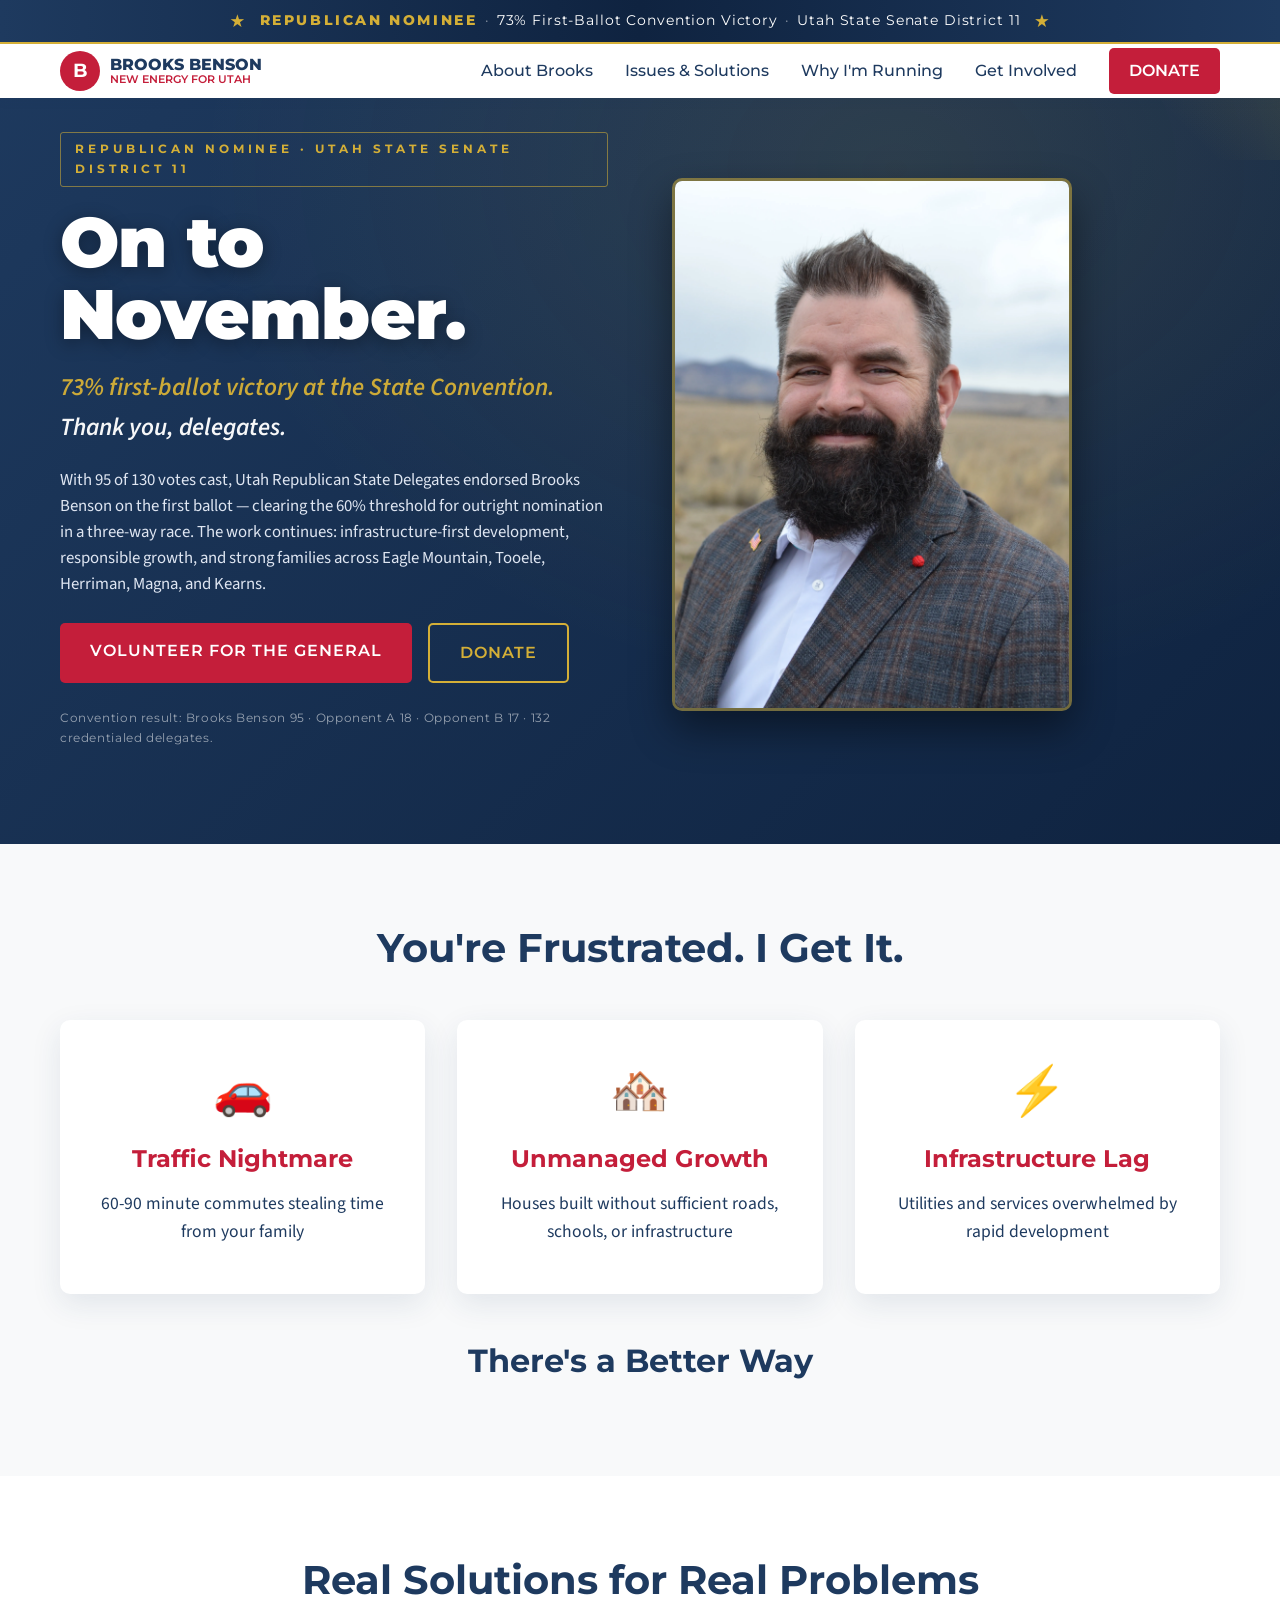
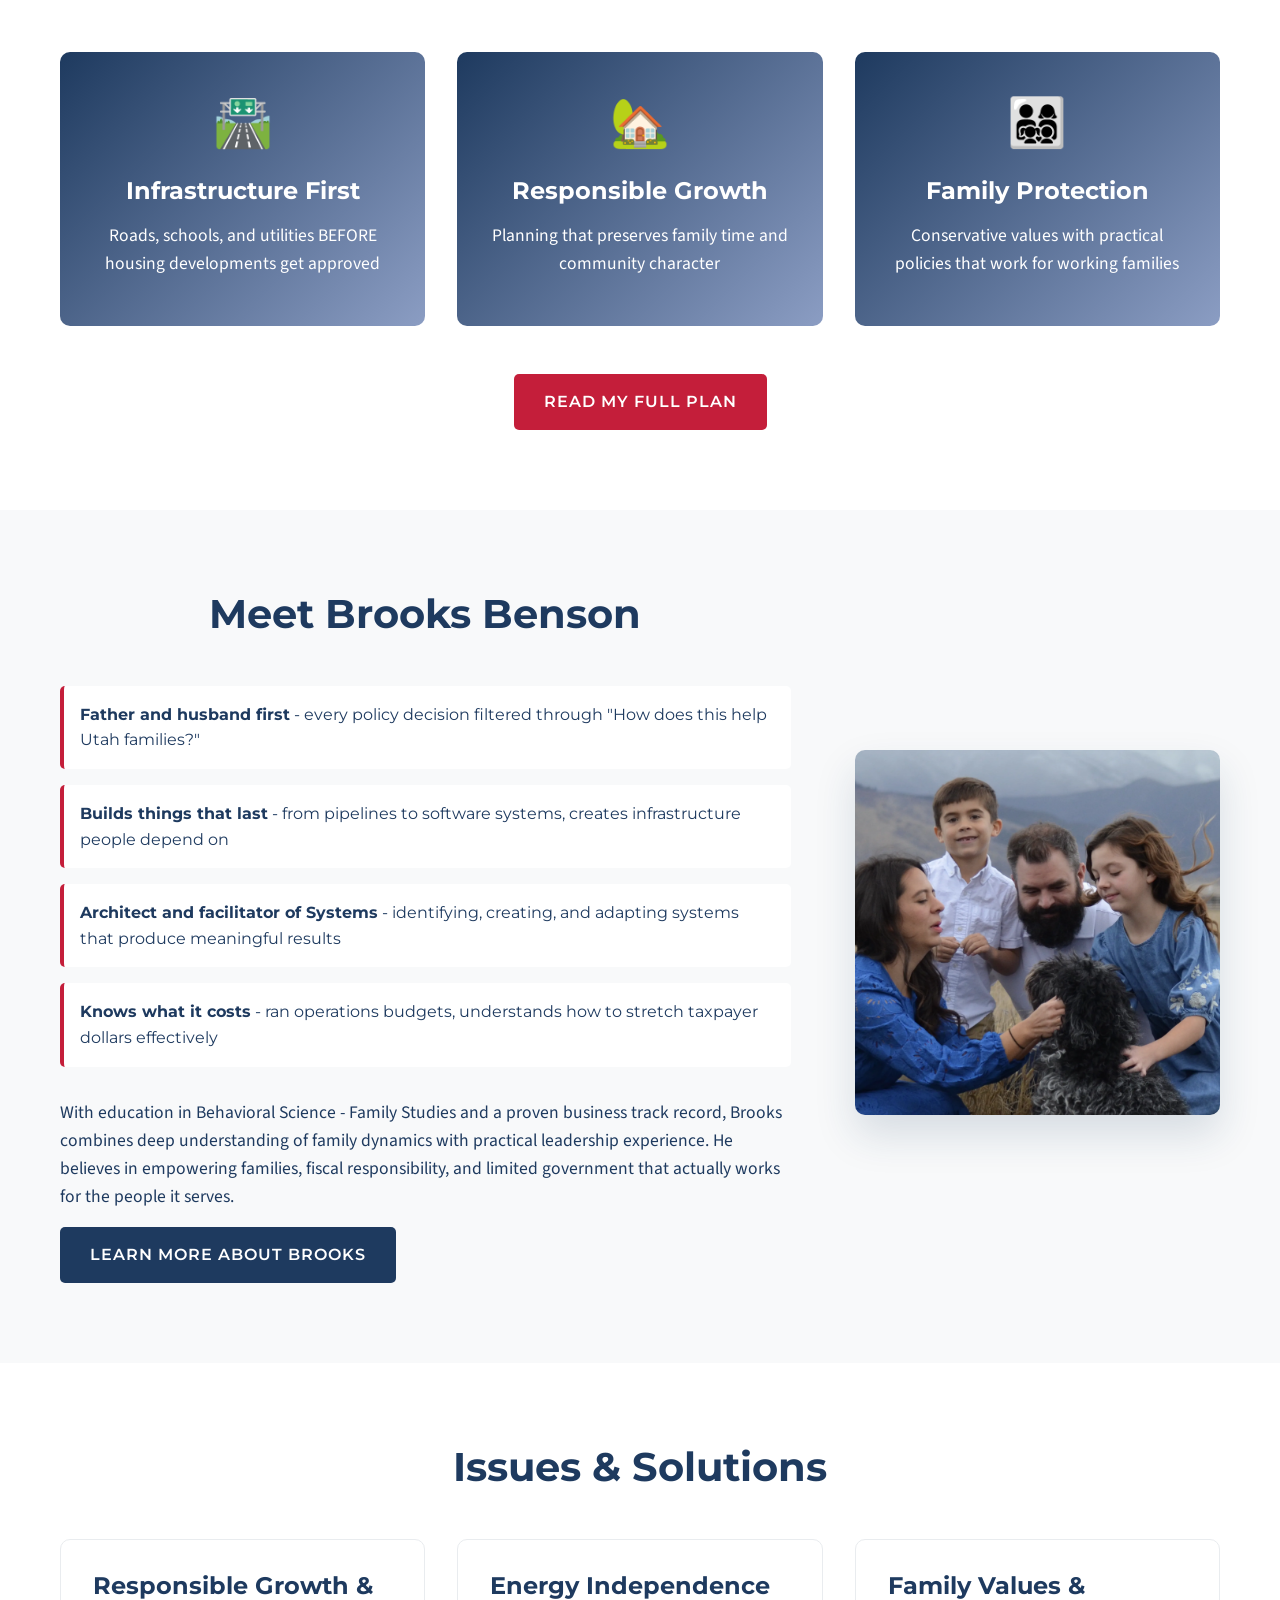
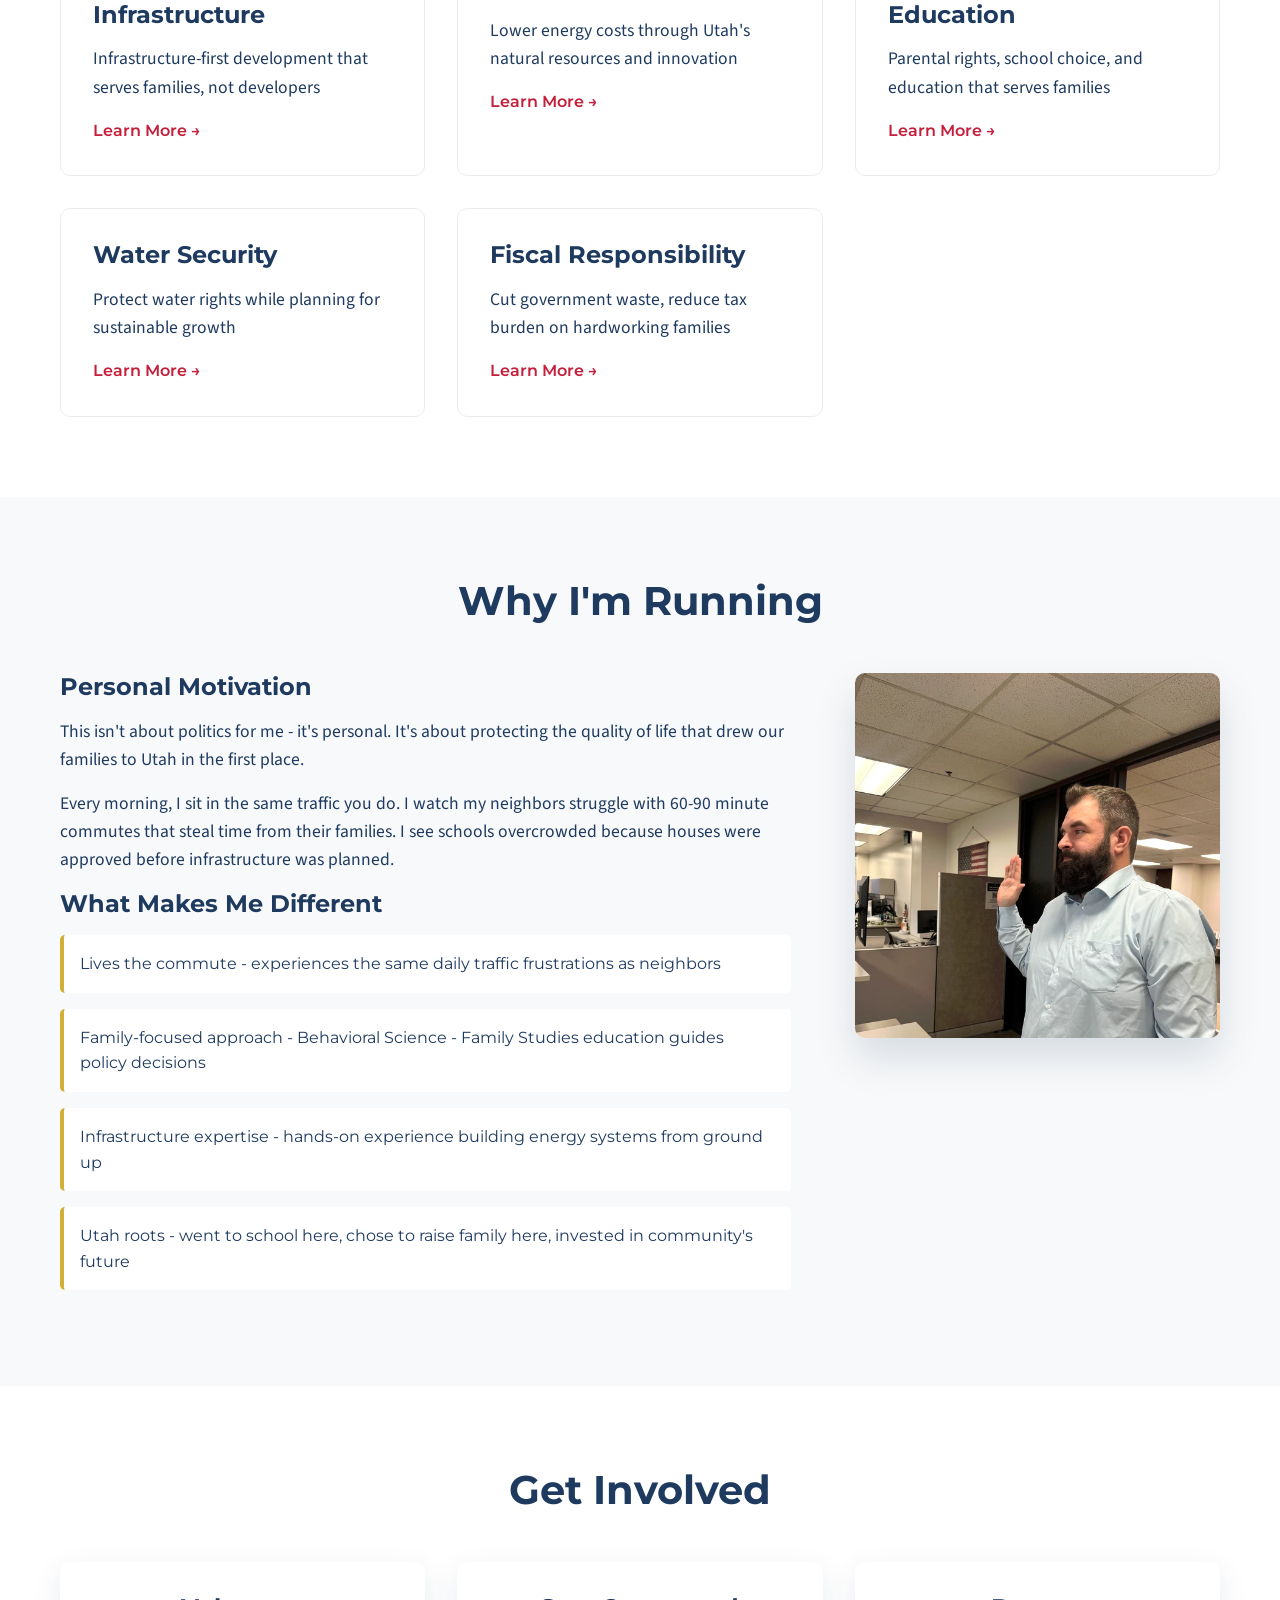
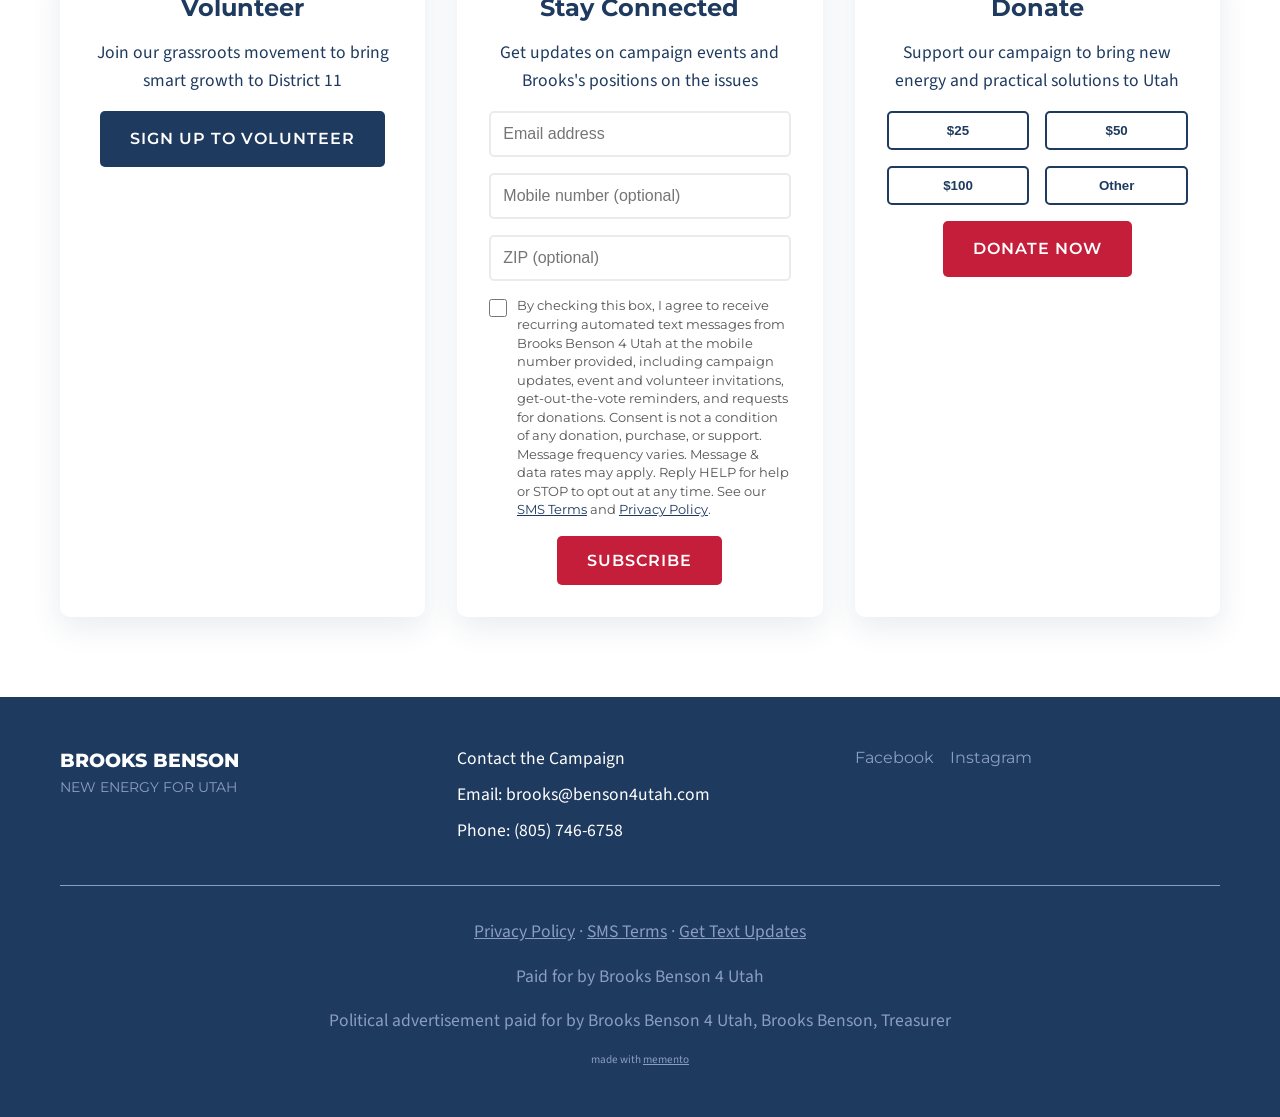
<file: index.html>
<!DOCTYPE html>
<html lang="en">
<head>
    <meta charset="UTF-8">
    <meta name="viewport" content="width=device-width, initial-scale=1.0">
    <title>Brooks Benson · Republican Nominee · Utah State Senate District 11</title>
    <meta name="description" content="Brooks Benson is the Republican Nominee for Utah State Senate District 11. 73% first-ballot victory at the State Convention. New energy for infrastructure, family values, and responsible growth across Eagle Mountain, Tooele, Herriman, Magna, and Kearns.">
    <meta name="keywords" content="Brooks Benson, Utah Senate, District 11, Republican, Eagle Mountain, Tooele, Herriman, conservative, family values">
    <meta name="author" content="Brooks Benson for Utah Senate">
    <meta name="robots" content="index, follow">
    <meta name="theme-color" content="#c41e3a">
    <link rel="canonical" href="https://benson4utah.com/">

    <!-- Open Graph / Facebook / iMessage / LinkedIn -->
    <meta property="og:type" content="website">
    <meta property="og:url" content="https://benson4utah.com/">
    <meta property="og:title" content="Brooks Benson · Republican Nominee · Utah State Senate District 11">
    <meta property="og:description" content="73% first-ballot victory at the State Convention. On to November.">
    <meta property="og:image" content="https://benson4utah.com/images/brooks-outside.jpg">
    <meta property="og:image:width" content="1200">
    <meta property="og:image:height" content="630">
    <meta property="og:site_name" content="Brooks Benson for Utah Senate">

    <!-- Twitter Card -->
    <meta name="twitter:card" content="summary_large_image">
    <meta name="twitter:url" content="https://benson4utah.com/">
    <meta name="twitter:title" content="Brooks Benson · Republican Nominee · Utah State Senate District 11">
    <meta name="twitter:description" content="73% first-ballot victory at the State Convention. On to November.">
    <meta name="twitter:image" content="https://benson4utah.com/images/brooks-outside.jpg">

    <link rel="icon" type="image/svg+xml" href="favicon.svg">
    <link rel="apple-touch-icon" href="images/apple-touch-icon.png">
    <link rel="preconnect" href="https://fonts.googleapis.com">
    <link rel="preconnect" href="https://fonts.gstatic.com" crossorigin>
    <link href="https://fonts.googleapis.com/css2?family=Montserrat:wght@400;500;600;700;800&family=Source+Sans+Pro:wght@300;400;600&display=swap" rel="stylesheet">
    <link rel="stylesheet" href="styles.css?v=3">
    <script src="config.js"></script>

    <!-- Structured Data for SEO -->
    <script type="application/ld+json">
    {
        "@context": "https://schema.org",
        "@graph": [
            {
                "@type": "WebSite",
                "@id": "https://benson4utah.com/#website",
                "url": "https://benson4utah.com/",
                "name": "Brooks Benson for Utah Senate",
                "description": "Official campaign website for Brooks Benson, Republican candidate for Utah Senate District 11",
                "publisher": {"@id": "https://benson4utah.com/#organization"}
            },
            {
                "@type": "Organization",
                "@id": "https://benson4utah.com/#organization",
                "name": "Brooks Benson for Utah Senate",
                "url": "https://benson4utah.com/",
                "logo": "https://benson4utah.com/favicon.svg",
                "image": "https://benson4utah.com/images/social-share.jpg",
                "email": "brooks@benson4utah.com",
                "telephone": "(805) 746-6758",
                "sameAs": [
                    "https://www.facebook.com/profile.php?id=100068498047572"
                ]
            },
            {
                "@type": "Person",
                "@id": "https://benson4utah.com/#person",
                "name": "Brooks Benson",
                "jobTitle": "Candidate for Utah Senate District 11",
                "description": "Republican candidate for Utah Senate District 11. Business consultant, family man, and conservative leader.",
                "image": "https://benson4utah.com/images/brooks-outside.webp",
                "sameAs": [
                    "https://www.facebook.com/profile.php?id=100068498047572"
                ]
            }
        ]
    }
    </script>
</head>
<body>
    <!-- Convention Victory Ribbon (site-wide identity strip) -->
    <div class="victory-ribbon" role="status" aria-label="Republican Nominee announcement">
        <div class="victory-ribbon-inner">
            <span class="victory-star" aria-hidden="true">★</span>
            <span class="victory-text">
                <strong>REPUBLICAN NOMINEE</strong>
                <span class="victory-divider" aria-hidden="true">·</span>
                73% First-Ballot Convention Victory
                <span class="victory-divider" aria-hidden="true">·</span>
                <span class="victory-district">Utah State Senate District 11</span>
            </span>
            <span class="victory-star" aria-hidden="true">★</span>
        </div>
    </div>

    <!-- Header Navigation -->
    <header class="header">
        <nav class="nav-container">
            <div class="logo">
                <div style="width: 40px; height: 40px; background: var(--conservative-red); border-radius: 50%; display: flex; align-items: center; justify-content: center; color: white; font-weight: bold; font-size: 1.2rem; margin-right: 10px;">B</div>
                <div class="logo-text">
                    <span class="name">BROOKS BENSON</span>
                    <span class="tagline">NEW ENERGY FOR UTAH</span>
                </div>
            </div>
            
            <div class="nav-menu" id="nav-menu">
                <a href="#about" class="nav-link">About Brooks</a>
                <a href="#issues" class="nav-link">Issues & Solutions</a>
                <a href="#why-running" class="nav-link">Why I'm Running</a>
                <a href="#get-involved" class="nav-link">Get Involved</a>
                <a href="javascript:void(0)" onclick="openDonationPage(null, WINRED_CONFIG.sourceCodes.navbar)" class="nav-link donate-btn">DONATE</a>
            </div>
            
            <div class="hamburger" id="hamburger">
                <span></span>
                <span></span>
                <span></span>
            </div>
        </nav>
    </header>

    <!-- Hero Section — Convention Victory edition -->
    <section class="hero hero-victory">
        <div class="hero-content">
            <div class="hero-text">
                <span class="victory-eyebrow">Republican Nominee · Utah State Senate District 11</span>
                <h1>On to November.</h1>
                <p class="hero-subtitle"><em>73% first-ballot victory at the State Convention.</em><br>Thank you, delegates.</p>
                <p class="hero-description">
                    With 95 of 130 votes cast, Utah Republican State Delegates endorsed Brooks Benson on the
                    first ballot — clearing the 60% threshold for outright nomination in a three-way race.
                    The work continues: infrastructure-first development, responsible growth, and strong
                    families across Eagle Mountain, Tooele, Herriman, Magna, and Kearns.
                </p>
                <div class="hero-buttons">
                    <a href="#get-involved" class="btn btn-primary">Volunteer for the General</a>
                    <a href="javascript:void(0)" onclick="openDonationPage(null, WINRED_CONFIG.sourceCodes.navbar)" class="btn btn-secondary">Donate</a>
                </div>
                <p class="victory-fineprint">Convention result: Brooks Benson 95 · Opponent A 18 · Opponent B 17 · 132 credentialed delegates.</p>
            </div>
            <div class="hero-image">
                <img src="images/brooks-outside.webp" alt="Meet Brooks Benson" style="width: 100%; max-width: 400px; aspect-ratio: 3/4; object-fit: cover; border-radius: 10px;">
            </div>
        </div>
    </section>

    <!-- Problem Statement Section -->
    <section class="problem-statement">
        <div class="container">
            <h2>You're Frustrated. I Get It.</h2>
            <div class="problems-grid">
                <div class="problem-card">
                    <div class="problem-icon">🚗</div>
                    <h3>Traffic Nightmare</h3>
                    <p>60-90 minute commutes stealing time from your family</p>
                </div>
                <div class="problem-card">
                    <div class="problem-icon">🏘️</div>
                    <h3>Unmanaged Growth</h3>
                    <p>Houses built without sufficient roads, schools, or infrastructure</p>
                </div>
                <div class="problem-card">
                    <div class="problem-icon">⚡</div>
                    <h3>Infrastructure Lag</h3>
                    <p>Utilities and services overwhelmed by rapid development</p>
                </div>
            </div>
            <div class="transition-text">
                <h3>There's a Better Way</h3>
            </div>
        </div>
    </section>

    <!-- Solutions Preview -->
    <section class="solutions-preview">
        <div class="container">
            <h2>Real Solutions for Real Problems</h2>
            <div class="solutions-grid">
                <div class="solution-card">
                    <div class="solution-icon">🛣️</div>
                    <h3>Infrastructure First</h3>
                    <p>Roads, schools, and utilities BEFORE housing developments get approved</p>
                </div>
                <div class="solution-card">
                    <div class="solution-icon">🏡</div>
                    <h3>Responsible Growth</h3>
                    <p>Planning that preserves family time and community character</p>
                </div>
                <div class="solution-card">
                    <div class="solution-icon">👨‍👩‍👧‍👦</div>
                    <h3>Family Protection</h3>
                    <p>Conservative values with practical policies that work for working families</p>
                </div>
            </div>
            <div class="cta-center">
                <a href="#issues" class="btn btn-primary">Read My Full Plan</a>
            </div>
        </div>
    </section>

    <!-- About Brooks Teaser -->
    <section class="about-teaser" id="about">
        <div class="container">
            <div class="about-content">
                <div class="about-text">
                    <h2>Meet Brooks Benson</h2>
                    <div class="key-points">
                        <div class="key-point">
                            <strong>Father and husband first</strong> - every policy decision filtered through "How does this help Utah families?"
                        </div>
                        <div class="key-point">
                            <strong>Builds things that last</strong> - from pipelines to software systems, creates infrastructure people depend on
                        </div>
                        <div class="key-point">
                            <strong>Architect and facilitator of Systems</strong> - identifying, creating, and adapting systems that produce meaningful results
                        </div>
                        <div class="key-point">
                            <strong>Knows what it costs</strong> - ran operations budgets, understands how to stretch taxpayer dollars effectively
                        </div>
                    </div>
                    <p class="about-description">
                        With education in Behavioral Science - Family Studies and a proven business track record, 
                        Brooks combines deep understanding of family dynamics with practical leadership 
                        experience. He believes in empowering families, fiscal responsibility, and 
                        limited government that actually works for the people it serves.
                    </p>
                    <a href="#why-running" class="btn btn-secondary">Learn More About Brooks</a>
                </div>
                <div class="about-image">
                    <img src="images/brooks-family.webp" alt="Brooks with his family" style="width: 100%; max-width: 400px; aspect-ratio: 1; object-fit: cover; border-radius: 10px;">
                </div>
            </div>
        </div>
    </section>

    <!-- Issues Overview -->
    <section class="issues-overview" id="issues">
        <div class="container">
            <h2>Issues & Solutions</h2>
            <div class="issues-grid">
                <div class="issue-card">
                    <h3>Responsible Growth & Infrastructure</h3>
                    <p>Infrastructure-first development that serves families, not developers</p>
                    <a href="infrastructure.html" class="issue-link" onclick="trackEvent('issue_click', {issue: 'infrastructure'});">Learn More →</a>
                </div>
                <div class="issue-card">
                    <h3>Energy Independence</h3>
                    <p>Lower energy costs through Utah's natural resources and innovation</p>
                    <a href="energy.html" class="issue-link" onclick="trackEvent('issue_click', {issue: 'energy'});">Learn More →</a>
                </div>
                <div class="issue-card">
                    <h3>Family Values & Education</h3>
                    <p>Parental rights, school choice, and education that serves families</p>
                    <a href="education.html" class="issue-link" onclick="trackEvent('issue_click', {issue: 'education'});">Learn More →</a>
                </div>
                <div class="issue-card">
                    <h3>Water Security</h3>
                    <p>Protect water rights while planning for sustainable growth</p>
                    <a href="water.html" class="issue-link" onclick="trackEvent('issue_click', {issue: 'water'});">Learn More →</a>
                </div>
                <div class="issue-card">
                    <h3>Fiscal Responsibility</h3>
                    <p>Cut government waste, reduce tax burden on hardworking families</p>
                    <a href="fiscal.html" class="issue-link" onclick="trackEvent('issue_click', {issue: 'fiscal'});">Learn More →</a>
                </div>
            </div>
        </div>
    </section>

    <!-- Why I'm Running -->
    <section class="why-running" id="why-running">
        <div class="container">
            <h2>Why I'm Running</h2>
            <div class="why-content">
                <div class="why-text">
                    <h3>Personal Motivation</h3>
                    <p>
                        This isn't about politics for me - it's personal. It's about protecting
                        the quality of life that drew our families to Utah in the first place.
                    </p>
                    <p>
                        Every morning, I sit in the same traffic you do. I watch my neighbors
                        struggle with 60-90 minute commutes that steal time from their families.
                        I see schools overcrowded because houses were approved before infrastructure
                        was planned.
                    </p>
                    
                    <h3>What Makes Me Different</h3>
                    <ul class="difference-list">
                        <li>Lives the commute - experiences the same daily traffic frustrations as neighbors</li>
                        <li>Family-focused approach - Behavioral Science - Family Studies education guides policy decisions</li>
                        <li>Infrastructure expertise - hands-on experience building energy systems from ground up</li>
                        <li>Utah roots - went to school here, chose to raise family here, invested in community's future</li>
                    </ul>
                </div>
                <div class="why-image">
                    <img src="images/brooks-oath.webp" alt="Brooks Benson takes oath" style="width: 100%; max-width: 400px; aspect-ratio: 1; object-fit: cover; border-radius: 10px;">
                </div>
            </div>
        </div>
    </section>

    <!-- Get Involved -->
    <section class="get-involved" id="get-involved">
        <div class="container">
            <h2>Get Involved</h2>
            <div class="involvement-grid">
                <div class="involvement-card">
                    <h3>Volunteer</h3>
                    <p>Join our grassroots movement to bring smart growth to District 11</p>
                    <a href="#volunteer-form" class="btn btn-secondary">Sign Up to Volunteer</a>
                </div>
                <div class="involvement-card">
                    <h3>Stay Connected</h3>
                    <p>Get updates on campaign events and Brooks's positions on the issues</p>
                    <form class="email-signup sms-signup" data-source="home-stay-connected" novalidate>
                        <input type="email" name="email" placeholder="Email address" aria-label="Email address" autocomplete="email" required>
                        <input type="tel" name="phone" placeholder="Mobile number (optional)" aria-label="Mobile number (optional)" autocomplete="tel-national" inputmode="tel">
                        <input type="text" name="zip" placeholder="ZIP (optional)" aria-label="ZIP code (optional)" autocomplete="postal-code" inputmode="numeric" maxlength="5">
                        <input type="text" name="website" class="honeypot" tabindex="-1" autocomplete="off">
                        <label class="sms-consent">
                            <input type="checkbox" name="sms_consent" value="yes">
                            <span class="sms-consent-text">By checking this box, I agree to receive recurring automated text messages from Brooks Benson 4 Utah at the mobile number provided, including campaign updates, event and volunteer invitations, get-out-the-vote reminders, and requests for donations. Consent is not a condition of any donation, purchase, or support. Message frequency varies. Message &amp; data rates may apply. Reply HELP for help or STOP to opt out at any time. See our <a href="sms-terms.html">SMS Terms</a> and <a href="privacy.html">Privacy Policy</a>.</span>
                        </label>
                        <p class="form-error" role="alert" hidden></p>
                        <button type="submit" class="btn btn-primary">Subscribe</button>
                    </form>
                </div>
                <div class="involvement-card">
                    <h3>Donate</h3>
                    <p>Support our campaign to bring new energy and practical solutions to Utah</p>
                    <div class="donation-amounts">
                        <button class="amount-btn" onclick="openDonationPage(25, WINRED_CONFIG.sourceCodes.getInvolved)">$25</button>
                        <button class="amount-btn" onclick="openDonationPage(50, WINRED_CONFIG.sourceCodes.getInvolved)">$50</button>
                        <button class="amount-btn" onclick="openDonationPage(100, WINRED_CONFIG.sourceCodes.getInvolved)">$100</button>
                        <button class="amount-btn" onclick="openDonationPage(null, WINRED_CONFIG.sourceCodes.getInvolved)">Other</button>
                    </div>
                    <a href="javascript:void(0)" onclick="openDonationPage(null, WINRED_CONFIG.sourceCodes.getInvolved)" class="btn btn-primary">Donate Now</a>
                </div>
            </div>
        </div>
    </section>

    <!-- Volunteer Modal -->
    <div id="volunteer-modal" class="modal-overlay">
        <div class="modal-content">
            <button class="modal-close" onclick="closeVolunteerModal()">&times;</button>
            <h2>Volunteer for the Campaign</h2>
            <p class="modal-intro">Join our grassroots movement to bring smart growth to District 11</p>
            <form class="volunteer-form" id="volunteerForm">
                <div class="form-row">
                    <div class="form-group">
                        <label for="vol-name">Name *</label>
                        <input type="text" id="vol-name" name="name" required>
                    </div>
                    <div class="form-group">
                        <label for="vol-email">Email *</label>
                        <input type="email" id="vol-email" name="email" required>
                    </div>
                </div>
                <div class="form-row">
                    <div class="form-group">
                        <label for="vol-phone">Phone *</label>
                        <input type="tel" id="vol-phone" name="phone" aria-describedby="vol-phone-hint" required>
                        <small class="field-hint" id="vol-phone-hint">So an organizer can call you about shifts.</small>
                    </div>
                    <div class="form-group">
                        <label for="vol-location">City/Zip *</label>
                        <input type="text" id="vol-location" name="location" placeholder="e.g., Eagle Mountain or 84005" required>
                    </div>
                </div>
                <div class="form-group">
                    <label class="sms-consent">
                        <input type="checkbox" name="sms_consent" value="yes">
                        <span class="sms-consent-text">By checking this box, I agree to receive recurring automated text messages from Brooks Benson 4 Utah at the mobile number provided, including campaign updates, event and volunteer invitations, get-out-the-vote reminders, and requests for donations. Consent is not a condition of any donation, purchase, or support. Message frequency varies. Message &amp; data rates may apply. Reply HELP for help or STOP to opt out at any time. See our <a href="sms-terms.html">SMS Terms</a> and <a href="privacy.html">Privacy Policy</a>.</span>
                    </label>
                </div>
                <div class="form-group">
                    <label>Availability (check all that apply)</label>
                    <div class="checkbox-group">
                        <label><input type="checkbox" name="availability" value="Weekdays"> Weekdays</label>
                        <label><input type="checkbox" name="availability" value="Evenings"> Evenings</label>
                        <label><input type="checkbox" name="availability" value="Weekends"> Weekends</label>
                    </div>
                </div>
                <div class="form-group">
                    <label>I'm interested in (check all that apply)</label>
                    <div class="checkbox-group">
                        <label><input type="checkbox" name="interests" value="Door knocking"> Door knocking</label>
                        <label><input type="checkbox" name="interests" value="Phone calls"> Phone calls</label>
                        <label><input type="checkbox" name="interests" value="Sign waving"> Sign waving</label>
                        <label><input type="checkbox" name="interests" value="Events"> Events</label>
                        <label><input type="checkbox" name="interests" value="Data entry"> Data entry</label>
                        <label><input type="checkbox" name="interests" value="Social media"> Social media</label>
                    </div>
                </div>
                <div class="form-group">
                    <label for="vol-comments">Comments (optional)</label>
                    <textarea id="vol-comments" name="comments" rows="3" placeholder="Anything else you'd like us to know?"></textarea>
                </div>
                <input type="text" name="website" class="honeypot" tabindex="-1" autocomplete="off">
                <button type="submit" class="btn btn-primary">Sign Up to Volunteer</button>
            </form>
        </div>
    </div>

    <!-- Footer -->
    <footer class="footer">
        <div class="container">
            <div class="footer-content">
                <div class="footer-logo">
                    <span class="name">BROOKS BENSON</span>
                    <span class="tagline">NEW ENERGY FOR UTAH</span>
                </div>
                <div class="footer-contact">
                    <p>Contact the Campaign</p>
                    <p>Email: brooks@benson4utah.com</p>
                    <p>Phone: (805) 746-6758</p>
                </div>
                <div class="footer-social">
                    <a href="https://www.facebook.com/profile.php?id=100068498047572" class="social-link" target="_blank">Facebook</a>
                    <a href="https://www.instagram.com/brooksbenson4utahsenate" class="social-link" target="_blank">Instagram</a>
                </div>
            </div>
            <div class="footer-legal">
                <p class="footer-policy-links"><a href="privacy.html">Privacy Policy</a> &middot; <a href="sms-terms.html">SMS Terms</a> &middot; <a href="text.html">Get Text Updates</a></p>
                <p>Paid for by Brooks Benson 4 Utah</p>
                <p>Political advertisement paid for by Brooks Benson 4 Utah, Brooks Benson, Treasurer</p>
            </div>
            <p style="text-align:center; font-size:0.7rem; margin-top:1rem; color:var(--mountain-silver); text-transform:lowercase;">made with <a href="https://mnto.dev" style="color:var(--mountain-silver);">memento</a></p>
        </div>
    </footer>

    <script src="sms-consent.js"></script>
    <script src="script.js"></script>
</body>
</html>
</file>
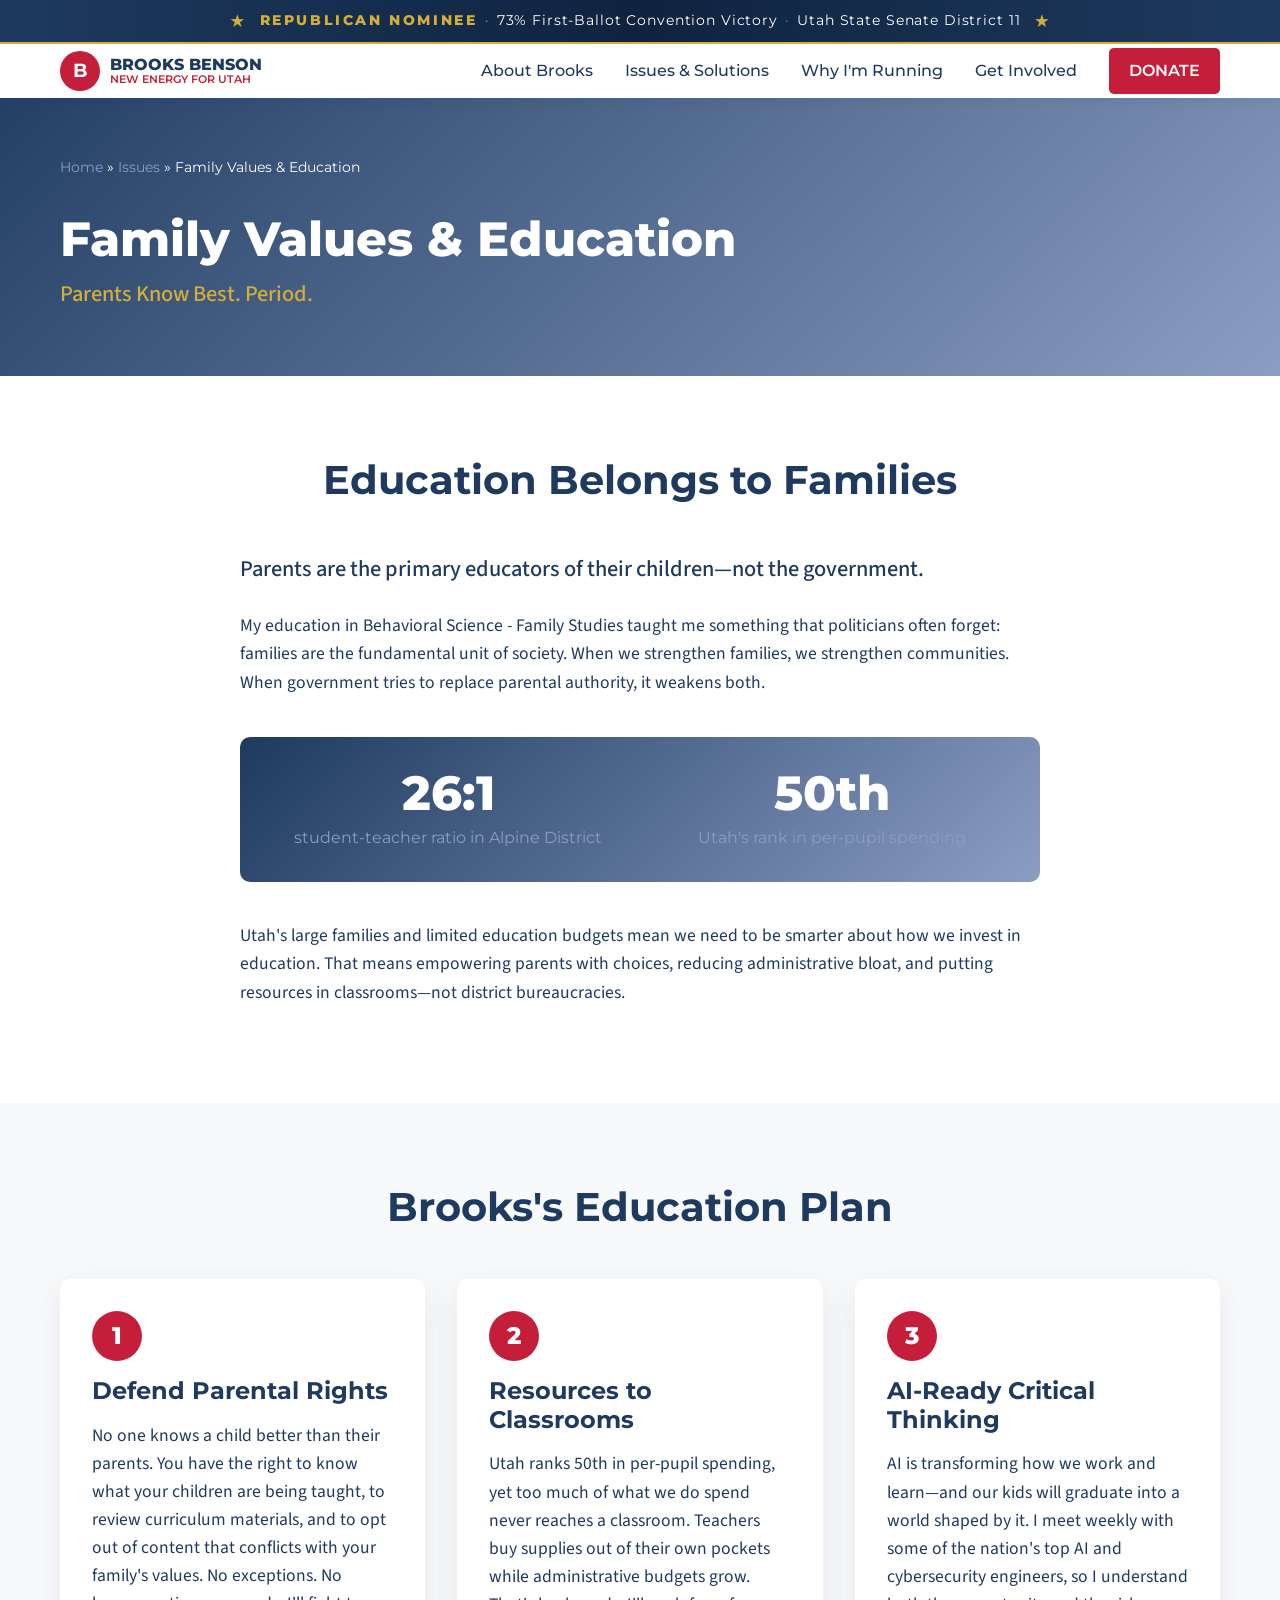
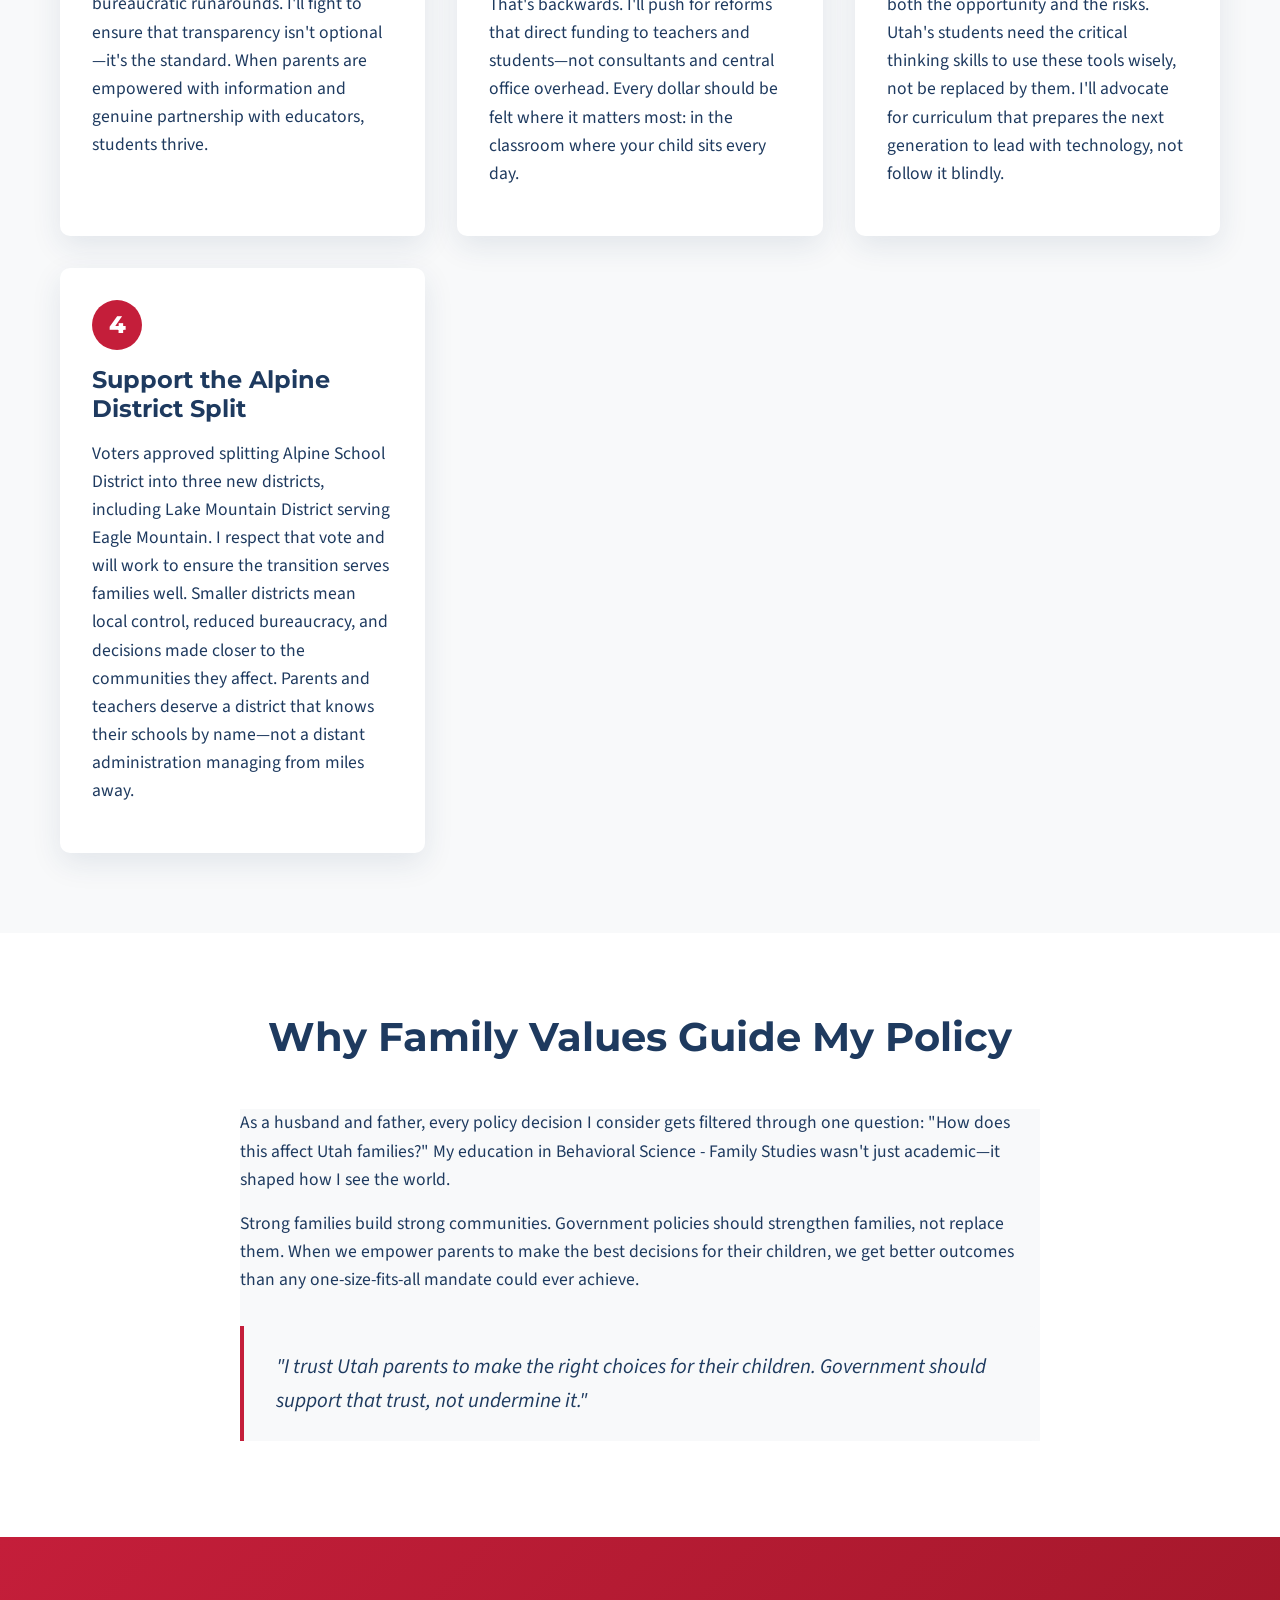
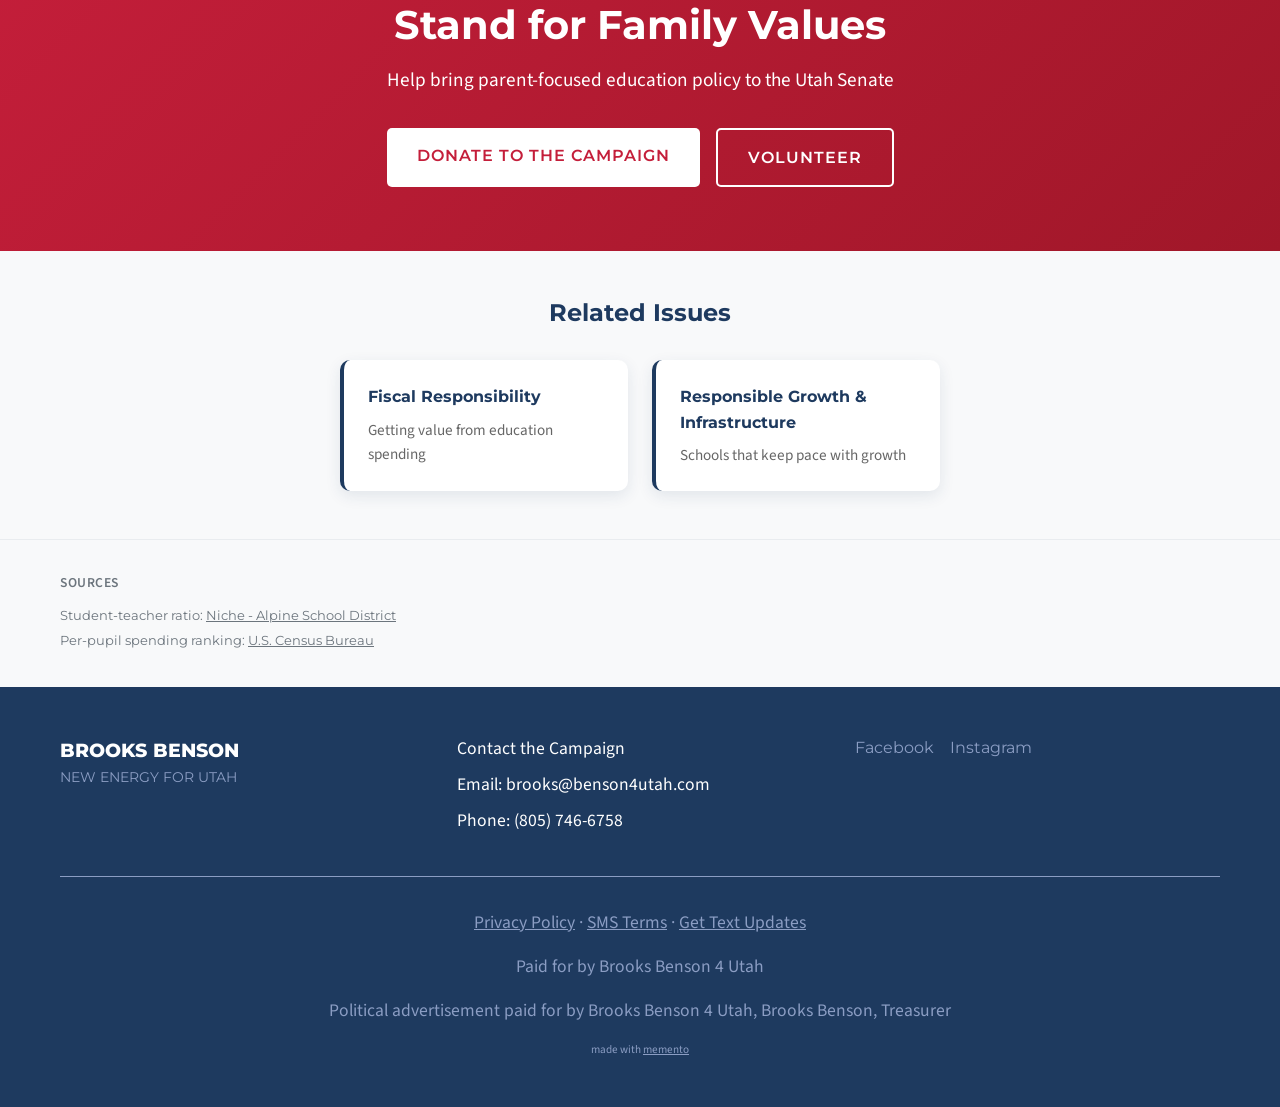
<file: education.html>
<!DOCTYPE html>
<html lang="en">
<head>
    <meta charset="UTF-8">
    <meta name="viewport" content="width=device-width, initial-scale=1.0">
    <title>Family Values & Education | Brooks Benson for Utah Senate</title>
    <meta name="description" content="Brooks Benson's plan for family values and education. Parental rights, school choice, and education that serves Utah families.">
    <meta name="keywords" content="Brooks Benson, education, parental rights, school choice, family values, District 11, Utah schools">
    <meta name="author" content="Brooks Benson for Utah Senate">
    <meta name="robots" content="index, follow">
    <meta name="theme-color" content="#c41e3a">
    <link rel="canonical" href="https://benson4utah.com/education.html">
    <meta property="og:type" content="website">
    <meta property="og:url" content="https://benson4utah.com/education.html">
    <meta property="og:title" content="Family Values & Education | Brooks Benson">
    <meta property="og:description" content="Parental rights, school choice, and education that serves Utah families.">
    <meta property="og:image" content="https://benson4utah.com/images/brooks-outside.jpg">
    <meta property="og:site_name" content="Brooks Benson for Utah Senate">
    <meta name="twitter:card" content="summary_large_image">
    <meta name="twitter:title" content="Family Values & Education | Brooks Benson">
    <meta name="twitter:description" content="Parental rights, school choice, and education that serves Utah families.">
    <meta name="twitter:image" content="https://benson4utah.com/images/brooks-outside.jpg">
    <link rel="icon" type="image/svg+xml" href="favicon.svg">
    <link rel="apple-touch-icon" href="images/apple-touch-icon.png">
    <link rel="preconnect" href="https://fonts.googleapis.com">
    <link rel="preconnect" href="https://fonts.gstatic.com" crossorigin>
    <link href="https://fonts.googleapis.com/css2?family=Montserrat:wght@400;500;600;700;800&family=Source+Sans+Pro:wght@300;400;600&display=swap" rel="stylesheet">
    <link rel="stylesheet" href="styles.css?v=3">
    <script src="config.js"></script>
</head>
<body>
    <!-- Convention Victory Ribbon (site-wide identity strip) -->
    <div class="victory-ribbon" role="status" aria-label="Republican Nominee announcement">
        <div class="victory-ribbon-inner">
            <span class="victory-star" aria-hidden="true">★</span>
            <span class="victory-text">
                <strong>REPUBLICAN NOMINEE</strong>
                <span class="victory-divider" aria-hidden="true">·</span>
                73% First-Ballot Convention Victory
                <span class="victory-divider" aria-hidden="true">·</span>
                <span class="victory-district">Utah State Senate District 11</span>
            </span>
            <span class="victory-star" aria-hidden="true">★</span>
        </div>
    </div>

    <header class="header">
        <nav class="nav-container">
            <a href="index.html" class="logo">
                <div style="width: 40px; height: 40px; background: var(--conservative-red); border-radius: 50%; display: flex; align-items: center; justify-content: center; color: white; font-weight: bold; font-size: 1.2rem; margin-right: 10px;">B</div>
                <div class="logo-text">
                    <span class="name">BROOKS BENSON</span>
                    <span class="tagline">NEW ENERGY FOR UTAH</span>
                </div>
            </a>
            <div class="nav-menu" id="nav-menu">
                <a href="index.html#about" class="nav-link">About Brooks</a>
                <a href="index.html#issues" class="nav-link">Issues & Solutions</a>
                <a href="index.html#why-running" class="nav-link">Why I'm Running</a>
                <a href="index.html#get-involved" class="nav-link">Get Involved</a>
                <a href="javascript:void(0)" onclick="openDonationPage(null, WINRED_CONFIG.sourceCodes.navbar)" class="nav-link donate-btn">DONATE</a>
            </div>
            <div class="hamburger" id="hamburger"><span></span><span></span><span></span></div>
        </nav>
    </header>

    <section class="issue-hero">
        <div class="container">
            <nav class="breadcrumb">
                <a href="index.html">Home</a> &raquo; <a href="index.html#issues">Issues</a> &raquo; Family Values & Education
            </nav>
            <h1>Family Values & Education</h1>
            <p class="issue-subtitle">Parents Know Best. Period.</p>
        </div>
    </section>

    <section class="issue-section">
        <div class="container">
            <h2>Education Belongs to Families</h2>
            <div class="issue-content">
                <div class="issue-text">
                    <p class="lead">
                        Parents are the primary educators of their children—not the government.
                    </p>
                    <p>
                        My education in Behavioral Science - Family Studies taught me something that
                        politicians often forget: families are the fundamental unit of society.
                        When we strengthen families, we strengthen communities. When government
                        tries to replace parental authority, it weakens both.
                    </p>

                    <div class="stat-callout">
                        <div class="stat">
                            <span class="stat-number">26:1</span>
                            <span class="stat-label">student-teacher ratio in Alpine District</span>
                        </div>
                        <div class="stat">
                            <span class="stat-number">50th</span>
                            <span class="stat-label">Utah's rank in per-pupil spending</span>
                        </div>
                    </div>

                    <p>
                        Utah's large families and limited education budgets mean we need to be
                        smarter about how we invest in education. That means empowering parents
                        with choices, reducing administrative bloat, and putting resources in
                        classrooms—not district bureaucracies.
                    </p>
                </div>
            </div>
        </div>
    </section>

    <section class="issue-section issue-section-alt">
        <div class="container">
            <h2>Brooks's Education Plan</h2>
            <div class="solution-grid-detailed">
                <div class="solution-item">
                    <div class="solution-icon">1</div>
                    <h3>Defend Parental Rights</h3>
                    <p>
                        No one knows a child better than their parents. You have the right to know
                        what your children are being taught, to review curriculum materials, and
                        to opt out of content that conflicts with your family's values. No exceptions.
                        No bureaucratic runarounds. I'll fight to ensure that transparency isn't
                        optional—it's the standard. When parents are empowered with information
                        and genuine partnership with educators, students thrive.
                    </p>
                </div>
                <div class="solution-item">
                    <div class="solution-icon">2</div>
                    <h3>Resources to Classrooms</h3>
                    <p>
                        Utah ranks 50th in per-pupil spending, yet too much of what we do spend
                        never reaches a classroom. Teachers buy supplies out of their own pockets
                        while administrative budgets grow. That's backwards. I'll push for reforms
                        that direct funding to teachers and students—not consultants and central
                        office overhead. Every dollar should be felt where it matters most: in the
                        classroom where your child sits every day.
                    </p>
                </div>
                <div class="solution-item">
                    <div class="solution-icon">3</div>
                    <h3>AI-Ready Critical Thinking</h3>
                    <p>
                        AI is transforming how we work and learn—and our kids will graduate into
                        a world shaped by it. I meet weekly with some of the nation's top AI and
                        cybersecurity engineers, so I understand both the opportunity and the risks.
                        Utah's students need the critical thinking skills to use these tools wisely,
                        not be replaced by them. I'll advocate for curriculum that prepares the next
                        generation to lead with technology, not follow it blindly.
                    </p>
                </div>
                <div class="solution-item">
                    <div class="solution-icon">4</div>
                    <h3>Support the Alpine District Split</h3>
                    <p>
                        Voters approved splitting Alpine School District into three new districts,
                        including Lake Mountain District serving Eagle Mountain. I respect that vote
                        and will work to ensure the transition serves families well. Smaller districts
                        mean local control, reduced bureaucracy, and decisions made closer to the
                        communities they affect. Parents and teachers deserve a district that knows
                        their schools by name—not a distant administration managing from miles away.
                    </p>
                </div>
            </div>
        </div>
    </section>

    <section class="issue-section">
        <div class="container">
            <h2>Why Family Values Guide My Policy</h2>
            <div class="personal-story">
                <p>
                    As a husband and father, every policy decision I consider gets filtered through
                    one question: "How does this affect Utah families?" My education in Behavioral Science - Family Studies wasn't just academic—it shaped how I see the world.
                </p>
                <p>
                    Strong families build strong communities. Government policies should strengthen
                    families, not replace them. When we empower parents to make the best decisions
                    for their children, we get better outcomes than any one-size-fits-all mandate
                    could ever achieve.
                </p>
                <p class="quote">
                    "I trust Utah parents to make the right choices for their children.
                    Government should support that trust, not undermine it."
                </p>
            </div>
        </div>
    </section>

    <section class="issue-cta">
        <div class="container">
            <h2>Stand for Family Values</h2>
            <p>Help bring parent-focused education policy to the Utah Senate</p>
            <div class="cta-buttons">
                <a href="javascript:void(0)" onclick="openDonationPage(null, 'education-page'); trackCTA('donate', 'education-cta');" class="btn btn-primary">Donate to the Campaign</a>
                <a href="index.html#get-involved" onclick="trackCTA('volunteer', 'education-cta');" class="btn btn-secondary">Volunteer</a>
            </div>
        </div>
    </section>

    <section class="related-issues">
        <div class="container">
            <h3>Related Issues</h3>
            <div class="related-grid">
                <a href="fiscal.html" class="related-card" onclick="trackEvent('related_issue_click', {from: 'education', to: 'fiscal'});">
                    <h4>Fiscal Responsibility</h4>
                    <p>Getting value from education spending</p>
                </a>
                <a href="infrastructure.html" class="related-card" onclick="trackEvent('related_issue_click', {from: 'education', to: 'infrastructure'});">
                    <h4>Responsible Growth & Infrastructure</h4>
                    <p>Schools that keep pace with growth</p>
                </a>
            </div>
        </div>
    </section>

    <!-- Sources -->
    <section class="sources">
        <div class="container">
            <p class="sources-title">Sources</p>
            <ul class="sources-list">
                <li>Student-teacher ratio: <a href="https://www.niche.com/k12/d/alpine-school-district-ut/" target="_blank">Niche - Alpine School District</a></li>
                <li>Per-pupil spending ranking: <a href="https://www.census.gov/data/tables/2022/econ/school-finances/secondary-education-finance.html" target="_blank">U.S. Census Bureau</a></li>
            </ul>
        </div>
    </section>

    <footer class="footer">
        <div class="container">
            <div class="footer-content">
                <div class="footer-logo">
                    <span class="name">BROOKS BENSON</span>
                    <span class="tagline">NEW ENERGY FOR UTAH</span>
                </div>
                <div class="footer-contact">
                    <p>Contact the Campaign</p>
                    <p>Email: brooks@benson4utah.com</p>
                    <p>Phone: (805) 746-6758</p>
                </div>
                <div class="footer-social">
                    <a href="https://www.facebook.com/profile.php?id=100068498047572" class="social-link" target="_blank">Facebook</a>
                    <a href="https://www.instagram.com/brooksbenson4utahsenate" class="social-link" target="_blank">Instagram</a>
                </div>
            </div>
            <div class="footer-legal">
                <p class="footer-policy-links"><a href="privacy.html">Privacy Policy</a> &middot; <a href="sms-terms.html">SMS Terms</a> &middot; <a href="text.html">Get Text Updates</a></p>
                <p>Paid for by Brooks Benson 4 Utah</p>
                <p>Political advertisement paid for by Brooks Benson 4 Utah, Brooks Benson, Treasurer</p>
            </div>
            <p style="text-align:center; font-size:0.7rem; margin-top:1rem; color:var(--mountain-silver); text-transform:lowercase;">made with <a href="https://mnto.dev" style="color:var(--mountain-silver);">memento</a></p>
        </div>
    </footer>

    <script src="script.js"></script>
    <script>trackEvent('issue_page_view', { issue: 'education' });</script>
</body>
</html>
</file>
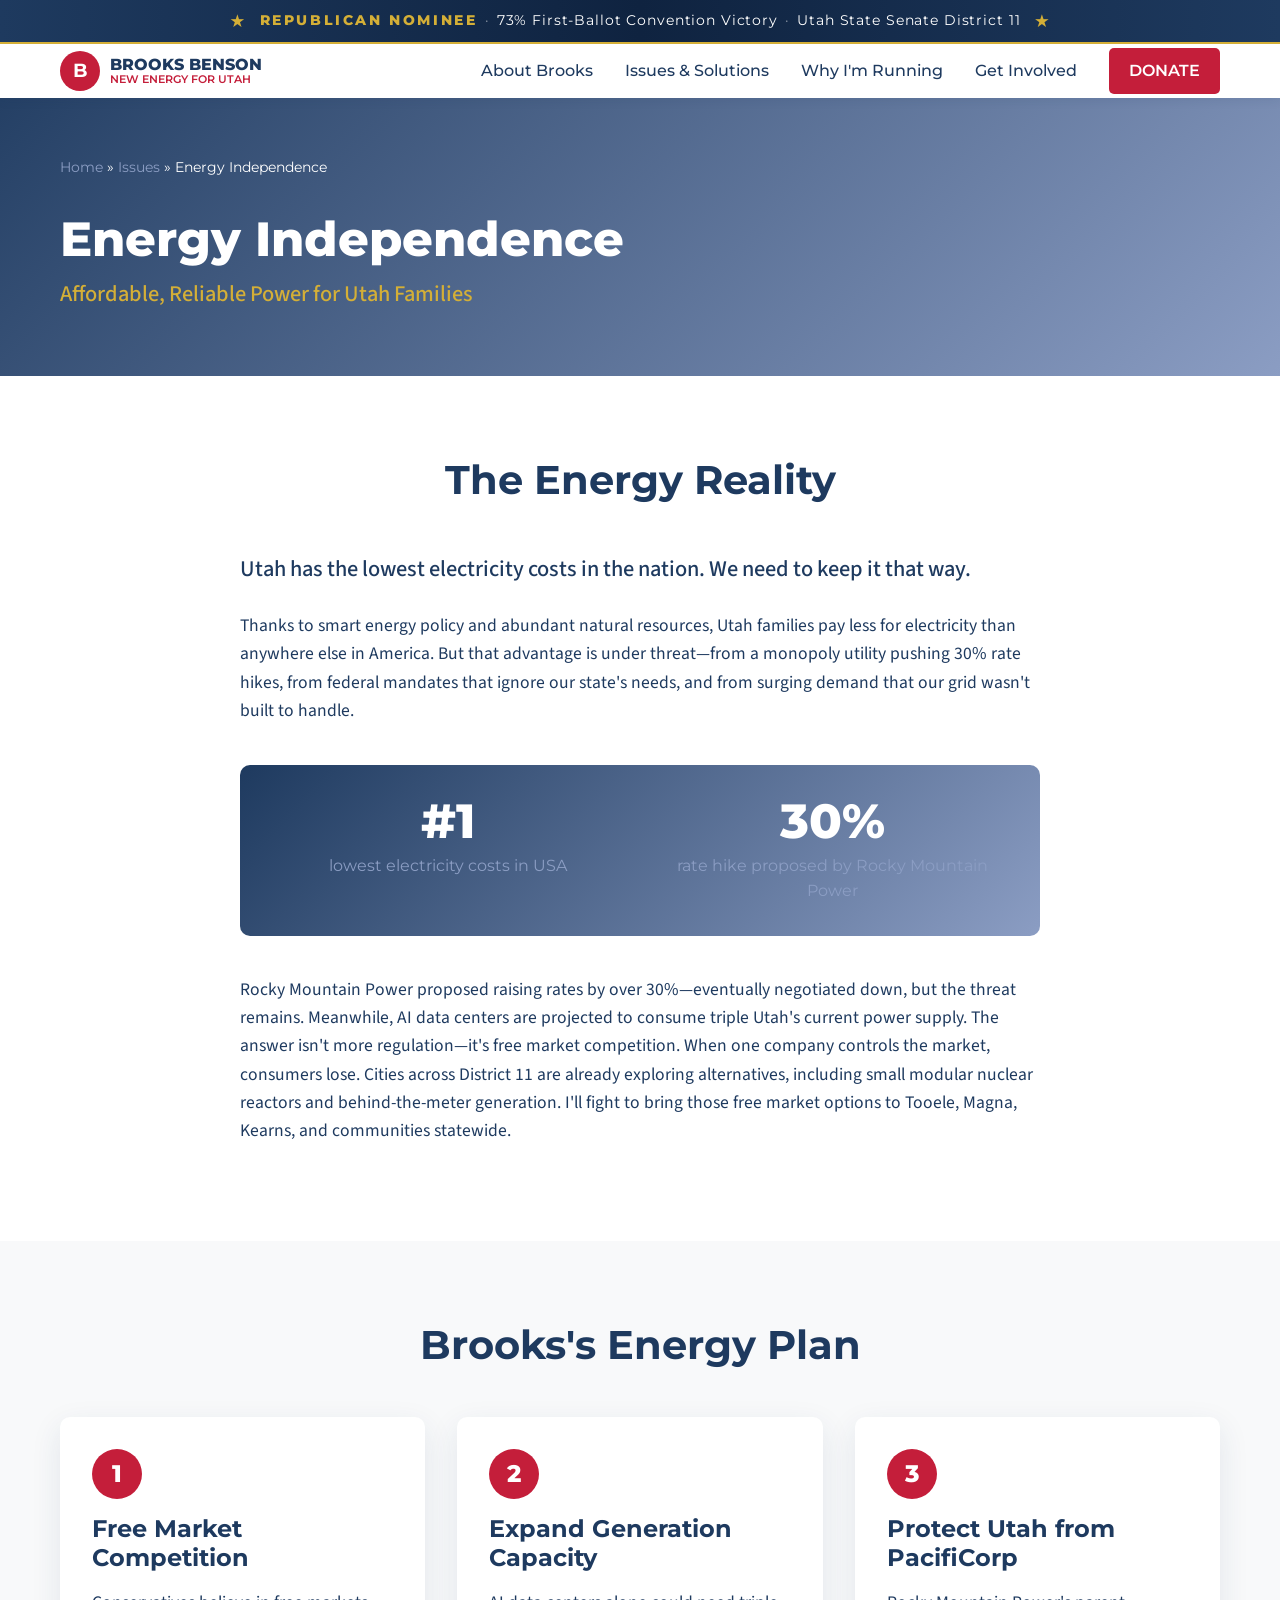
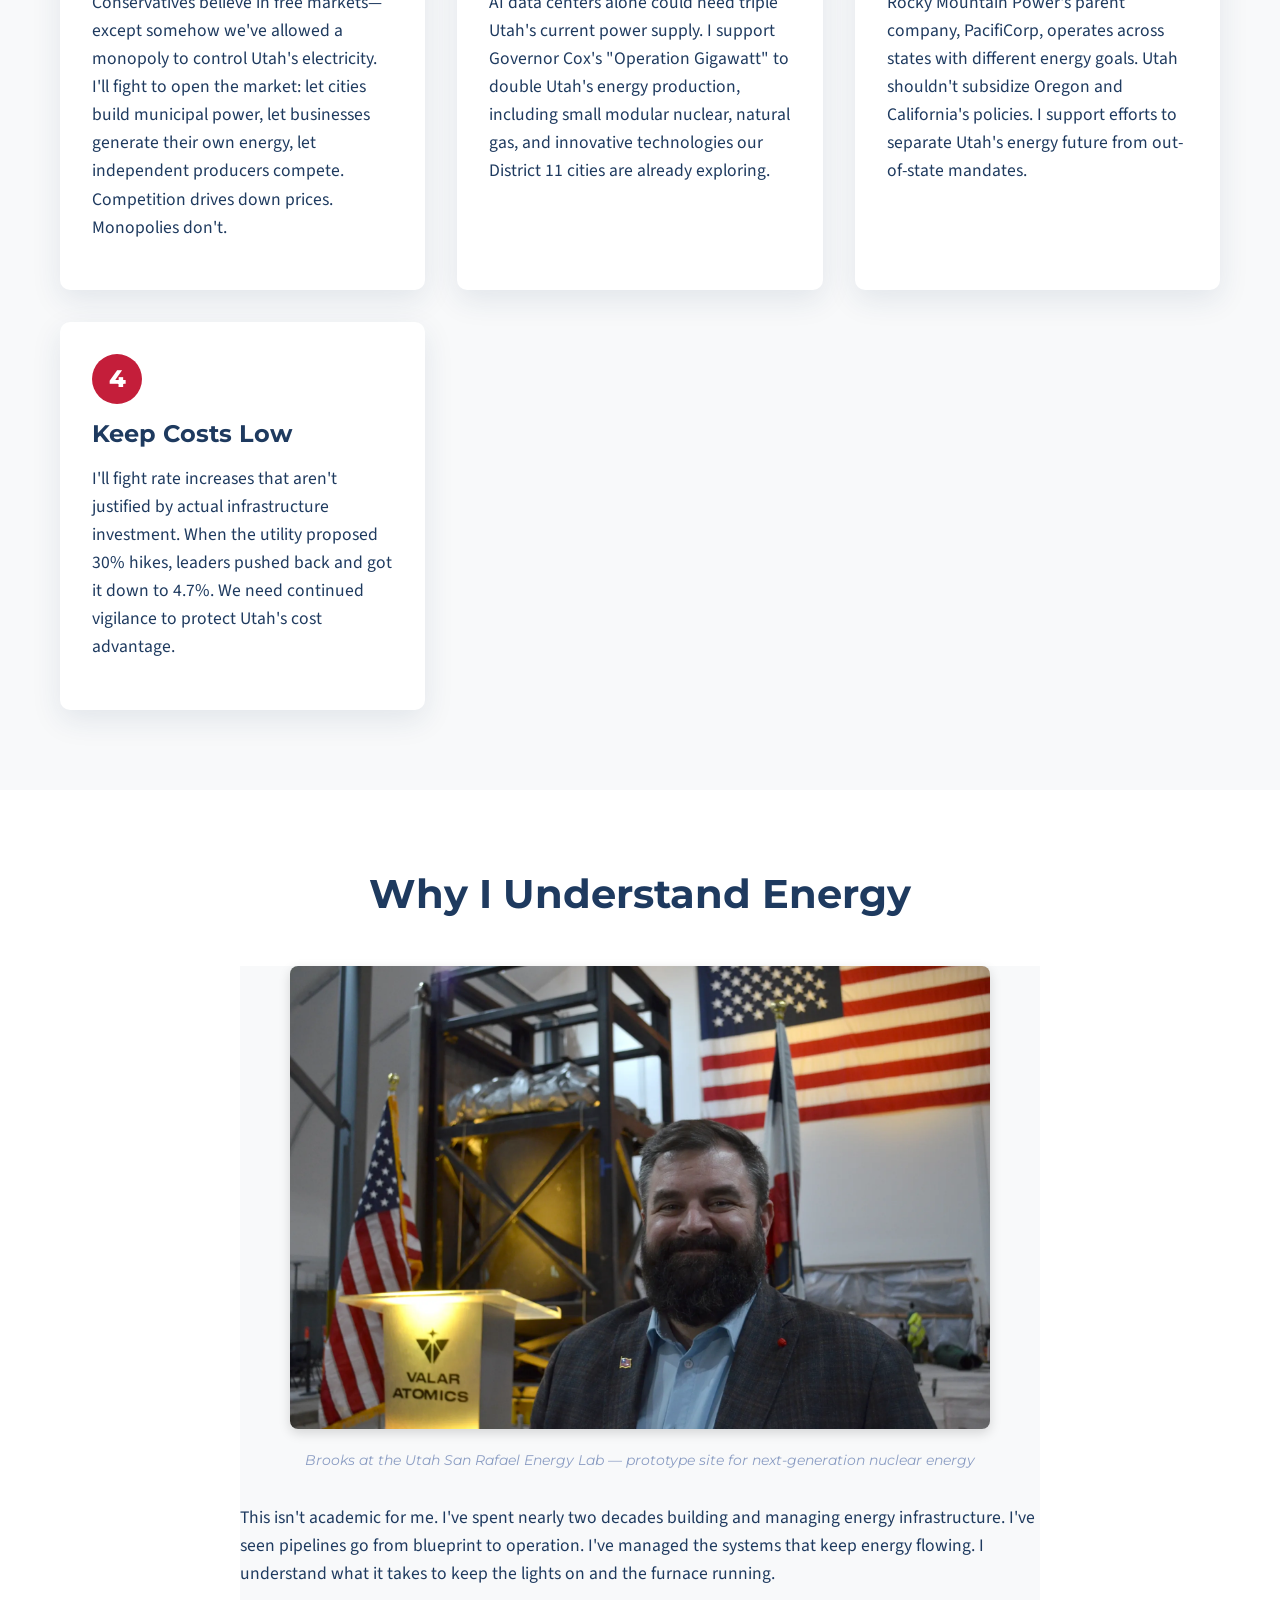
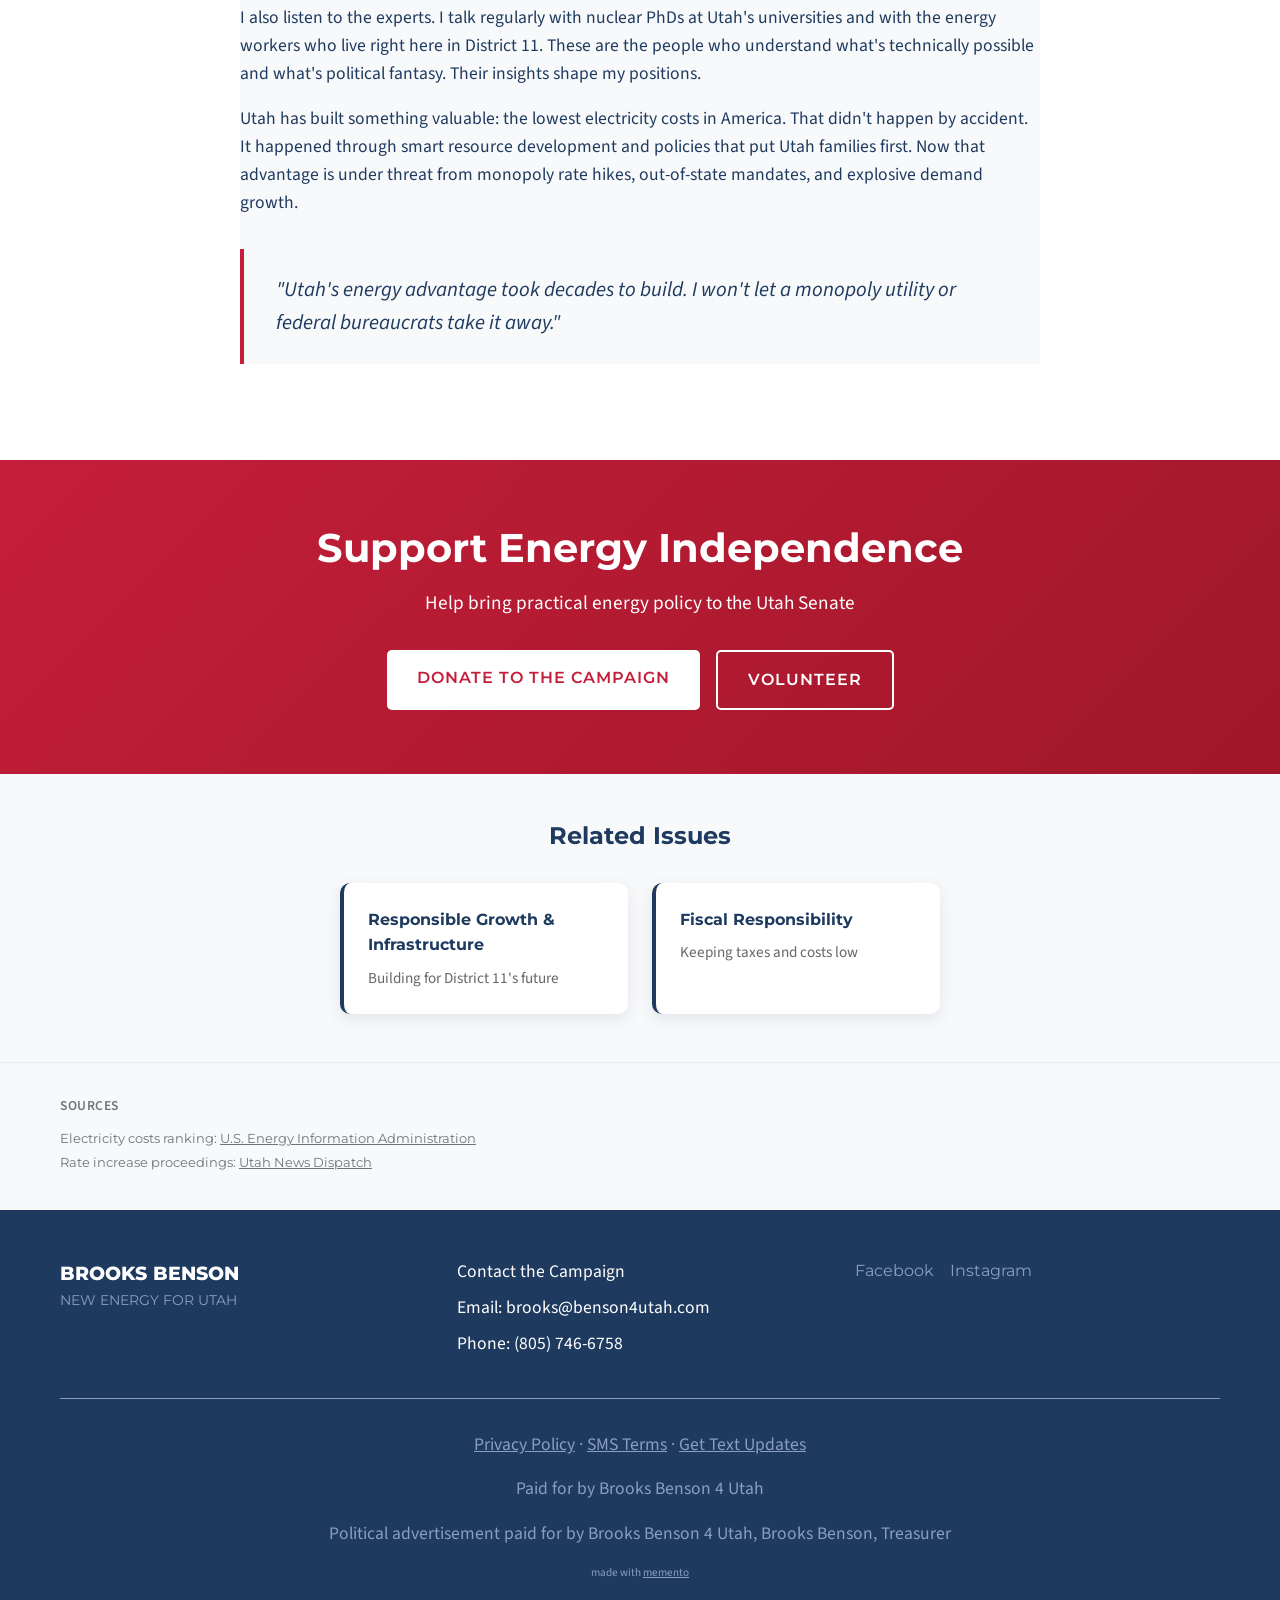
<file: energy.html>
<!DOCTYPE html>
<html lang="en">
<head>
    <meta charset="UTF-8">
    <meta name="viewport" content="width=device-width, initial-scale=1.0">
    <title>Energy Independence | Brooks Benson for Utah Senate</title>
    <meta name="description" content="Brooks Benson's plan for Utah energy independence. Lower costs, reliable power, and responsible resource development.">
    <meta name="keywords" content="Brooks Benson, Utah energy, natural gas, coal, energy costs, District 11, grid reliability">
    <meta name="author" content="Brooks Benson for Utah Senate">
    <meta name="robots" content="index, follow">
    <meta name="theme-color" content="#c41e3a">
    <link rel="canonical" href="https://benson4utah.com/energy.html">
    <meta property="og:type" content="website">
    <meta property="og:url" content="https://benson4utah.com/energy.html">
    <meta property="og:title" content="Energy Independence | Brooks Benson">
    <meta property="og:description" content="Lower costs, reliable power, and responsible resource development for Utah.">
    <meta property="og:image" content="https://benson4utah.com/images/brooks-outside.jpg">
    <meta property="og:site_name" content="Brooks Benson for Utah Senate">
    <meta name="twitter:card" content="summary_large_image">
    <meta name="twitter:title" content="Energy Independence | Brooks Benson">
    <meta name="twitter:description" content="Lower costs, reliable power, and responsible resource development for Utah.">
    <meta name="twitter:image" content="https://benson4utah.com/images/brooks-outside.jpg">
    <link rel="icon" type="image/svg+xml" href="favicon.svg">
    <link rel="apple-touch-icon" href="images/apple-touch-icon.png">
    <link rel="preconnect" href="https://fonts.googleapis.com">
    <link rel="preconnect" href="https://fonts.gstatic.com" crossorigin>
    <link href="https://fonts.googleapis.com/css2?family=Montserrat:wght@400;500;600;700;800&family=Source+Sans+Pro:wght@300;400;600&display=swap" rel="stylesheet">
    <link rel="stylesheet" href="styles.css?v=3">
    <script src="config.js"></script>
</head>
<body>
    <!-- Convention Victory Ribbon (site-wide identity strip) -->
    <div class="victory-ribbon" role="status" aria-label="Republican Nominee announcement">
        <div class="victory-ribbon-inner">
            <span class="victory-star" aria-hidden="true">★</span>
            <span class="victory-text">
                <strong>REPUBLICAN NOMINEE</strong>
                <span class="victory-divider" aria-hidden="true">·</span>
                73% First-Ballot Convention Victory
                <span class="victory-divider" aria-hidden="true">·</span>
                <span class="victory-district">Utah State Senate District 11</span>
            </span>
            <span class="victory-star" aria-hidden="true">★</span>
        </div>
    </div>

    <header class="header">
        <nav class="nav-container">
            <a href="index.html" class="logo">
                <div style="width: 40px; height: 40px; background: var(--conservative-red); border-radius: 50%; display: flex; align-items: center; justify-content: center; color: white; font-weight: bold; font-size: 1.2rem; margin-right: 10px;">B</div>
                <div class="logo-text">
                    <span class="name">BROOKS BENSON</span>
                    <span class="tagline">NEW ENERGY FOR UTAH</span>
                </div>
            </a>
            <div class="nav-menu" id="nav-menu">
                <a href="index.html#about" class="nav-link">About Brooks</a>
                <a href="index.html#issues" class="nav-link">Issues & Solutions</a>
                <a href="index.html#why-running" class="nav-link">Why I'm Running</a>
                <a href="index.html#get-involved" class="nav-link">Get Involved</a>
                <a href="javascript:void(0)" onclick="openDonationPage(null, WINRED_CONFIG.sourceCodes.navbar)" class="nav-link donate-btn">DONATE</a>
            </div>
            <div class="hamburger" id="hamburger"><span></span><span></span><span></span></div>
        </nav>
    </header>

    <section class="issue-hero">
        <div class="container">
            <nav class="breadcrumb">
                <a href="index.html">Home</a> &raquo; <a href="index.html#issues">Issues</a> &raquo; Energy Independence
            </nav>
            <h1>Energy Independence</h1>
            <p class="issue-subtitle">Affordable, Reliable Power for Utah Families</p>
        </div>
    </section>

    <section class="issue-section">
        <div class="container">
            <h2>The Energy Reality</h2>
            <div class="issue-content">
                <div class="issue-text">
                    <p class="lead">
                        Utah has the lowest electricity costs in the nation. We need to keep it that way.
                    </p>
                    <p>
                        Thanks to smart energy policy and abundant natural resources, Utah families pay
                        less for electricity than anywhere else in America. But that advantage is under
                        threat—from a monopoly utility pushing 30% rate hikes, from federal mandates that
                        ignore our state's needs, and from surging demand that our grid wasn't built to handle.
                    </p>

                    <div class="stat-callout">
                        <div class="stat">
                            <span class="stat-number">#1</span>
                            <span class="stat-label">lowest electricity costs in USA</span>
                        </div>
                        <div class="stat">
                            <span class="stat-number">30%</span>
                            <span class="stat-label">rate hike proposed by Rocky Mountain Power</span>
                        </div>
                    </div>

                    <p>
                        Rocky Mountain Power proposed raising rates by over 30%—eventually negotiated down,
                        but the threat remains. Meanwhile, AI data centers are projected to consume triple
                        Utah's current power supply. The answer isn't more regulation—it's free market
                        competition. When one company controls the market, consumers lose. Cities across
                        District 11 are already exploring alternatives, including small modular nuclear
                        reactors and behind-the-meter generation. I'll fight to bring those free market
                        options to Tooele, Magna, Kearns, and communities statewide.
                    </p>
                </div>
            </div>
        </div>
    </section>

    <section class="issue-section issue-section-alt">
        <div class="container">
            <h2>Brooks's Energy Plan</h2>
            <div class="solution-grid-detailed">
                <div class="solution-item">
                    <div class="solution-icon">1</div>
                    <h3>Free Market Competition</h3>
                    <p>
                        Conservatives believe in free markets—except somehow we've allowed a monopoly
                        to control Utah's electricity. I'll fight to open the market: let cities build
                        municipal power, let businesses generate their own energy, let independent
                        producers compete. Competition drives down prices. Monopolies don't.
                    </p>
                </div>
                <div class="solution-item">
                    <div class="solution-icon">2</div>
                    <h3>Expand Generation Capacity</h3>
                    <p>
                        AI data centers alone could need triple Utah's current power supply. I support
                        Governor Cox's "Operation Gigawatt" to double Utah's energy production, including
                        small modular nuclear, natural gas, and innovative technologies our District 11
                        cities are already exploring.
                    </p>
                </div>
                <div class="solution-item">
                    <div class="solution-icon">3</div>
                    <h3>Protect Utah from PacifiCorp</h3>
                    <p>
                        Rocky Mountain Power's parent company, PacifiCorp, operates across states with
                        different energy goals. Utah shouldn't subsidize Oregon and California's policies.
                        I support efforts to separate Utah's energy future from out-of-state mandates.
                    </p>
                </div>
                <div class="solution-item">
                    <div class="solution-icon">4</div>
                    <h3>Keep Costs Low</h3>
                    <p>
                        I'll fight rate increases that aren't justified by actual infrastructure investment.
                        When the utility proposed 30% hikes, leaders pushed back and got it down to 4.7%.
                        We need continued vigilance to protect Utah's cost advantage.
                    </p>
                </div>
            </div>
        </div>
    </section>

    <section class="issue-section">
        <div class="container">
            <h2>Why I Understand Energy</h2>
            <div class="personal-story">
                <figure style="margin: 0 0 2rem 0; text-align: center;">
                    <img src="images/brooks-valar.webp" alt="Brooks Benson at the Utah San Rafael Energy Lab, site of a prototype nuclear reactor" style="width: 100%; max-width: 700px; border-radius: 8px; box-shadow: 0 4px 12px rgba(0,0,0,0.15);" loading="lazy">
                    <figcaption style="margin-top: 0.75rem; font-size: 0.9rem; color: var(--mountain-silver); font-style: italic;">Brooks at the Utah San Rafael Energy Lab — prototype site for next-generation nuclear energy</figcaption>
                </figure>
                <p>
                    This isn't academic for me. I've spent nearly two decades building and managing
                    energy infrastructure. I've seen pipelines go from blueprint to operation. I've
                    managed the systems that keep energy flowing. I understand what it takes to keep
                    the lights on and the furnace running.
                </p>
                <p>
                    I also listen to the experts. I talk regularly with nuclear PhDs at Utah's
                    universities and with the energy workers who live right here in District 11.
                    These are the people who understand what's technically possible and what's
                    political fantasy. Their insights shape my positions.
                </p>
                <p>
                    Utah has built something valuable: the lowest electricity costs in America.
                    That didn't happen by accident. It happened through smart resource development
                    and policies that put Utah families first. Now that advantage is under threat
                    from monopoly rate hikes, out-of-state mandates, and explosive demand growth.
                </p>
                <p class="quote">
                    "Utah's energy advantage took decades to build. I won't let a monopoly utility
                    or federal bureaucrats take it away."
                </p>
            </div>
        </div>
    </section>

    <section class="issue-cta">
        <div class="container">
            <h2>Support Energy Independence</h2>
            <p>Help bring practical energy policy to the Utah Senate</p>
            <div class="cta-buttons">
                <a href="javascript:void(0)" onclick="openDonationPage(null, 'energy-page'); trackCTA('donate', 'energy-cta');" class="btn btn-primary">Donate to the Campaign</a>
                <a href="index.html#get-involved" onclick="trackCTA('volunteer', 'energy-cta');" class="btn btn-secondary">Volunteer</a>
            </div>
        </div>
    </section>

    <section class="related-issues">
        <div class="container">
            <h3>Related Issues</h3>
            <div class="related-grid">
                <a href="infrastructure.html" class="related-card" onclick="trackEvent('related_issue_click', {from: 'energy', to: 'infrastructure'});">
                    <h4>Responsible Growth & Infrastructure</h4>
                    <p>Building for District 11's future</p>
                </a>
                <a href="fiscal.html" class="related-card" onclick="trackEvent('related_issue_click', {from: 'energy', to: 'fiscal'});">
                    <h4>Fiscal Responsibility</h4>
                    <p>Keeping taxes and costs low</p>
                </a>
            </div>
        </div>
    </section>

    <!-- Sources -->
    <section class="sources">
        <div class="container">
            <p class="sources-title">Sources</p>
            <ul class="sources-list">
                <li>Electricity costs ranking: <a href="https://www.eia.gov/todayinenergy/detail.php?id=65244" target="_blank">U.S. Energy Information Administration</a></li>
                <li>Rate increase proceedings: <a href="https://utahnewsdispatch.com/2025/04/29/commission-orders-electricity-rate-increase-a-quarter-of-rocky-mountain-power-proposal/" target="_blank">Utah News Dispatch</a></li>
            </ul>
        </div>
    </section>

    <footer class="footer">
        <div class="container">
            <div class="footer-content">
                <div class="footer-logo">
                    <span class="name">BROOKS BENSON</span>
                    <span class="tagline">NEW ENERGY FOR UTAH</span>
                </div>
                <div class="footer-contact">
                    <p>Contact the Campaign</p>
                    <p>Email: brooks@benson4utah.com</p>
                    <p>Phone: (805) 746-6758</p>
                </div>
                <div class="footer-social">
                    <a href="https://www.facebook.com/profile.php?id=100068498047572" class="social-link" target="_blank">Facebook</a>
                    <a href="https://www.instagram.com/brooksbenson4utahsenate" class="social-link" target="_blank">Instagram</a>
                </div>
            </div>
            <div class="footer-legal">
                <p class="footer-policy-links"><a href="privacy.html">Privacy Policy</a> &middot; <a href="sms-terms.html">SMS Terms</a> &middot; <a href="text.html">Get Text Updates</a></p>
                <p>Paid for by Brooks Benson 4 Utah</p>
                <p>Political advertisement paid for by Brooks Benson 4 Utah, Brooks Benson, Treasurer</p>
            </div>
            <p style="text-align:center; font-size:0.7rem; margin-top:1rem; color:var(--mountain-silver); text-transform:lowercase;">made with <a href="https://mnto.dev" style="color:var(--mountain-silver);">memento</a></p>
        </div>
    </footer>

    <script src="script.js"></script>
    <script>trackEvent('issue_page_view', { issue: 'energy' });</script>
</body>
</html>
</file>
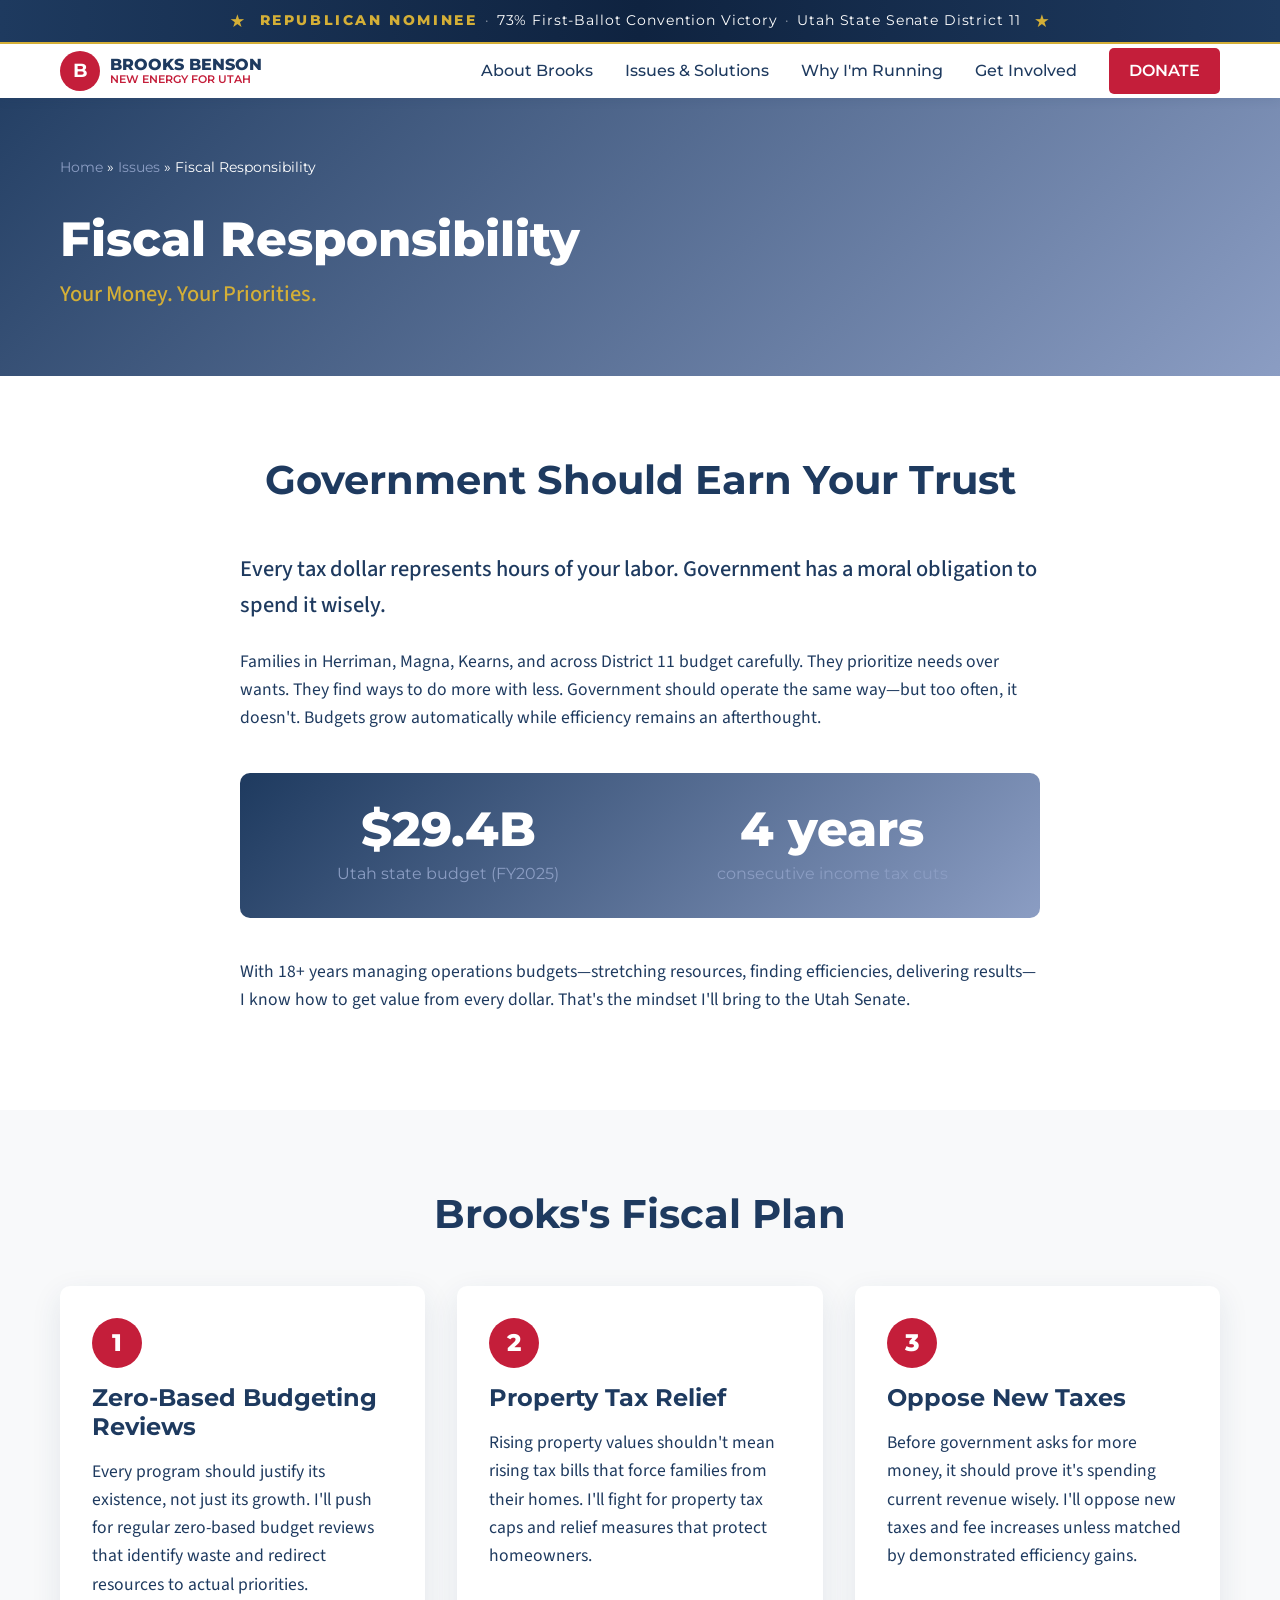
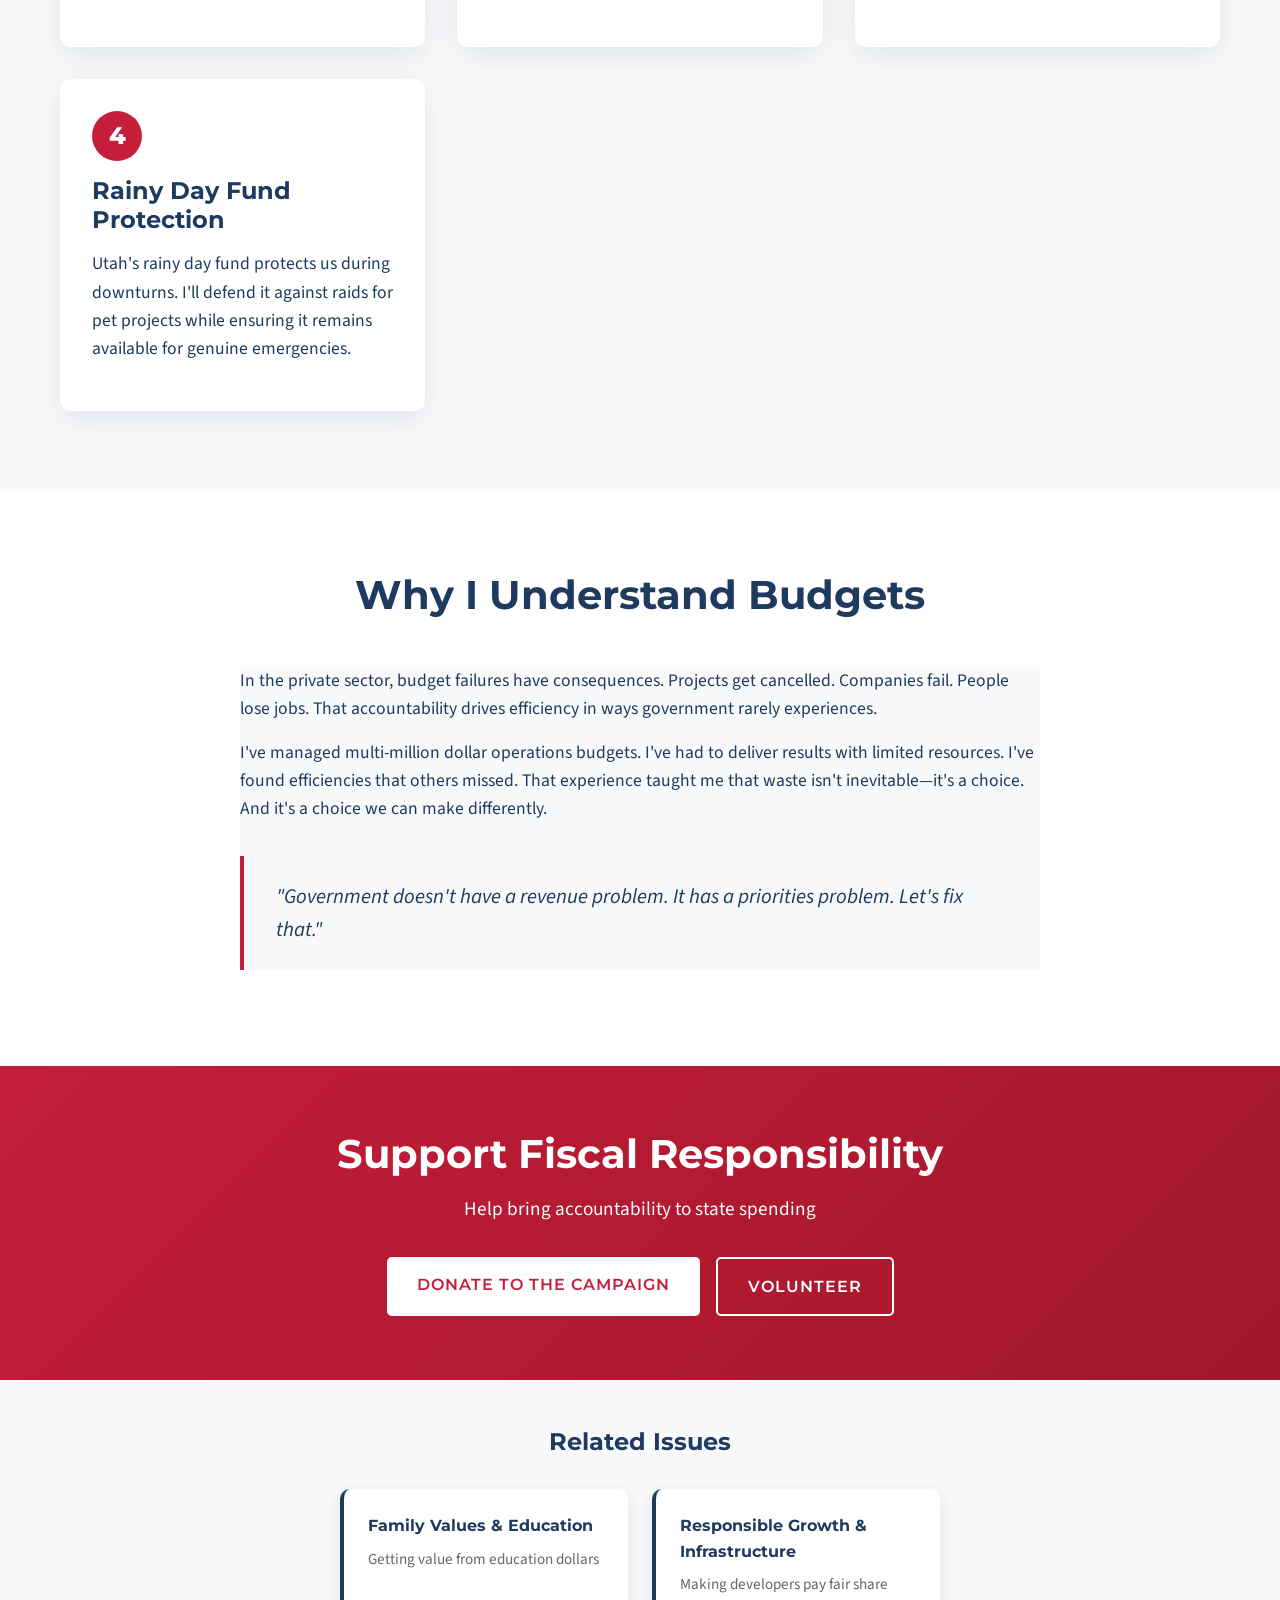
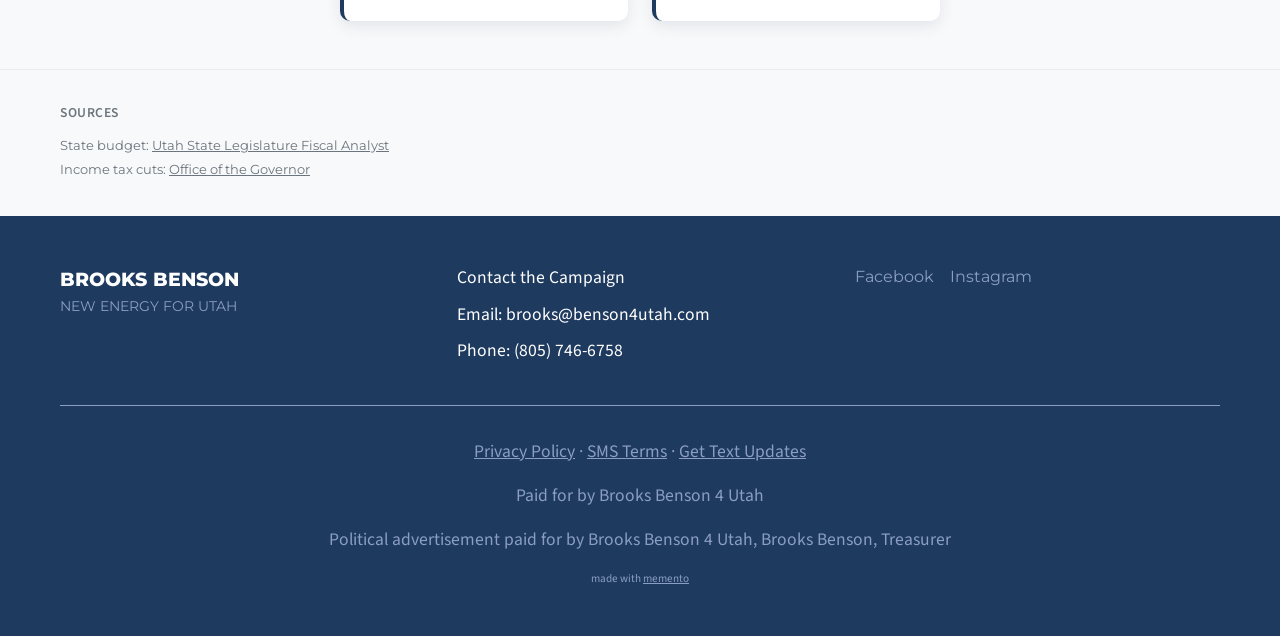
<file: fiscal.html>
<!DOCTYPE html>
<html lang="en">
<head>
    <meta charset="UTF-8">
    <meta name="viewport" content="width=device-width, initial-scale=1.0">
    <title>Fiscal Responsibility | Brooks Benson for Utah Senate</title>
    <meta name="description" content="Brooks Benson's plan for fiscal responsibility. Cut waste, reduce taxes, and make government work for Utah families.">
    <meta name="keywords" content="Brooks Benson, fiscal responsibility, taxes, government spending, District 11, Utah budget">
    <meta name="author" content="Brooks Benson for Utah Senate">
    <meta name="robots" content="index, follow">
    <meta name="theme-color" content="#c41e3a">
    <link rel="canonical" href="https://benson4utah.com/fiscal.html">
    <meta property="og:type" content="website">
    <meta property="og:url" content="https://benson4utah.com/fiscal.html">
    <meta property="og:title" content="Fiscal Responsibility | Brooks Benson">
    <meta property="og:description" content="Cut waste, reduce taxes, and make government work for Utah families.">
    <meta property="og:image" content="https://benson4utah.com/images/brooks-outside.jpg">
    <meta property="og:site_name" content="Brooks Benson for Utah Senate">
    <meta name="twitter:card" content="summary_large_image">
    <meta name="twitter:title" content="Fiscal Responsibility | Brooks Benson">
    <meta name="twitter:description" content="Cut waste, reduce taxes, and make government work for Utah families.">
    <meta name="twitter:image" content="https://benson4utah.com/images/brooks-outside.jpg">
    <link rel="icon" type="image/svg+xml" href="favicon.svg">
    <link rel="apple-touch-icon" href="images/apple-touch-icon.png">
    <link rel="preconnect" href="https://fonts.googleapis.com">
    <link rel="preconnect" href="https://fonts.gstatic.com" crossorigin>
    <link href="https://fonts.googleapis.com/css2?family=Montserrat:wght@400;500;600;700;800&family=Source+Sans+Pro:wght@300;400;600&display=swap" rel="stylesheet">
    <link rel="stylesheet" href="styles.css?v=3">
    <script src="config.js"></script>
</head>
<body>
    <!-- Convention Victory Ribbon (site-wide identity strip) -->
    <div class="victory-ribbon" role="status" aria-label="Republican Nominee announcement">
        <div class="victory-ribbon-inner">
            <span class="victory-star" aria-hidden="true">★</span>
            <span class="victory-text">
                <strong>REPUBLICAN NOMINEE</strong>
                <span class="victory-divider" aria-hidden="true">·</span>
                73% First-Ballot Convention Victory
                <span class="victory-divider" aria-hidden="true">·</span>
                <span class="victory-district">Utah State Senate District 11</span>
            </span>
            <span class="victory-star" aria-hidden="true">★</span>
        </div>
    </div>

    <header class="header">
        <nav class="nav-container">
            <a href="index.html" class="logo">
                <div style="width: 40px; height: 40px; background: var(--conservative-red); border-radius: 50%; display: flex; align-items: center; justify-content: center; color: white; font-weight: bold; font-size: 1.2rem; margin-right: 10px;">B</div>
                <div class="logo-text">
                    <span class="name">BROOKS BENSON</span>
                    <span class="tagline">NEW ENERGY FOR UTAH</span>
                </div>
            </a>
            <div class="nav-menu" id="nav-menu">
                <a href="index.html#about" class="nav-link">About Brooks</a>
                <a href="index.html#issues" class="nav-link">Issues & Solutions</a>
                <a href="index.html#why-running" class="nav-link">Why I'm Running</a>
                <a href="index.html#get-involved" class="nav-link">Get Involved</a>
                <a href="javascript:void(0)" onclick="openDonationPage(null, WINRED_CONFIG.sourceCodes.navbar)" class="nav-link donate-btn">DONATE</a>
            </div>
            <div class="hamburger" id="hamburger"><span></span><span></span><span></span></div>
        </nav>
    </header>

    <section class="issue-hero">
        <div class="container">
            <nav class="breadcrumb">
                <a href="index.html">Home</a> &raquo; <a href="index.html#issues">Issues</a> &raquo; Fiscal Responsibility
            </nav>
            <h1>Fiscal Responsibility</h1>
            <p class="issue-subtitle">Your Money. Your Priorities.</p>
        </div>
    </section>

    <section class="issue-section">
        <div class="container">
            <h2>Government Should Earn Your Trust</h2>
            <div class="issue-content">
                <div class="issue-text">
                    <p class="lead">
                        Every tax dollar represents hours of your labor. Government has a moral
                        obligation to spend it wisely.
                    </p>
                    <p>
                        Families in Herriman, Magna, Kearns, and across District 11 budget carefully.
                        They prioritize needs over wants. They find ways to do more with less.
                        Government should operate the same way—but too often, it doesn't. Budgets
                        grow automatically while efficiency remains an afterthought.
                    </p>

                    <div class="stat-callout">
                        <div class="stat">
                            <span class="stat-number">$29.4B</span>
                            <span class="stat-label">Utah state budget (FY2025)</span>
                        </div>
                        <div class="stat">
                            <span class="stat-number">4 years</span>
                            <span class="stat-label">consecutive income tax cuts</span>
                        </div>
                    </div>

                    <p>
                        With 18+ years managing operations budgets—stretching resources, finding
                        efficiencies, delivering results—I know how to get value from every dollar.
                        That's the mindset I'll bring to the Utah Senate.
                    </p>
                </div>
            </div>
        </div>
    </section>

    <section class="issue-section issue-section-alt">
        <div class="container">
            <h2>Brooks's Fiscal Plan</h2>
            <div class="solution-grid-detailed">
                <div class="solution-item">
                    <div class="solution-icon">1</div>
                    <h3>Zero-Based Budgeting Reviews</h3>
                    <p>
                        Every program should justify its existence, not just its growth. I'll push
                        for regular zero-based budget reviews that identify waste and redirect
                        resources to actual priorities.
                    </p>
                </div>
                <div class="solution-item">
                    <div class="solution-icon">2</div>
                    <h3>Property Tax Relief</h3>
                    <p>
                        Rising property values shouldn't mean rising tax bills that force families
                        from their homes. I'll fight for property tax caps and relief measures
                        that protect homeowners.
                    </p>
                </div>
                <div class="solution-item">
                    <div class="solution-icon">3</div>
                    <h3>Oppose New Taxes</h3>
                    <p>
                        Before government asks for more money, it should prove it's spending
                        current revenue wisely. I'll oppose new taxes and fee increases unless
                        matched by demonstrated efficiency gains.
                    </p>
                </div>
                <div class="solution-item">
                    <div class="solution-icon">4</div>
                    <h3>Rainy Day Fund Protection</h3>
                    <p>
                        Utah's rainy day fund protects us during downturns. I'll defend it against
                        raids for pet projects while ensuring it remains available for genuine
                        emergencies.
                    </p>
                </div>
            </div>
        </div>
    </section>

    <section class="issue-section">
        <div class="container">
            <h2>Why I Understand Budgets</h2>
            <div class="personal-story">
                <p>
                    In the private sector, budget failures have consequences. Projects get cancelled.
                    Companies fail. People lose jobs. That accountability drives efficiency in ways
                    government rarely experiences.
                </p>
                <p>
                    I've managed multi-million dollar operations budgets. I've had to deliver results
                    with limited resources. I've found efficiencies that others missed. That experience
                    taught me that waste isn't inevitable—it's a choice. And it's a choice we can
                    make differently.
                </p>
                <p class="quote">
                    "Government doesn't have a revenue problem. It has a priorities problem.
                    Let's fix that."
                </p>
            </div>
        </div>
    </section>

    <section class="issue-cta">
        <div class="container">
            <h2>Support Fiscal Responsibility</h2>
            <p>Help bring accountability to state spending</p>
            <div class="cta-buttons">
                <a href="javascript:void(0)" onclick="openDonationPage(null, 'fiscal-page'); trackCTA('donate', 'fiscal-cta');" class="btn btn-primary">Donate to the Campaign</a>
                <a href="index.html#get-involved" onclick="trackCTA('volunteer', 'fiscal-cta');" class="btn btn-secondary">Volunteer</a>
            </div>
        </div>
    </section>

    <section class="related-issues">
        <div class="container">
            <h3>Related Issues</h3>
            <div class="related-grid">
                <a href="education.html" class="related-card" onclick="trackEvent('related_issue_click', {from: 'fiscal', to: 'education'});">
                    <h4>Family Values & Education</h4>
                    <p>Getting value from education dollars</p>
                </a>
                <a href="infrastructure.html" class="related-card" onclick="trackEvent('related_issue_click', {from: 'fiscal', to: 'infrastructure'});">
                    <h4>Responsible Growth & Infrastructure</h4>
                    <p>Making developers pay fair share</p>
                </a>
            </div>
        </div>
    </section>

    <!-- Sources -->
    <section class="sources">
        <div class="container">
            <p class="sources-title">Sources</p>
            <ul class="sources-list">
                <li>State budget: <a href="https://le.utah.gov/interim/2024/pdf/00003864.pdf" target="_blank">Utah State Legislature Fiscal Analyst</a></li>
                <li>Income tax cuts: <a href="https://governor.utah.gov/2024/03/14/gov-cox-signs-largest-tax-cut-in-utah-history/" target="_blank">Office of the Governor</a></li>
            </ul>
        </div>
    </section>

    <footer class="footer">
        <div class="container">
            <div class="footer-content">
                <div class="footer-logo">
                    <span class="name">BROOKS BENSON</span>
                    <span class="tagline">NEW ENERGY FOR UTAH</span>
                </div>
                <div class="footer-contact">
                    <p>Contact the Campaign</p>
                    <p>Email: brooks@benson4utah.com</p>
                    <p>Phone: (805) 746-6758</p>
                </div>
                <div class="footer-social">
                    <a href="https://www.facebook.com/profile.php?id=100068498047572" class="social-link" target="_blank">Facebook</a>
                    <a href="https://www.instagram.com/brooksbenson4utahsenate" class="social-link" target="_blank">Instagram</a>
                </div>
            </div>
            <div class="footer-legal">
                <p class="footer-policy-links"><a href="privacy.html">Privacy Policy</a> &middot; <a href="sms-terms.html">SMS Terms</a> &middot; <a href="text.html">Get Text Updates</a></p>
                <p>Paid for by Brooks Benson 4 Utah</p>
                <p>Political advertisement paid for by Brooks Benson 4 Utah, Brooks Benson, Treasurer</p>
            </div>
            <p style="text-align:center; font-size:0.7rem; margin-top:1rem; color:var(--mountain-silver); text-transform:lowercase;">made with <a href="https://mnto.dev" style="color:var(--mountain-silver);">memento</a></p>
        </div>
    </footer>

    <script src="script.js"></script>
    <script>trackEvent('issue_page_view', { issue: 'fiscal' });</script>
</body>
</html>
</file>
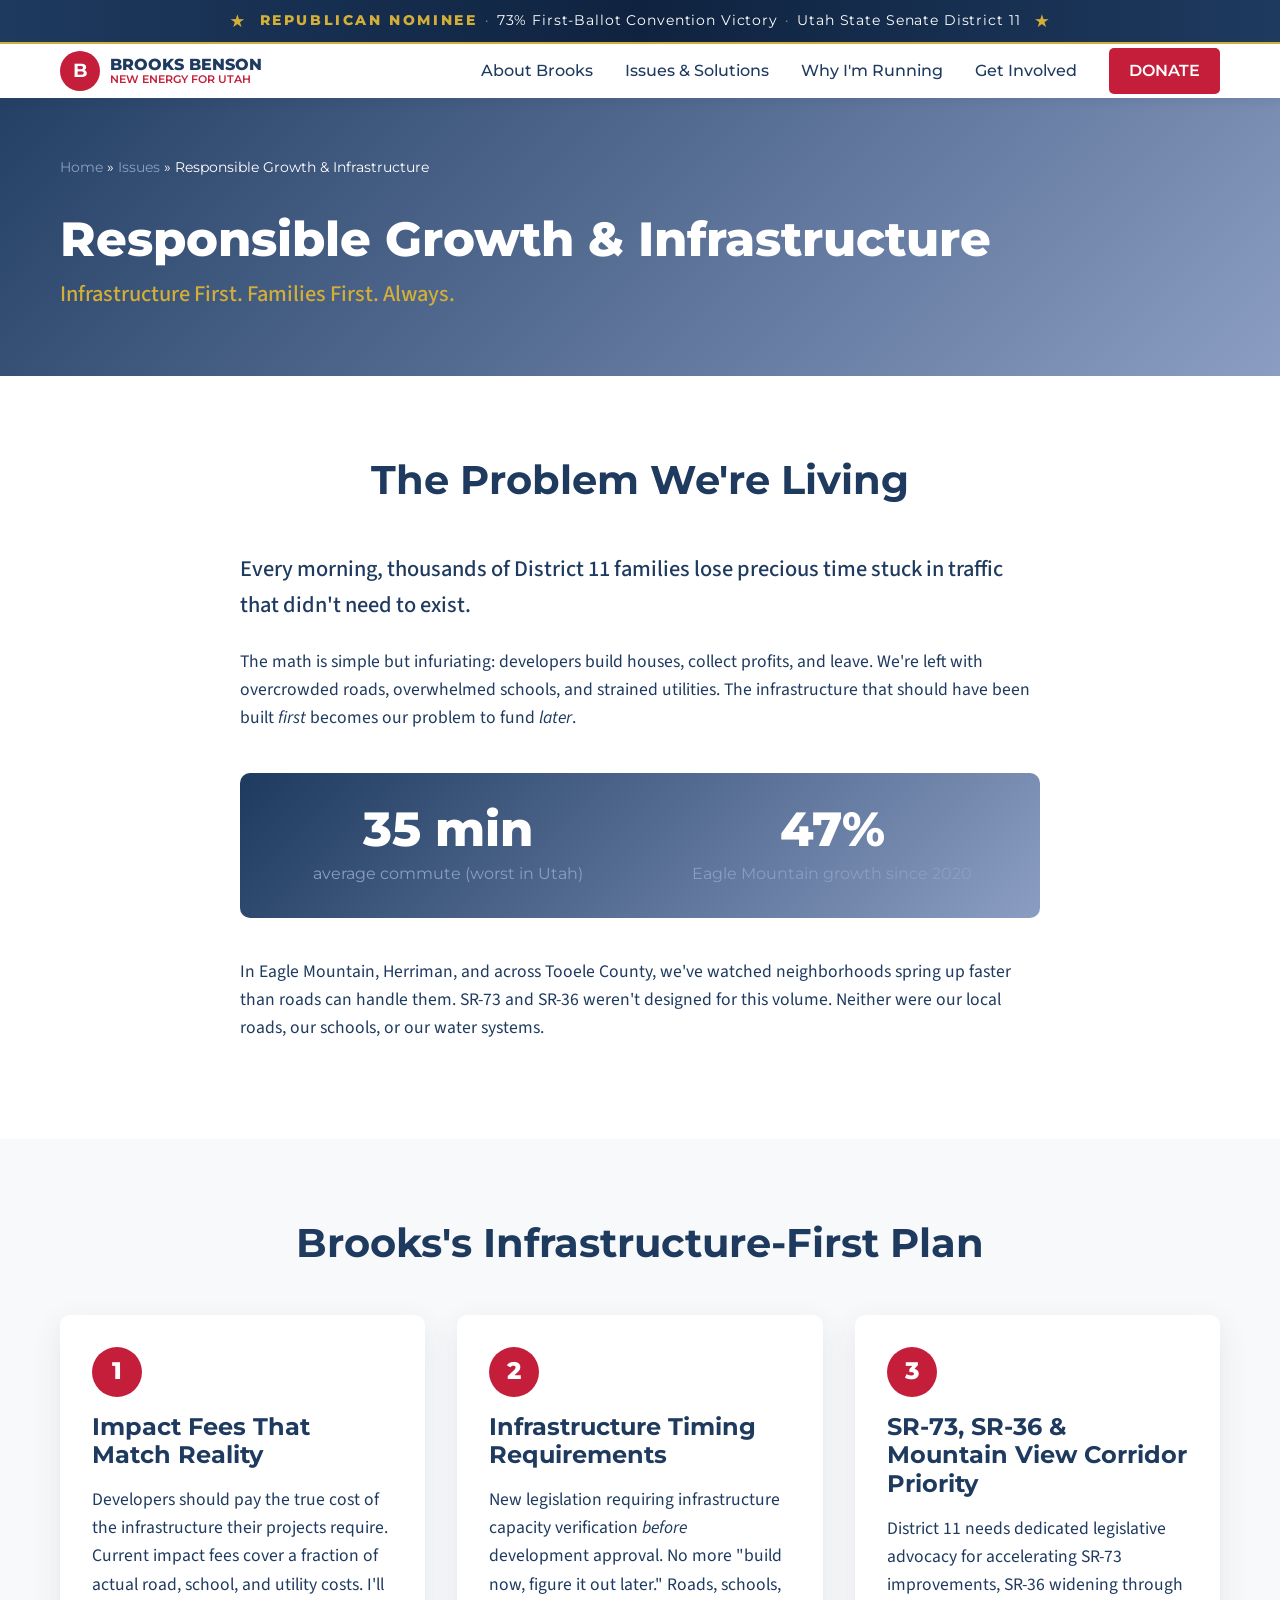
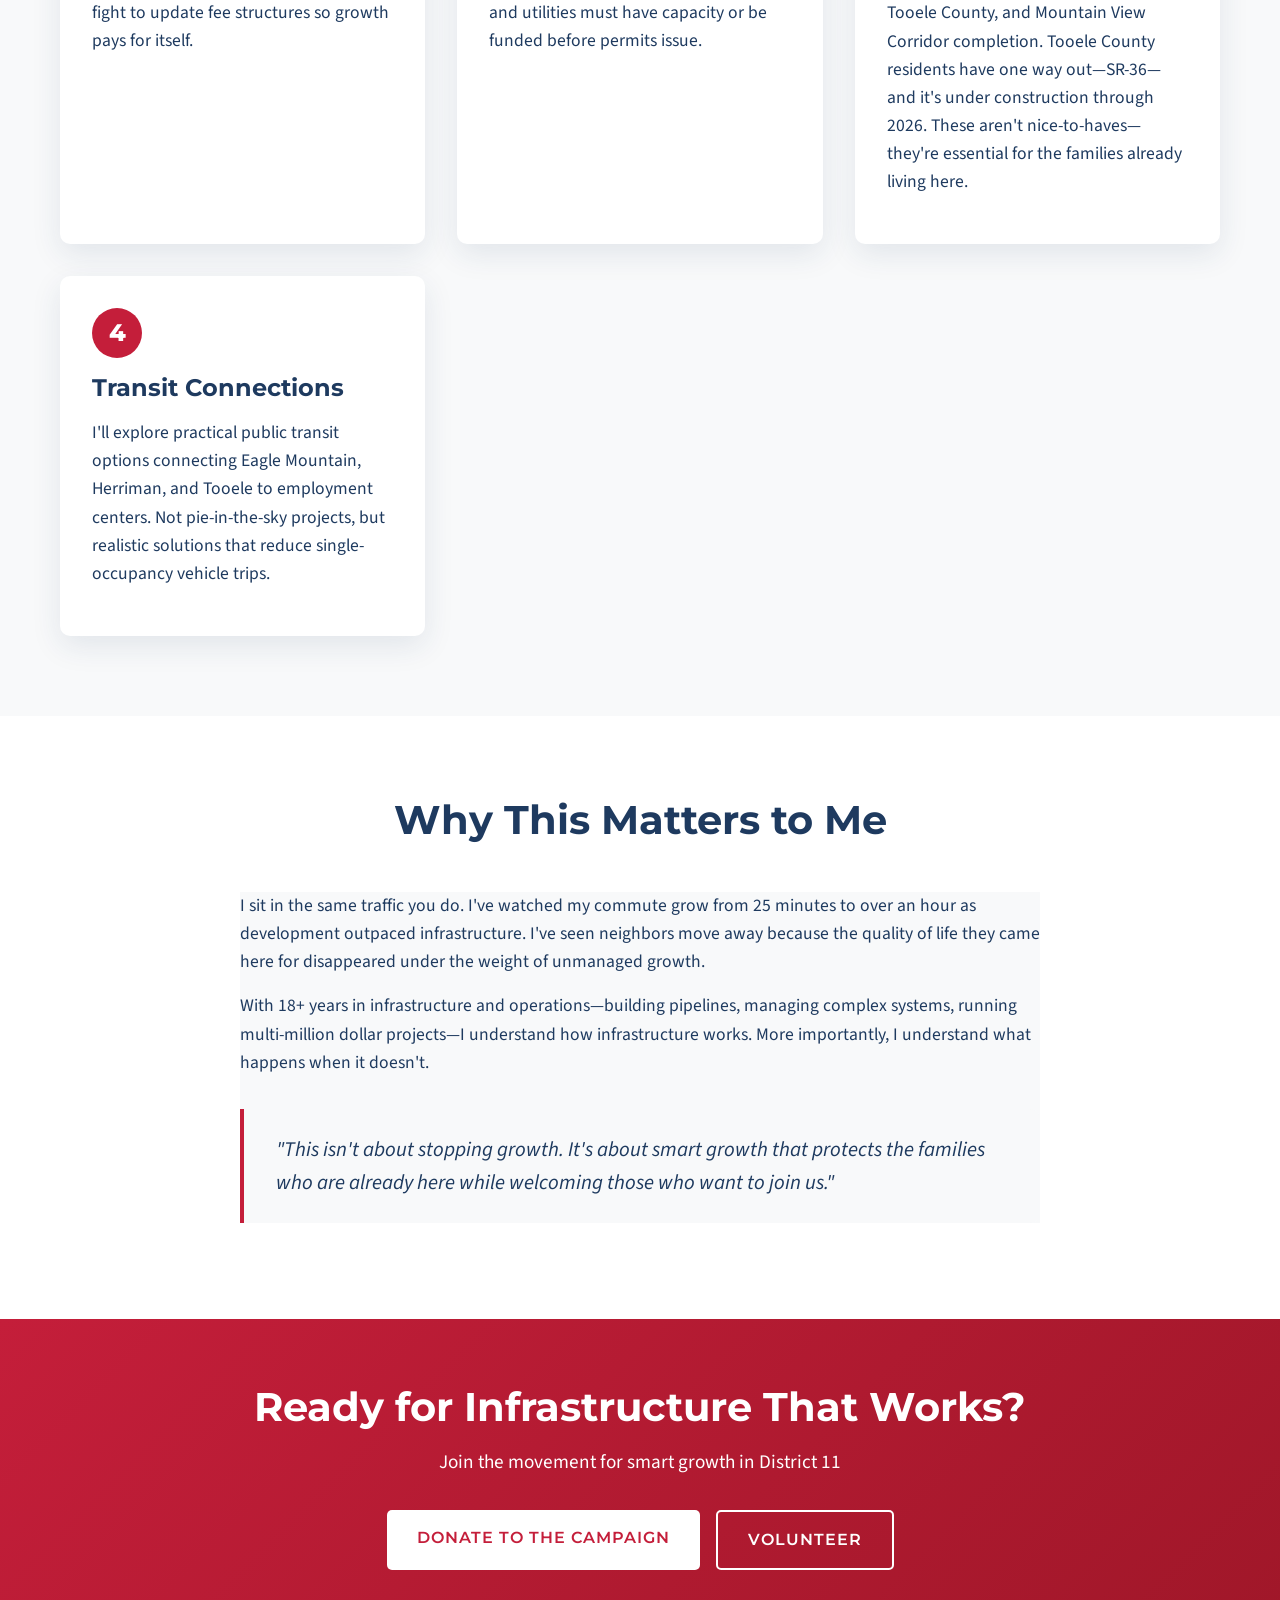
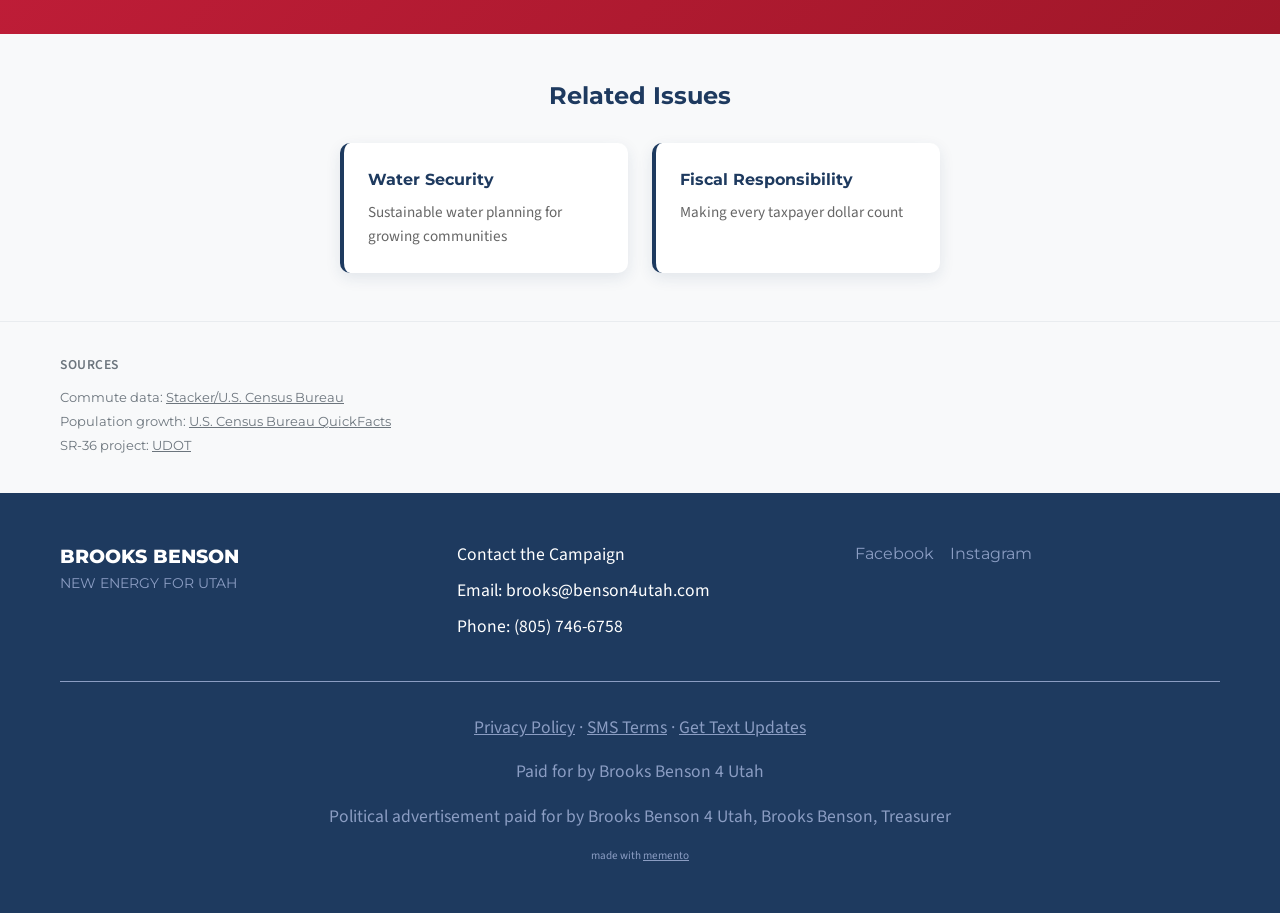
<file: infrastructure.html>
<!DOCTYPE html>
<html lang="en">
<head>
    <meta charset="UTF-8">
    <meta name="viewport" content="width=device-width, initial-scale=1.0">
    <title>Responsible Growth & Infrastructure | Brooks Benson for Utah Senate</title>
    <meta name="description" content="Brooks Benson's plan for infrastructure-first development in Utah Senate District 11. Roads, schools, and utilities BEFORE housing developments.">
    <meta name="keywords" content="Brooks Benson, infrastructure, Eagle Mountain traffic, SR-73, SR-36, Mountain View Corridor, Tooele County, Utah growth, District 11">
    <meta name="author" content="Brooks Benson for Utah Senate">
    <meta name="robots" content="index, follow">
    <meta name="theme-color" content="#c41e3a">
    <link rel="canonical" href="https://benson4utah.com/infrastructure.html">
    <meta property="og:type" content="website">
    <meta property="og:url" content="https://benson4utah.com/infrastructure.html">
    <meta property="og:title" content="Responsible Growth & Infrastructure | Brooks Benson">
    <meta property="og:description" content="Brooks Benson's plan for infrastructure-first development. Roads, schools, and utilities BEFORE housing developments.">
    <meta property="og:image" content="https://benson4utah.com/images/brooks-outside.jpg">
    <meta property="og:site_name" content="Brooks Benson for Utah Senate">
    <meta name="twitter:card" content="summary_large_image">
    <meta name="twitter:title" content="Responsible Growth & Infrastructure | Brooks Benson">
    <meta name="twitter:description" content="Brooks Benson's plan for infrastructure-first development. Roads, schools, and utilities BEFORE housing developments.">
    <meta name="twitter:image" content="https://benson4utah.com/images/brooks-outside.jpg">
    <link rel="icon" type="image/svg+xml" href="favicon.svg">
    <link rel="apple-touch-icon" href="images/apple-touch-icon.png">
    <link rel="preconnect" href="https://fonts.googleapis.com">
    <link rel="preconnect" href="https://fonts.gstatic.com" crossorigin>
    <link href="https://fonts.googleapis.com/css2?family=Montserrat:wght@400;500;600;700;800&family=Source+Sans+Pro:wght@300;400;600&display=swap" rel="stylesheet">
    <link rel="stylesheet" href="styles.css?v=3">
    <script src="config.js"></script>
</head>
<body>
    <!-- Convention Victory Ribbon (site-wide identity strip) -->
    <div class="victory-ribbon" role="status" aria-label="Republican Nominee announcement">
        <div class="victory-ribbon-inner">
            <span class="victory-star" aria-hidden="true">★</span>
            <span class="victory-text">
                <strong>REPUBLICAN NOMINEE</strong>
                <span class="victory-divider" aria-hidden="true">·</span>
                73% First-Ballot Convention Victory
                <span class="victory-divider" aria-hidden="true">·</span>
                <span class="victory-district">Utah State Senate District 11</span>
            </span>
            <span class="victory-star" aria-hidden="true">★</span>
        </div>
    </div>

    <!-- Header Navigation -->
    <header class="header">
        <nav class="nav-container">
            <a href="index.html" class="logo">
                <div style="width: 40px; height: 40px; background: var(--conservative-red); border-radius: 50%; display: flex; align-items: center; justify-content: center; color: white; font-weight: bold; font-size: 1.2rem; margin-right: 10px;">B</div>
                <div class="logo-text">
                    <span class="name">BROOKS BENSON</span>
                    <span class="tagline">NEW ENERGY FOR UTAH</span>
                </div>
            </a>

            <div class="nav-menu" id="nav-menu">
                <a href="index.html#about" class="nav-link">About Brooks</a>
                <a href="index.html#issues" class="nav-link">Issues & Solutions</a>
                <a href="index.html#why-running" class="nav-link">Why I'm Running</a>
                <a href="index.html#get-involved" class="nav-link">Get Involved</a>
                <a href="javascript:void(0)" onclick="openDonationPage(null, WINRED_CONFIG.sourceCodes.navbar)" class="nav-link donate-btn">DONATE</a>
            </div>

            <div class="hamburger" id="hamburger">
                <span></span>
                <span></span>
                <span></span>
            </div>
        </nav>
    </header>

    <!-- Issue Hero -->
    <section class="issue-hero">
        <div class="container">
            <nav class="breadcrumb">
                <a href="index.html">Home</a> &raquo; <a href="index.html#issues">Issues</a> &raquo; Responsible Growth & Infrastructure
            </nav>
            <h1>Responsible Growth & Infrastructure</h1>
            <p class="issue-subtitle">Infrastructure First. Families First. Always.</p>
        </div>
    </section>

    <!-- The Problem -->
    <section class="issue-section">
        <div class="container">
            <h2>The Problem We're Living</h2>
            <div class="issue-content">
                <div class="issue-text">
                    <p class="lead">
                        Every morning, thousands of District 11 families lose precious time stuck in traffic that didn't need to exist.
                    </p>
                    <p>
                        The math is simple but infuriating: developers build houses, collect profits, and leave.
                        We're left with overcrowded roads, overwhelmed schools, and strained utilities.
                        The infrastructure that should have been built <em>first</em> becomes our problem to fund <em>later</em>.
                    </p>

                    <div class="stat-callout">
                        <div class="stat">
                            <span class="stat-number">35 min</span>
                            <span class="stat-label">average commute (worst in Utah)</span>
                        </div>
                        <div class="stat">
                            <span class="stat-number">47%</span>
                            <span class="stat-label">Eagle Mountain growth since 2020</span>
                        </div>
                    </div>

                    <p>
                        In Eagle Mountain, Herriman, and across Tooele County, we've watched neighborhoods
                        spring up faster than roads can handle them. SR-73 and SR-36 weren't designed for this volume.
                        Neither were our local roads, our schools, or our water systems.
                    </p>
                </div>
            </div>
        </div>
    </section>

    <!-- Brooks's Solution -->
    <section class="issue-section issue-section-alt">
        <div class="container">
            <h2>Brooks's Infrastructure-First Plan</h2>
            <div class="solution-grid-detailed">
                <div class="solution-item">
                    <div class="solution-icon">1</div>
                    <h3>Impact Fees That Match Reality</h3>
                    <p>
                        Developers should pay the true cost of the infrastructure their projects require.
                        Current impact fees cover a fraction of actual road, school, and utility costs.
                        I'll fight to update fee structures so growth pays for itself.
                    </p>
                </div>
                <div class="solution-item">
                    <div class="solution-icon">2</div>
                    <h3>Infrastructure Timing Requirements</h3>
                    <p>
                        New legislation requiring infrastructure capacity verification <em>before</em>
                        development approval. No more "build now, figure it out later." Roads, schools,
                        and utilities must have capacity or be funded before permits issue.
                    </p>
                </div>
                <div class="solution-item">
                    <div class="solution-icon">3</div>
                    <h3>SR-73, SR-36 & Mountain View Corridor Priority</h3>
                    <p>
                        District 11 needs dedicated legislative advocacy for accelerating SR-73 improvements,
                        SR-36 widening through Tooele County, and Mountain View Corridor completion. Tooele
                        County residents have one way out—SR-36—and it's under construction through 2026.
                        These aren't nice-to-haves—they're essential for the families already living here.
                    </p>
                </div>
                <div class="solution-item">
                    <div class="solution-icon">4</div>
                    <h3>Transit Connections</h3>
                    <p>
                        I'll explore practical public transit options connecting Eagle Mountain, Herriman, and
                        Tooele to employment centers. Not pie-in-the-sky projects, but realistic solutions
                        that reduce single-occupancy vehicle trips.
                    </p>
                </div>
            </div>
        </div>
    </section>

    <!-- Why This Matters -->
    <section class="issue-section">
        <div class="container">
            <h2>Why This Matters to Me</h2>
            <div class="personal-story">
                <p>
                    I sit in the same traffic you do. I've watched my commute grow from 25 minutes to
                    over an hour as development outpaced infrastructure. I've seen neighbors move away
                    because the quality of life they came here for disappeared under the weight of
                    unmanaged growth.
                </p>
                <p>
                    With 18+ years in infrastructure and operations—building pipelines, managing complex
                    systems, running multi-million dollar projects—I understand how infrastructure works.
                    More importantly, I understand what happens when it doesn't.
                </p>
                <p class="quote">
                    "This isn't about stopping growth. It's about smart growth that protects the families
                    who are already here while welcoming those who want to join us."
                </p>
            </div>
        </div>
    </section>

    <!-- CTA Section -->
    <section class="issue-cta">
        <div class="container">
            <h2>Ready for Infrastructure That Works?</h2>
            <p>Join the movement for smart growth in District 11</p>
            <div class="cta-buttons">
                <a href="javascript:void(0)" onclick="openDonationPage(null, 'infrastructure-page'); trackCTA('donate', 'infrastructure-cta');" class="btn btn-primary">Donate to the Campaign</a>
                <a href="index.html#get-involved" onclick="trackCTA('volunteer', 'infrastructure-cta');" class="btn btn-secondary">Volunteer</a>
            </div>
        </div>
    </section>

    <!-- Related Issues -->
    <section class="related-issues">
        <div class="container">
            <h3>Related Issues</h3>
            <div class="related-grid">
                <a href="water.html" class="related-card" onclick="trackEvent('related_issue_click', {from: 'infrastructure', to: 'water'});">
                    <h4>Water Security</h4>
                    <p>Sustainable water planning for growing communities</p>
                </a>
                <a href="fiscal.html" class="related-card" onclick="trackEvent('related_issue_click', {from: 'infrastructure', to: 'fiscal'});">
                    <h4>Fiscal Responsibility</h4>
                    <p>Making every taxpayer dollar count</p>
                </a>
            </div>
        </div>
    </section>

    <!-- Sources -->
    <section class="sources">
        <div class="container">
            <p class="sources-title">Sources</p>
            <ul class="sources-list">
                <li>Commute data: <a href="https://stacker.com/stories/utah/cities-worst-commutes-utah" target="_blank">Stacker/U.S. Census Bureau</a></li>
                <li>Population growth: <a href="https://www.census.gov/quickfacts/eaglemountaincityutah" target="_blank">U.S. Census Bureau QuickFacts</a></li>
                <li>SR-36 project: <a href="https://www.udot.utah.gov/connect/2025/06/12/udot-to-improve-northbound-sr-36-and-eastbound-i-80-in-tooele-county/" target="_blank">UDOT</a></li>
            </ul>
        </div>
    </section>

    <!-- Footer -->
    <footer class="footer">
        <div class="container">
            <div class="footer-content">
                <div class="footer-logo">
                    <span class="name">BROOKS BENSON</span>
                    <span class="tagline">NEW ENERGY FOR UTAH</span>
                </div>
                <div class="footer-contact">
                    <p>Contact the Campaign</p>
                    <p>Email: brooks@benson4utah.com</p>
                    <p>Phone: (805) 746-6758</p>
                </div>
                <div class="footer-social">
                    <a href="https://www.facebook.com/profile.php?id=100068498047572" class="social-link" target="_blank">Facebook</a>
                    <a href="https://www.instagram.com/brooksbenson4utahsenate" class="social-link" target="_blank">Instagram</a>
                </div>
            </div>
            <div class="footer-legal">
                <p class="footer-policy-links"><a href="privacy.html">Privacy Policy</a> &middot; <a href="sms-terms.html">SMS Terms</a> &middot; <a href="text.html">Get Text Updates</a></p>
                <p>Paid for by Brooks Benson 4 Utah</p>
                <p>Political advertisement paid for by Brooks Benson 4 Utah, Brooks Benson, Treasurer</p>
            </div>
            <p style="text-align:center; font-size:0.7rem; margin-top:1rem; color:var(--mountain-silver); text-transform:lowercase;">made with <a href="https://mnto.dev" style="color:var(--mountain-silver);">memento</a></p>
        </div>
    </footer>

    <script src="script.js"></script>
    <script>
        // Track issue page view
        trackEvent('issue_page_view', { issue: 'infrastructure' });
    </script>
</body>
</html>
</file>
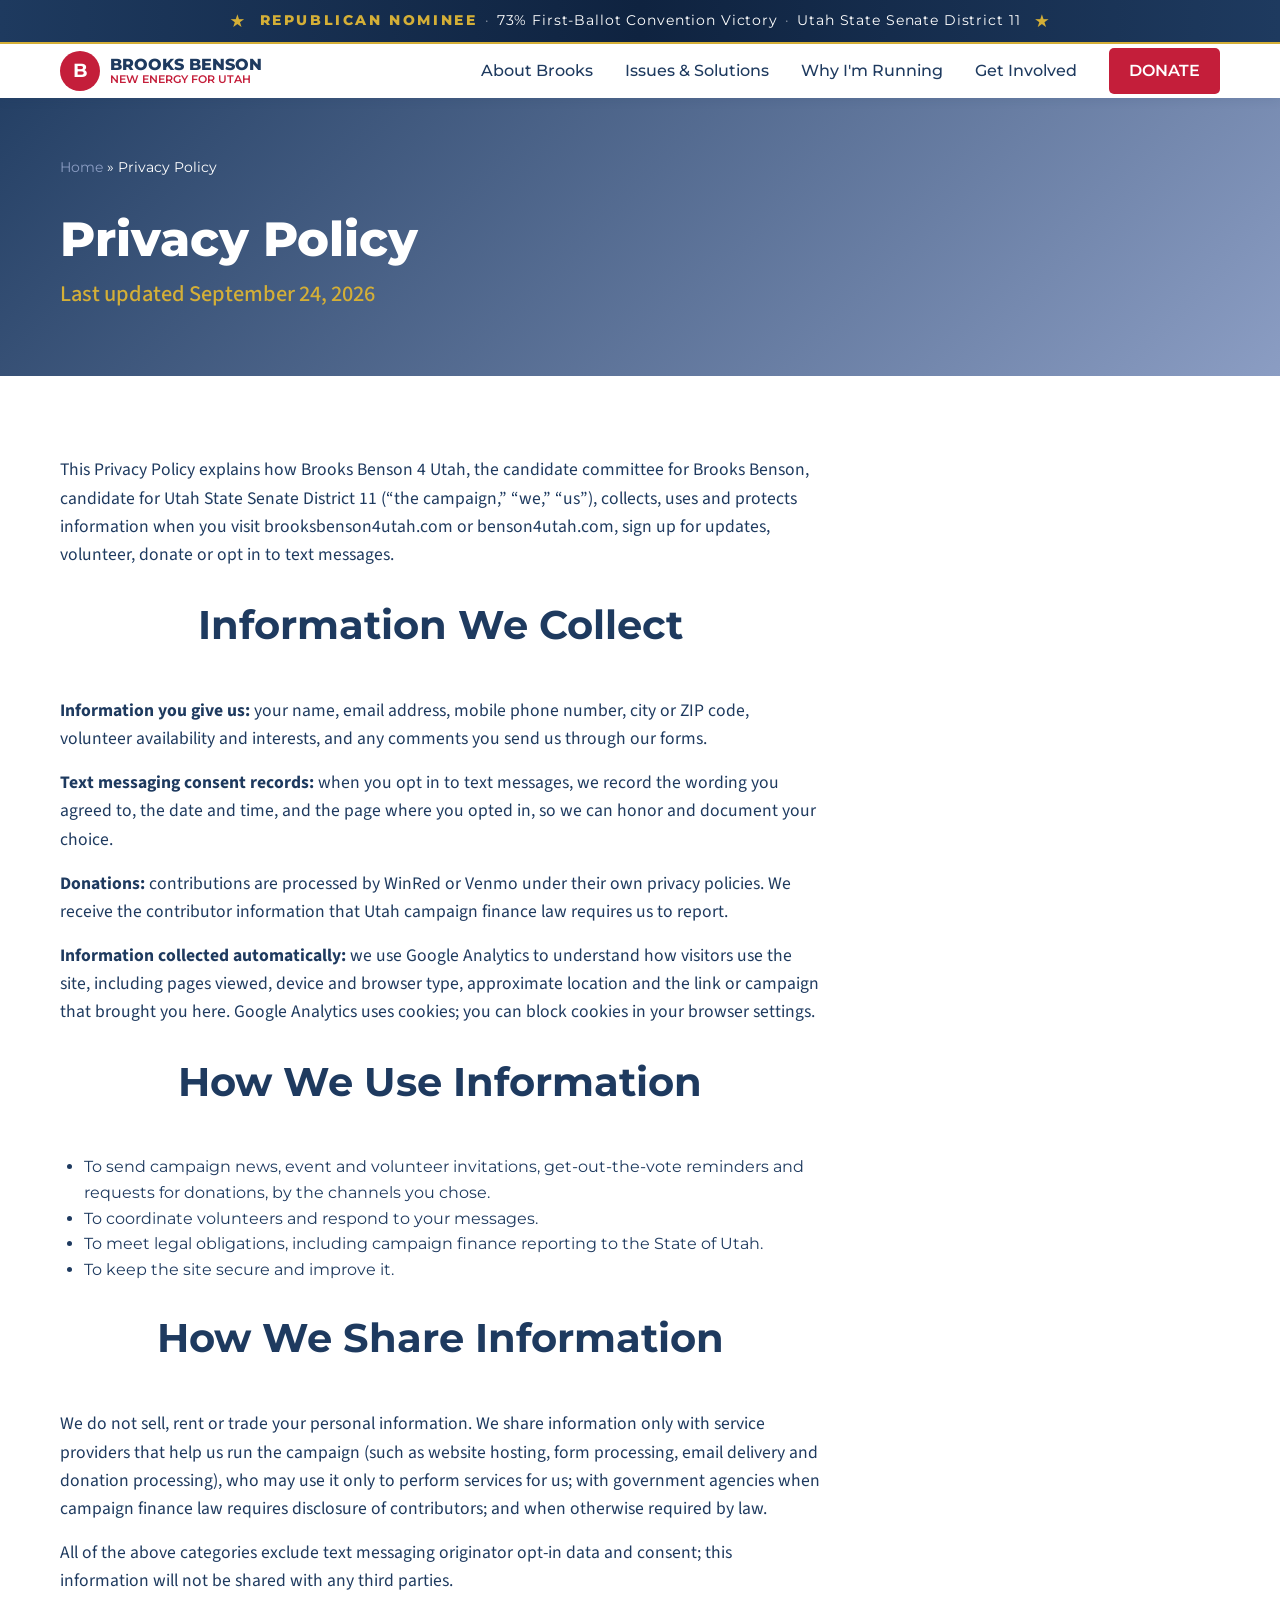
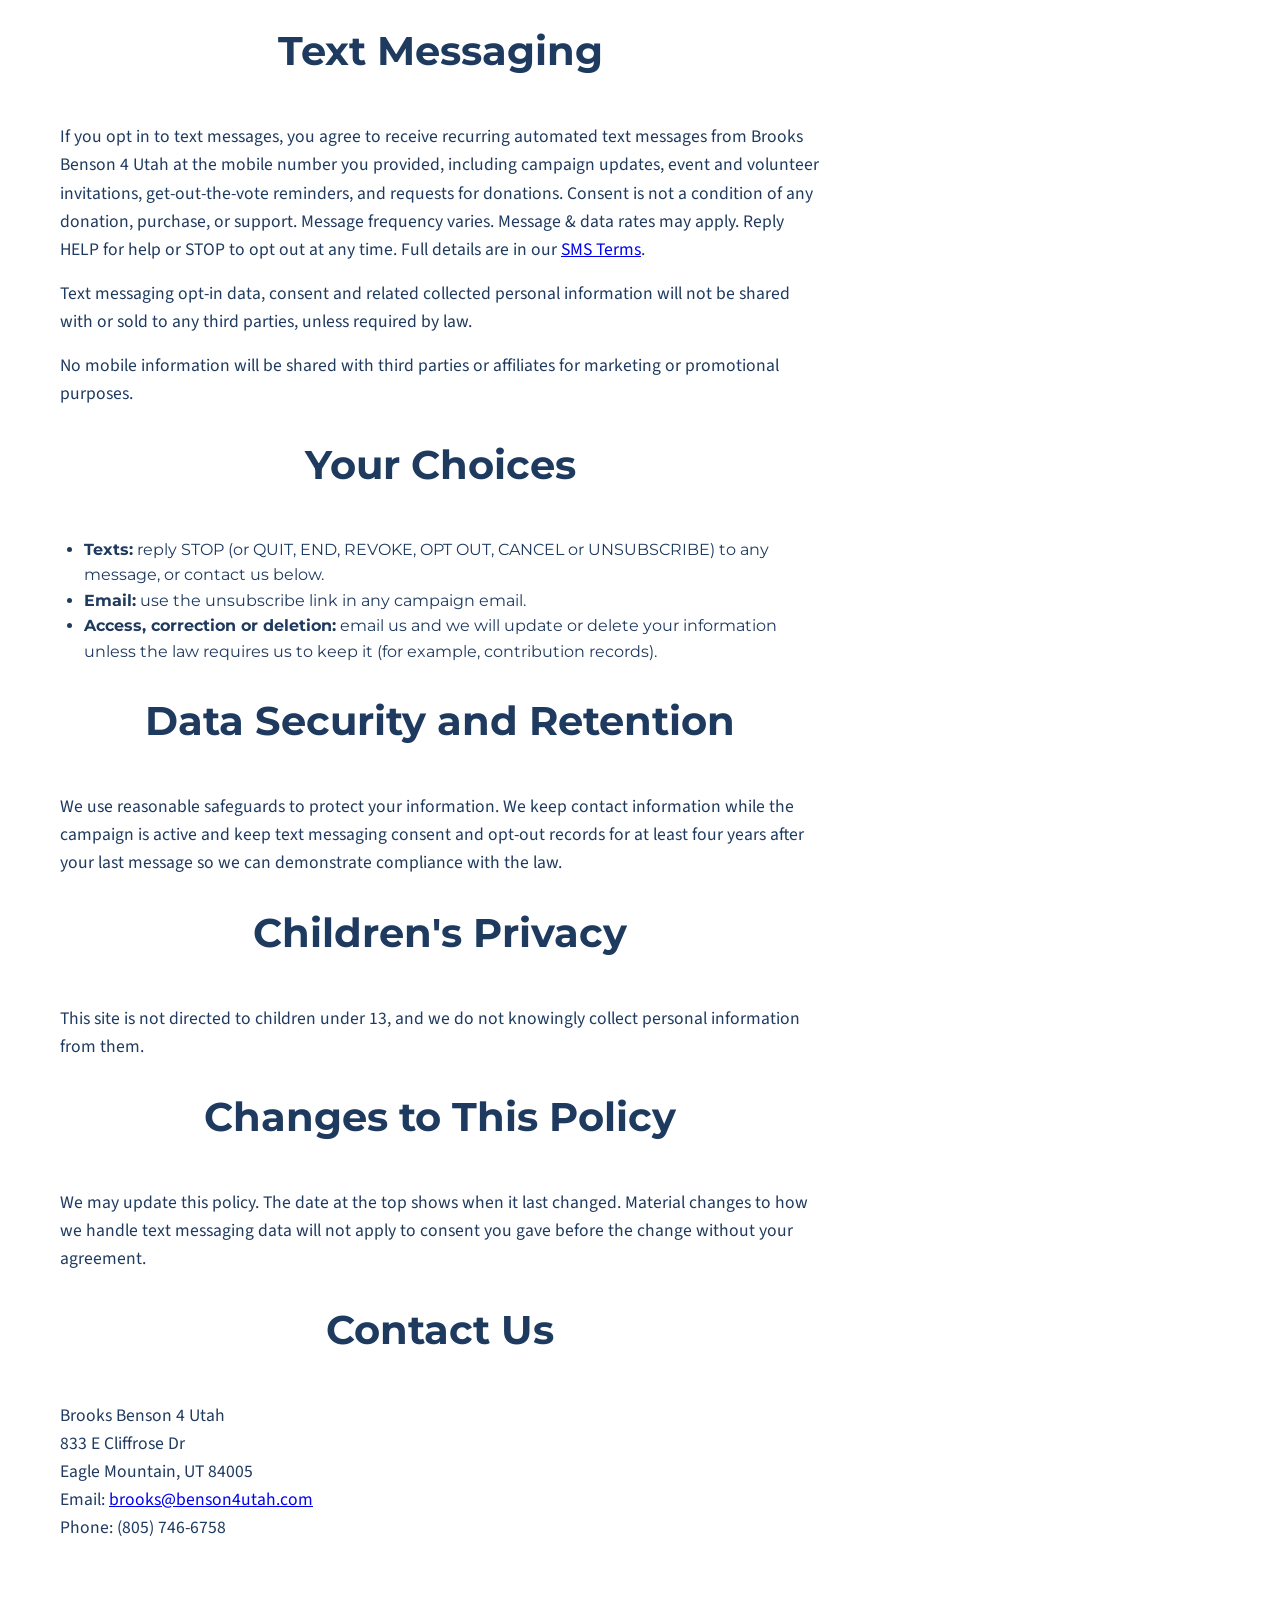
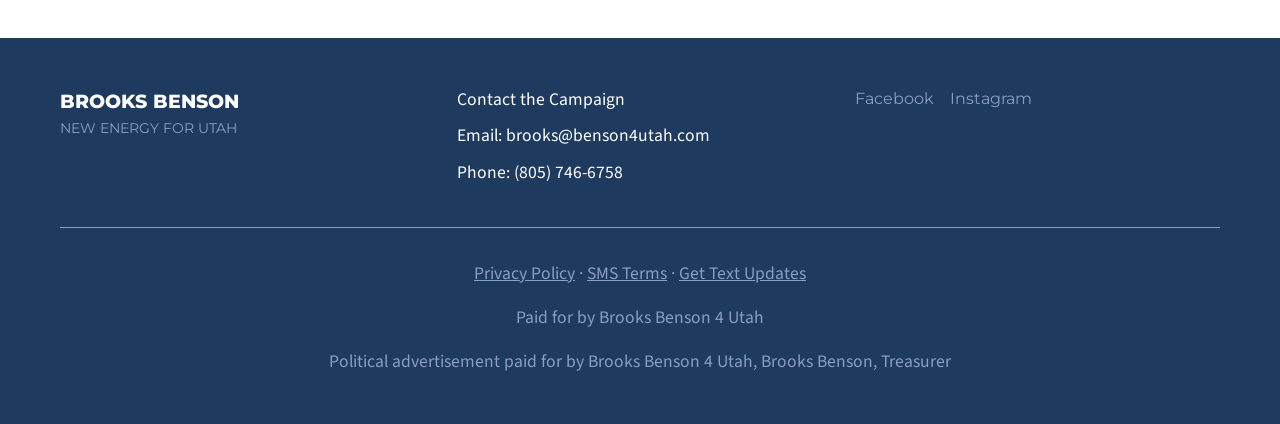
<file: privacy.html>
<!DOCTYPE html>
<html lang="en">
<head>
    <meta charset="UTF-8">
    <meta name="viewport" content="width=device-width, initial-scale=1.0">
    <title>Privacy Policy | Brooks Benson for Utah Senate</title>
    <meta name="description" content="Privacy Policy for Brooks Benson 4 Utah, including how we collect, use and protect your information and text messaging opt-in data.">
    <meta name="robots" content="index, follow">
    <meta name="theme-color" content="#c41e3a">
    <link rel="canonical" href="https://benson4utah.com/privacy.html">
    <link rel="icon" type="image/svg+xml" href="favicon.svg">
    <link rel="apple-touch-icon" href="images/apple-touch-icon.png">
    <link rel="preconnect" href="https://fonts.googleapis.com">
    <link rel="preconnect" href="https://fonts.gstatic.com" crossorigin>
    <link href="https://fonts.googleapis.com/css2?family=Montserrat:wght@400;500;600;700;800&family=Source+Sans+Pro:wght@300;400;600&display=swap" rel="stylesheet">
    <link rel="stylesheet" href="styles.css?v=3">
    <script src="config.js"></script>
</head>
<body>
    <!-- Convention Victory Ribbon (site-wide identity strip) -->
    <div class="victory-ribbon" role="status" aria-label="Republican Nominee announcement">
        <div class="victory-ribbon-inner">
            <span class="victory-star" aria-hidden="true">★</span>
            <span class="victory-text">
                <strong>REPUBLICAN NOMINEE</strong>
                <span class="victory-divider" aria-hidden="true">·</span>
                73% First-Ballot Convention Victory
                <span class="victory-divider" aria-hidden="true">·</span>
                <span class="victory-district">Utah State Senate District 11</span>
            </span>
            <span class="victory-star" aria-hidden="true">★</span>
        </div>
    </div>

    <header class="header">
        <nav class="nav-container">
            <a href="index.html" class="logo">
                <div style="width: 40px; height: 40px; background: var(--conservative-red); border-radius: 50%; display: flex; align-items: center; justify-content: center; color: white; font-weight: bold; font-size: 1.2rem; margin-right: 10px;">B</div>
                <div class="logo-text">
                    <span class="name">BROOKS BENSON</span>
                    <span class="tagline">NEW ENERGY FOR UTAH</span>
                </div>
            </a>
            <div class="nav-menu" id="nav-menu">
                <a href="index.html#about" class="nav-link">About Brooks</a>
                <a href="index.html#issues" class="nav-link">Issues &amp; Solutions</a>
                <a href="index.html#why-running" class="nav-link">Why I'm Running</a>
                <a href="index.html#get-involved" class="nav-link">Get Involved</a>
                <a href="javascript:void(0)" onclick="openDonationPage(null, WINRED_CONFIG.sourceCodes.navbar)" class="nav-link donate-btn">DONATE</a>
            </div>
            <div class="hamburger" id="hamburger"><span></span><span></span><span></span></div>
        </nav>
    </header>

    <section class="issue-hero">
        <div class="container">
            <nav class="breadcrumb">
                <a href="index.html">Home</a> &raquo; Privacy Policy
            </nav>
            <h1>Privacy Policy</h1>
            <p class="issue-subtitle">Last updated September 24, 2026</p>
        </div>
    </section>

    <section class="issue-section legal-page">
        <div class="container">
            <div class="legal-content">
                <p>This Privacy Policy explains how Brooks Benson 4 Utah, the candidate committee for Brooks Benson, candidate for Utah State Senate District 11 (&ldquo;the campaign,&rdquo; &ldquo;we,&rdquo; &ldquo;us&rdquo;), collects, uses and protects information when you visit brooksbenson4utah.com or benson4utah.com, sign up for updates, volunteer, donate or opt in to text messages.</p>

                <h2>Information We Collect</h2>
                <p><strong>Information you give us:</strong> your name, email address, mobile phone number, city or ZIP code, volunteer availability and interests, and any comments you send us through our forms.</p>
                <p><strong>Text messaging consent records:</strong> when you opt in to text messages, we record the wording you agreed to, the date and time, and the page where you opted in, so we can honor and document your choice.</p>
                <p><strong>Donations:</strong> contributions are processed by WinRed or Venmo under their own privacy policies. We receive the contributor information that Utah campaign finance law requires us to report.</p>
                <p><strong>Information collected automatically:</strong> we use Google Analytics to understand how visitors use the site, including pages viewed, device and browser type, approximate location and the link or campaign that brought you here. Google Analytics uses cookies; you can block cookies in your browser settings.</p>

                <h2>How We Use Information</h2>
                <ul>
                    <li>To send campaign news, event and volunteer invitations, get-out-the-vote reminders and requests for donations, by the channels you chose.</li>
                    <li>To coordinate volunteers and respond to your messages.</li>
                    <li>To meet legal obligations, including campaign finance reporting to the State of Utah.</li>
                    <li>To keep the site secure and improve it.</li>
                </ul>

                <h2>How We Share Information</h2>
                <p>We do not sell, rent or trade your personal information. We share information only with service providers that help us run the campaign (such as website hosting, form processing, email delivery and donation processing), who may use it only to perform services for us; with government agencies when campaign finance law requires disclosure of contributors; and when otherwise required by law.</p>
                <p>All of the above categories exclude text messaging originator opt-in data and consent; this information will not be shared with any third parties.</p>

                <h2 id="text-messaging">Text Messaging</h2>
                <p>If you opt in to text messages, you agree to receive recurring automated text messages from Brooks Benson 4 Utah at the mobile number you provided, including campaign updates, event and volunteer invitations, get-out-the-vote reminders, and requests for donations. Consent is not a condition of any donation, purchase, or support. Message frequency varies. Message &amp; data rates may apply. Reply HELP for help or STOP to opt out at any time. Full details are in our <a href="sms-terms.html">SMS Terms</a>.</p>
                <p>Text messaging opt-in data, consent and related collected personal information will not be shared with or sold to any third parties, unless required by law.</p>
                <p>No mobile information will be shared with third parties or affiliates for marketing or promotional purposes.</p>

                <h2>Your Choices</h2>
                <ul>
                    <li><strong>Texts:</strong> reply STOP (or QUIT, END, REVOKE, OPT OUT, CANCEL or UNSUBSCRIBE) to any message, or contact us below.</li>
                    <li><strong>Email:</strong> use the unsubscribe link in any campaign email.</li>
                    <li><strong>Access, correction or deletion:</strong> email us and we will update or delete your information unless the law requires us to keep it (for example, contribution records).</li>
                </ul>

                <h2>Data Security and Retention</h2>
                <p>We use reasonable safeguards to protect your information. We keep contact information while the campaign is active and keep text messaging consent and opt-out records for at least four years after your last message so we can demonstrate compliance with the law.</p>

                <h2>Children's Privacy</h2>
                <p>This site is not directed to children under 13, and we do not knowingly collect personal information from them.</p>

                <h2>Changes to This Policy</h2>
                <p>We may update this policy. The date at the top shows when it last changed. Material changes to how we handle text messaging data will not apply to consent you gave before the change without your agreement.</p>

                <h2>Contact Us</h2>
                <p>Brooks Benson 4 Utah<br>
                833 E Cliffrose Dr<br>
                Eagle Mountain, UT 84005<br>
                Email: <a href="mailto:brooks@benson4utah.com">brooks@benson4utah.com</a><br>
                Phone: (805) 746-6758</p>
            </div>
        </div>
    </section>

    <footer class="footer">
        <div class="container">
            <div class="footer-content">
                <div class="footer-logo">
                    <span class="name">BROOKS BENSON</span>
                    <span class="tagline">NEW ENERGY FOR UTAH</span>
                </div>
                <div class="footer-contact">
                    <p>Contact the Campaign</p>
                    <p>Email: brooks@benson4utah.com</p>
                    <p>Phone: (805) 746-6758</p>
                </div>
                <div class="footer-social">
                    <a href="https://www.facebook.com/profile.php?id=100068498047572" class="social-link" target="_blank">Facebook</a>
                    <a href="https://www.instagram.com/brooksbenson4utahsenate" class="social-link" target="_blank">Instagram</a>
                </div>
            </div>
            <div class="footer-legal">
                <p class="footer-policy-links"><a href="privacy.html">Privacy Policy</a> &middot; <a href="sms-terms.html">SMS Terms</a> &middot; <a href="text.html">Get Text Updates</a></p>
                <p>Paid for by Brooks Benson 4 Utah</p>
                <p>Political advertisement paid for by Brooks Benson 4 Utah, Brooks Benson, Treasurer</p>
            </div>
        </div>
    </footer>

    <script src="script.js"></script>
</body>
</html>
</file>
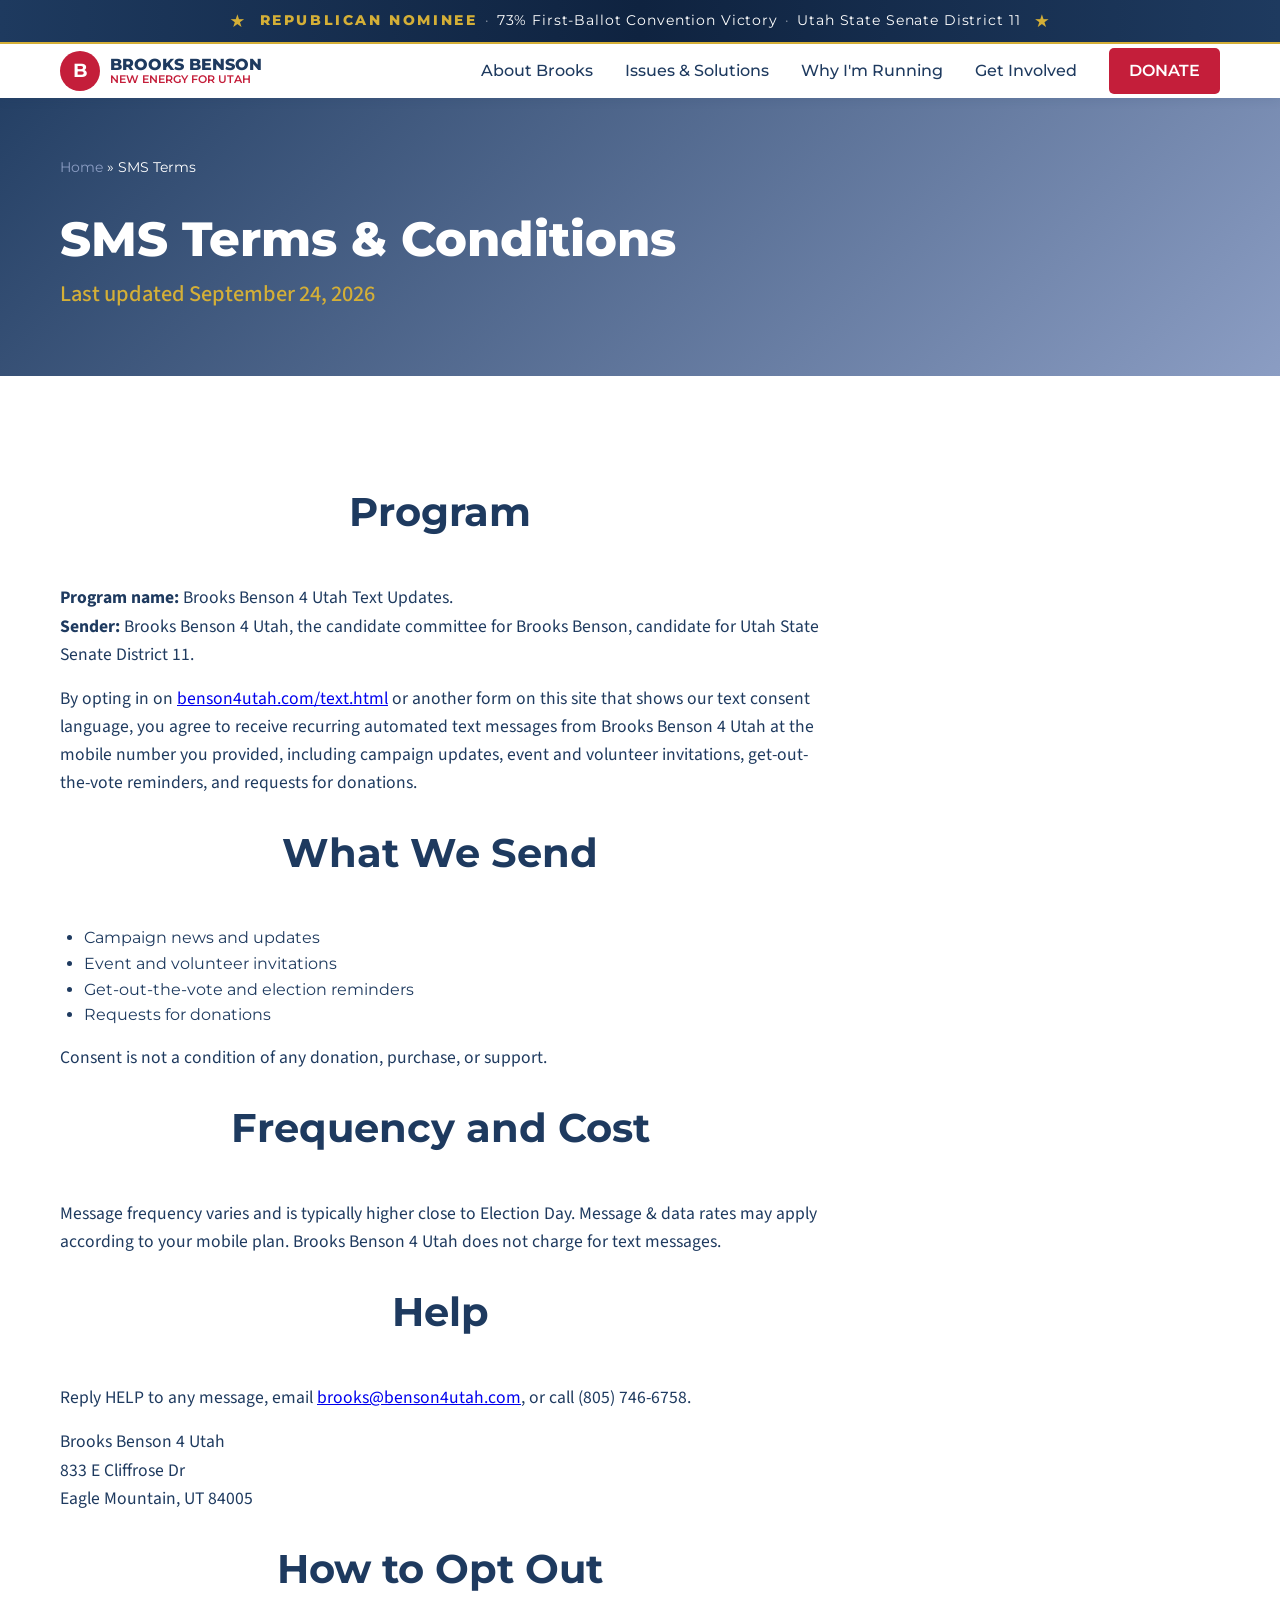
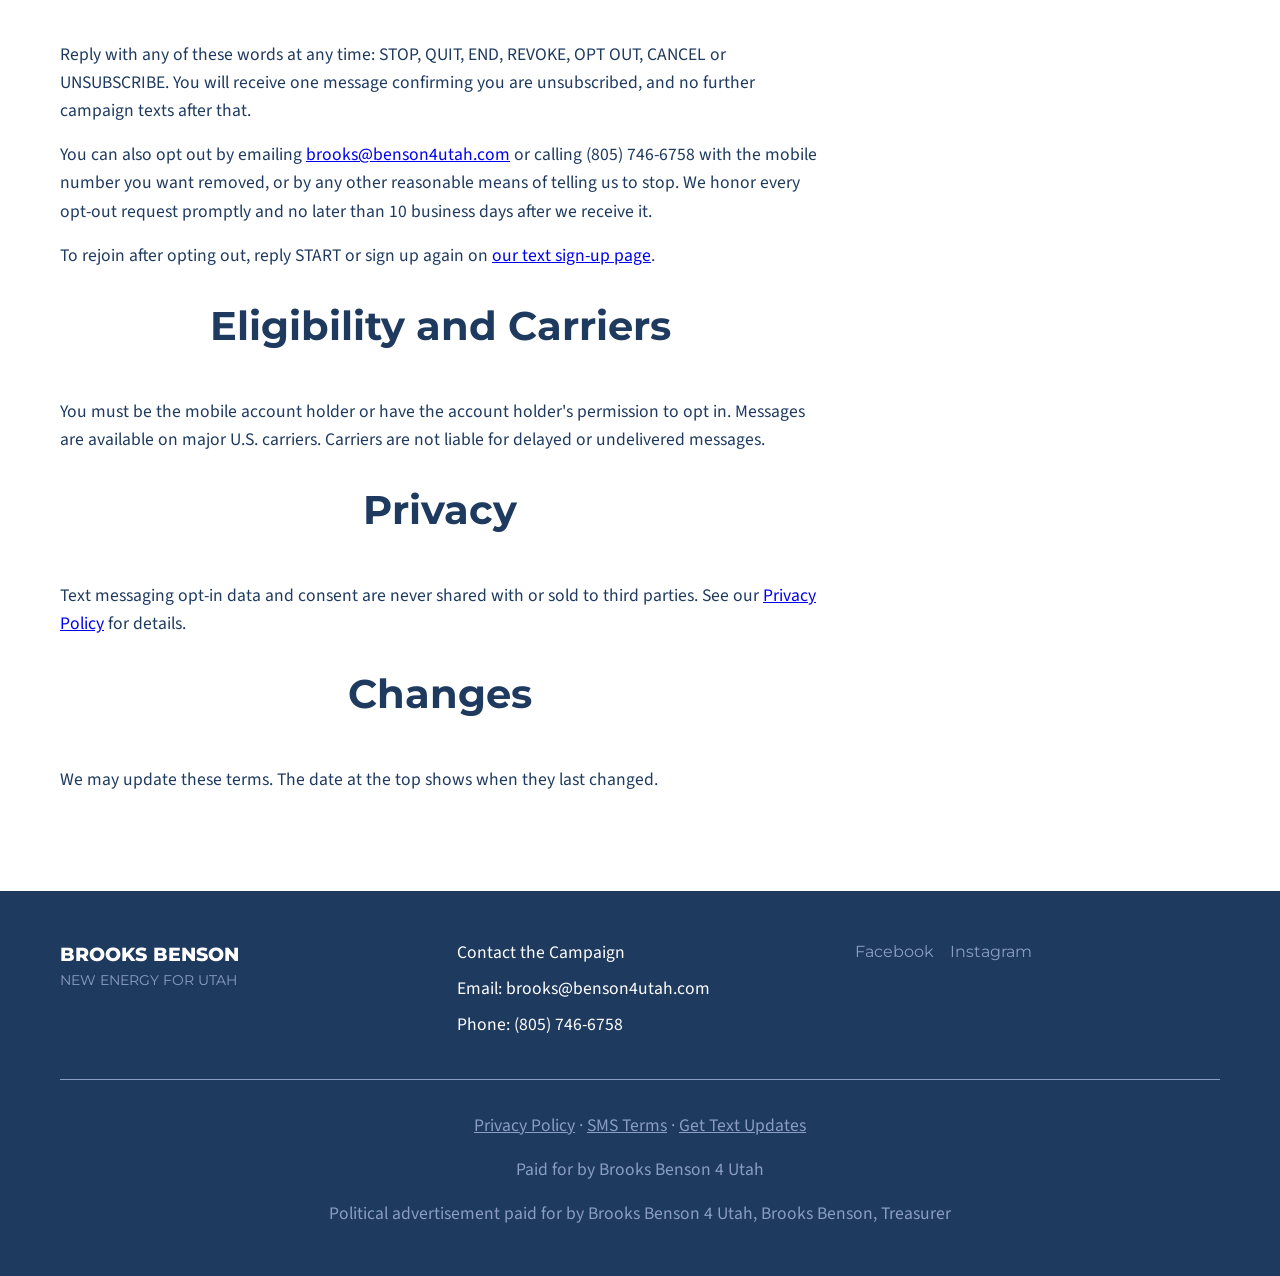
<file: sms-terms.html>
<!DOCTYPE html>
<html lang="en">
<head>
    <meta charset="UTF-8">
    <meta name="viewport" content="width=device-width, initial-scale=1.0">
    <title>SMS Terms | Brooks Benson for Utah Senate</title>
    <meta name="description" content="Text message program terms for Brooks Benson 4 Utah: what we send, how often, costs, and how to get help or opt out.">
    <meta name="robots" content="index, follow">
    <meta name="theme-color" content="#c41e3a">
    <link rel="canonical" href="https://benson4utah.com/sms-terms.html">
    <link rel="icon" type="image/svg+xml" href="favicon.svg">
    <link rel="apple-touch-icon" href="images/apple-touch-icon.png">
    <link rel="preconnect" href="https://fonts.googleapis.com">
    <link rel="preconnect" href="https://fonts.gstatic.com" crossorigin>
    <link href="https://fonts.googleapis.com/css2?family=Montserrat:wght@400;500;600;700;800&family=Source+Sans+Pro:wght@300;400;600&display=swap" rel="stylesheet">
    <link rel="stylesheet" href="styles.css?v=3">
    <script src="config.js"></script>
</head>
<body>
    <!-- Convention Victory Ribbon (site-wide identity strip) -->
    <div class="victory-ribbon" role="status" aria-label="Republican Nominee announcement">
        <div class="victory-ribbon-inner">
            <span class="victory-star" aria-hidden="true">★</span>
            <span class="victory-text">
                <strong>REPUBLICAN NOMINEE</strong>
                <span class="victory-divider" aria-hidden="true">·</span>
                73% First-Ballot Convention Victory
                <span class="victory-divider" aria-hidden="true">·</span>
                <span class="victory-district">Utah State Senate District 11</span>
            </span>
            <span class="victory-star" aria-hidden="true">★</span>
        </div>
    </div>

    <header class="header">
        <nav class="nav-container">
            <a href="index.html" class="logo">
                <div style="width: 40px; height: 40px; background: var(--conservative-red); border-radius: 50%; display: flex; align-items: center; justify-content: center; color: white; font-weight: bold; font-size: 1.2rem; margin-right: 10px;">B</div>
                <div class="logo-text">
                    <span class="name">BROOKS BENSON</span>
                    <span class="tagline">NEW ENERGY FOR UTAH</span>
                </div>
            </a>
            <div class="nav-menu" id="nav-menu">
                <a href="index.html#about" class="nav-link">About Brooks</a>
                <a href="index.html#issues" class="nav-link">Issues &amp; Solutions</a>
                <a href="index.html#why-running" class="nav-link">Why I'm Running</a>
                <a href="index.html#get-involved" class="nav-link">Get Involved</a>
                <a href="javascript:void(0)" onclick="openDonationPage(null, WINRED_CONFIG.sourceCodes.navbar)" class="nav-link donate-btn">DONATE</a>
            </div>
            <div class="hamburger" id="hamburger"><span></span><span></span><span></span></div>
        </nav>
    </header>

    <section class="issue-hero">
        <div class="container">
            <nav class="breadcrumb">
                <a href="index.html">Home</a> &raquo; SMS Terms
            </nav>
            <h1>SMS Terms &amp; Conditions</h1>
            <p class="issue-subtitle">Last updated September 24, 2026</p>
        </div>
    </section>

    <section class="issue-section legal-page">
        <div class="container">
            <div class="legal-content">
                <h2>Program</h2>
                <p><strong>Program name:</strong> Brooks Benson 4 Utah Text Updates.<br>
                <strong>Sender:</strong> Brooks Benson 4 Utah, the candidate committee for Brooks Benson, candidate for Utah State Senate District 11.</p>
                <p>By opting in on <a href="text.html">benson4utah.com/text.html</a> or another form on this site that shows our text consent language, you agree to receive recurring automated text messages from Brooks Benson 4 Utah at the mobile number you provided, including campaign updates, event and volunteer invitations, get-out-the-vote reminders, and requests for donations.</p>

                <h2>What We Send</h2>
                <ul>
                    <li>Campaign news and updates</li>
                    <li>Event and volunteer invitations</li>
                    <li>Get-out-the-vote and election reminders</li>
                    <li>Requests for donations</li>
                </ul>
                <p>Consent is not a condition of any donation, purchase, or support.</p>

                <h2>Frequency and Cost</h2>
                <p>Message frequency varies and is typically higher close to Election Day. Message &amp; data rates may apply according to your mobile plan. Brooks Benson 4 Utah does not charge for text messages.</p>

                <h2>Help</h2>
                <p>Reply HELP to any message, email <a href="mailto:brooks@benson4utah.com">brooks@benson4utah.com</a>, or call (805) 746-6758.</p>
                <p>Brooks Benson 4 Utah<br>
                833 E Cliffrose Dr<br>
                Eagle Mountain, UT 84005</p>

                <h2>How to Opt Out</h2>
                <p>Reply with any of these words at any time: STOP, QUIT, END, REVOKE, OPT OUT, CANCEL or UNSUBSCRIBE. You will receive one message confirming you are unsubscribed, and no further campaign texts after that.</p>
                <p>You can also opt out by emailing <a href="mailto:brooks@benson4utah.com">brooks@benson4utah.com</a> or calling (805) 746-6758 with the mobile number you want removed, or by any other reasonable means of telling us to stop. We honor every opt-out request promptly and no later than 10 business days after we receive it.</p>
                <p>To rejoin after opting out, reply START or sign up again on <a href="text.html">our text sign-up page</a>.</p>

                <h2>Eligibility and Carriers</h2>
                <p>You must be the mobile account holder or have the account holder's permission to opt in. Messages are available on major U.S. carriers. Carriers are not liable for delayed or undelivered messages.</p>

                <h2>Privacy</h2>
                <p>Text messaging opt-in data and consent are never shared with or sold to third parties. See our <a href="privacy.html">Privacy Policy</a> for details.</p>

                <h2>Changes</h2>
                <p>We may update these terms. The date at the top shows when they last changed.</p>
            </div>
        </div>
    </section>

    <footer class="footer">
        <div class="container">
            <div class="footer-content">
                <div class="footer-logo">
                    <span class="name">BROOKS BENSON</span>
                    <span class="tagline">NEW ENERGY FOR UTAH</span>
                </div>
                <div class="footer-contact">
                    <p>Contact the Campaign</p>
                    <p>Email: brooks@benson4utah.com</p>
                    <p>Phone: (805) 746-6758</p>
                </div>
                <div class="footer-social">
                    <a href="https://www.facebook.com/profile.php?id=100068498047572" class="social-link" target="_blank">Facebook</a>
                    <a href="https://www.instagram.com/brooksbenson4utahsenate" class="social-link" target="_blank">Instagram</a>
                </div>
            </div>
            <div class="footer-legal">
                <p class="footer-policy-links"><a href="privacy.html">Privacy Policy</a> &middot; <a href="sms-terms.html">SMS Terms</a> &middot; <a href="text.html">Get Text Updates</a></p>
                <p>Paid for by Brooks Benson 4 Utah</p>
                <p>Political advertisement paid for by Brooks Benson 4 Utah, Brooks Benson, Treasurer</p>
            </div>
        </div>
    </footer>

    <script src="script.js"></script>
</body>
</html>
</file>
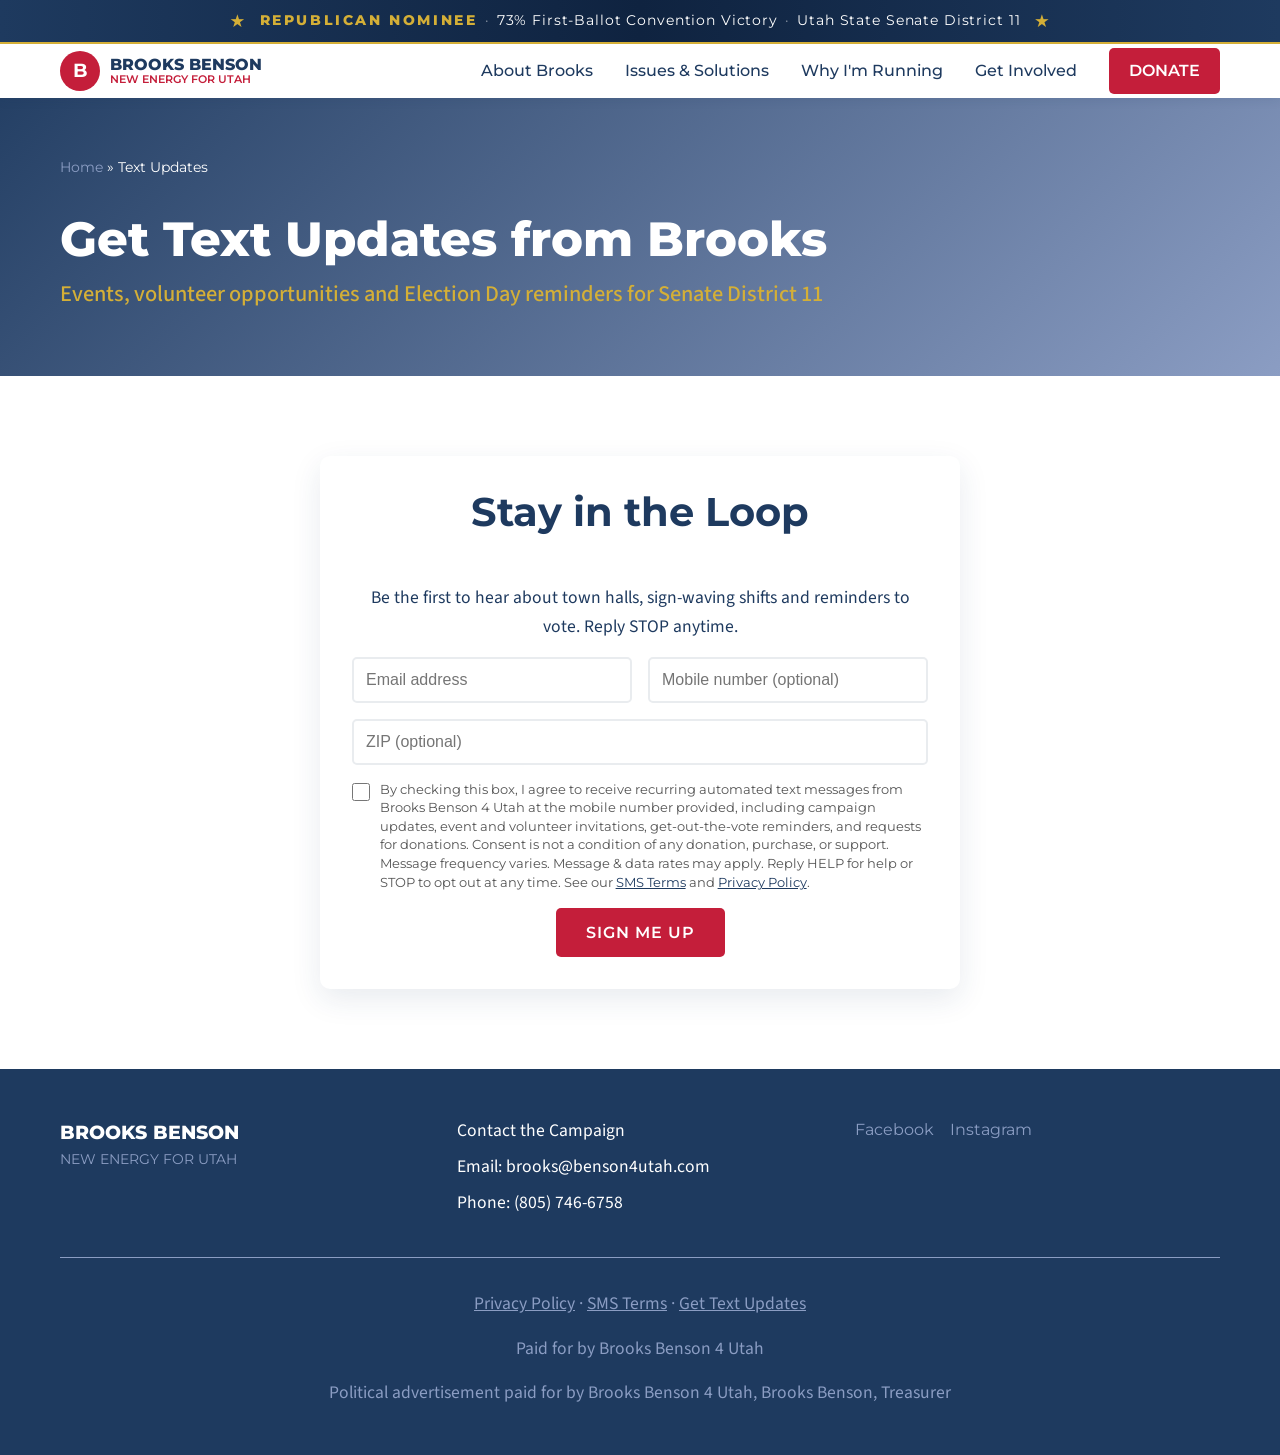
<file: text.html>
<!DOCTYPE html>
<html lang="en">
<head>
    <meta charset="UTF-8">
    <meta name="viewport" content="width=device-width, initial-scale=1.0">
    <title>Get Text Updates | Brooks Benson for Utah Senate</title>
    <meta name="description" content="Sign up for text updates from Brooks Benson 4 Utah: events, volunteer opportunities and Election Day reminders for Utah Senate District 11.">
    <meta name="robots" content="index, follow">
    <meta name="theme-color" content="#c41e3a">
    <link rel="canonical" href="https://benson4utah.com/text.html">
    <meta property="og:type" content="website">
    <meta property="og:url" content="https://benson4utah.com/text.html">
    <meta property="og:title" content="Get Text Updates | Brooks Benson">
    <meta property="og:description" content="Events, volunteer opportunities and Election Day reminders for Utah Senate District 11.">
    <meta property="og:image" content="https://benson4utah.com/images/brooks-outside.jpg">
    <link rel="icon" type="image/svg+xml" href="favicon.svg">
    <link rel="apple-touch-icon" href="images/apple-touch-icon.png">
    <link rel="preconnect" href="https://fonts.googleapis.com">
    <link rel="preconnect" href="https://fonts.gstatic.com" crossorigin>
    <link href="https://fonts.googleapis.com/css2?family=Montserrat:wght@400;500;600;700;800&family=Source+Sans+Pro:wght@300;400;600&display=swap" rel="stylesheet">
    <link rel="stylesheet" href="styles.css?v=3">
    <script src="config.js"></script>
</head>
<body>
    <!-- Convention Victory Ribbon (site-wide identity strip) -->
    <div class="victory-ribbon" role="status" aria-label="Republican Nominee announcement">
        <div class="victory-ribbon-inner">
            <span class="victory-star" aria-hidden="true">★</span>
            <span class="victory-text">
                <strong>REPUBLICAN NOMINEE</strong>
                <span class="victory-divider" aria-hidden="true">·</span>
                73% First-Ballot Convention Victory
                <span class="victory-divider" aria-hidden="true">·</span>
                <span class="victory-district">Utah State Senate District 11</span>
            </span>
            <span class="victory-star" aria-hidden="true">★</span>
        </div>
    </div>

    <header class="header">
        <nav class="nav-container">
            <a href="index.html" class="logo">
                <div style="width: 40px; height: 40px; background: var(--conservative-red); border-radius: 50%; display: flex; align-items: center; justify-content: center; color: white; font-weight: bold; font-size: 1.2rem; margin-right: 10px;">B</div>
                <div class="logo-text">
                    <span class="name">BROOKS BENSON</span>
                    <span class="tagline">NEW ENERGY FOR UTAH</span>
                </div>
            </a>
            <div class="nav-menu" id="nav-menu">
                <a href="index.html#about" class="nav-link">About Brooks</a>
                <a href="index.html#issues" class="nav-link">Issues &amp; Solutions</a>
                <a href="index.html#why-running" class="nav-link">Why I'm Running</a>
                <a href="index.html#get-involved" class="nav-link">Get Involved</a>
                <a href="javascript:void(0)" onclick="openDonationPage(null, WINRED_CONFIG.sourceCodes.navbar)" class="nav-link donate-btn">DONATE</a>
            </div>
            <div class="hamburger" id="hamburger"><span></span><span></span><span></span></div>
        </nav>
    </header>

    <section class="issue-hero">
        <div class="container">
            <nav class="breadcrumb">
                <a href="index.html">Home</a> &raquo; Text Updates
            </nav>
            <h1>Get Text Updates from Brooks</h1>
            <p class="issue-subtitle">Events, volunteer opportunities and Election Day reminders for Senate District 11</p>
        </div>
    </section>

    <section class="issue-section">
        <div class="container">
            <div class="involvement-card text-signup-card">
                <h2>Stay in the Loop</h2>
                <p>Be the first to hear about town halls, sign-waving shifts and reminders to vote. Reply STOP anytime.</p>
                <form class="email-signup sms-signup" data-source="text-page" novalidate>
                    <input type="email" name="email" placeholder="Email address" aria-label="Email address" autocomplete="email" required>
                    <input type="tel" name="phone" placeholder="Mobile number (optional)" aria-label="Mobile number (optional)" autocomplete="tel-national" inputmode="tel">
                    <input type="text" name="zip" placeholder="ZIP (optional)" aria-label="ZIP code (optional)" autocomplete="postal-code" inputmode="numeric" maxlength="5">
                    <input type="text" name="website" class="honeypot" tabindex="-1" autocomplete="off">
                    <label class="sms-consent">
                        <input type="checkbox" name="sms_consent" value="yes">
                        <span class="sms-consent-text">By checking this box, I agree to receive recurring automated text messages from Brooks Benson 4 Utah at the mobile number provided, including campaign updates, event and volunteer invitations, get-out-the-vote reminders, and requests for donations. Consent is not a condition of any donation, purchase, or support. Message frequency varies. Message &amp; data rates may apply. Reply HELP for help or STOP to opt out at any time. See our <a href="sms-terms.html">SMS Terms</a> and <a href="privacy.html">Privacy Policy</a>.</span>
                    </label>
                    <p class="form-error" role="alert" hidden></p>
                    <button type="submit" class="btn btn-primary">Sign Me Up</button>
                </form>
            </div>
        </div>
    </section>

    <footer class="footer">
        <div class="container">
            <div class="footer-content">
                <div class="footer-logo">
                    <span class="name">BROOKS BENSON</span>
                    <span class="tagline">NEW ENERGY FOR UTAH</span>
                </div>
                <div class="footer-contact">
                    <p>Contact the Campaign</p>
                    <p>Email: brooks@benson4utah.com</p>
                    <p>Phone: (805) 746-6758</p>
                </div>
                <div class="footer-social">
                    <a href="https://www.facebook.com/profile.php?id=100068498047572" class="social-link" target="_blank">Facebook</a>
                    <a href="https://www.instagram.com/brooksbenson4utahsenate" class="social-link" target="_blank">Instagram</a>
                </div>
            </div>
            <div class="footer-legal">
                <p class="footer-policy-links"><a href="privacy.html">Privacy Policy</a> &middot; <a href="sms-terms.html">SMS Terms</a> &middot; <a href="text.html">Get Text Updates</a></p>
                <p>Paid for by Brooks Benson 4 Utah</p>
                <p>Political advertisement paid for by Brooks Benson 4 Utah, Brooks Benson, Treasurer</p>
            </div>
        </div>
    </footer>

    <script src="sms-consent.js"></script>
    <script src="script.js"></script>
</body>
</html>
</file>
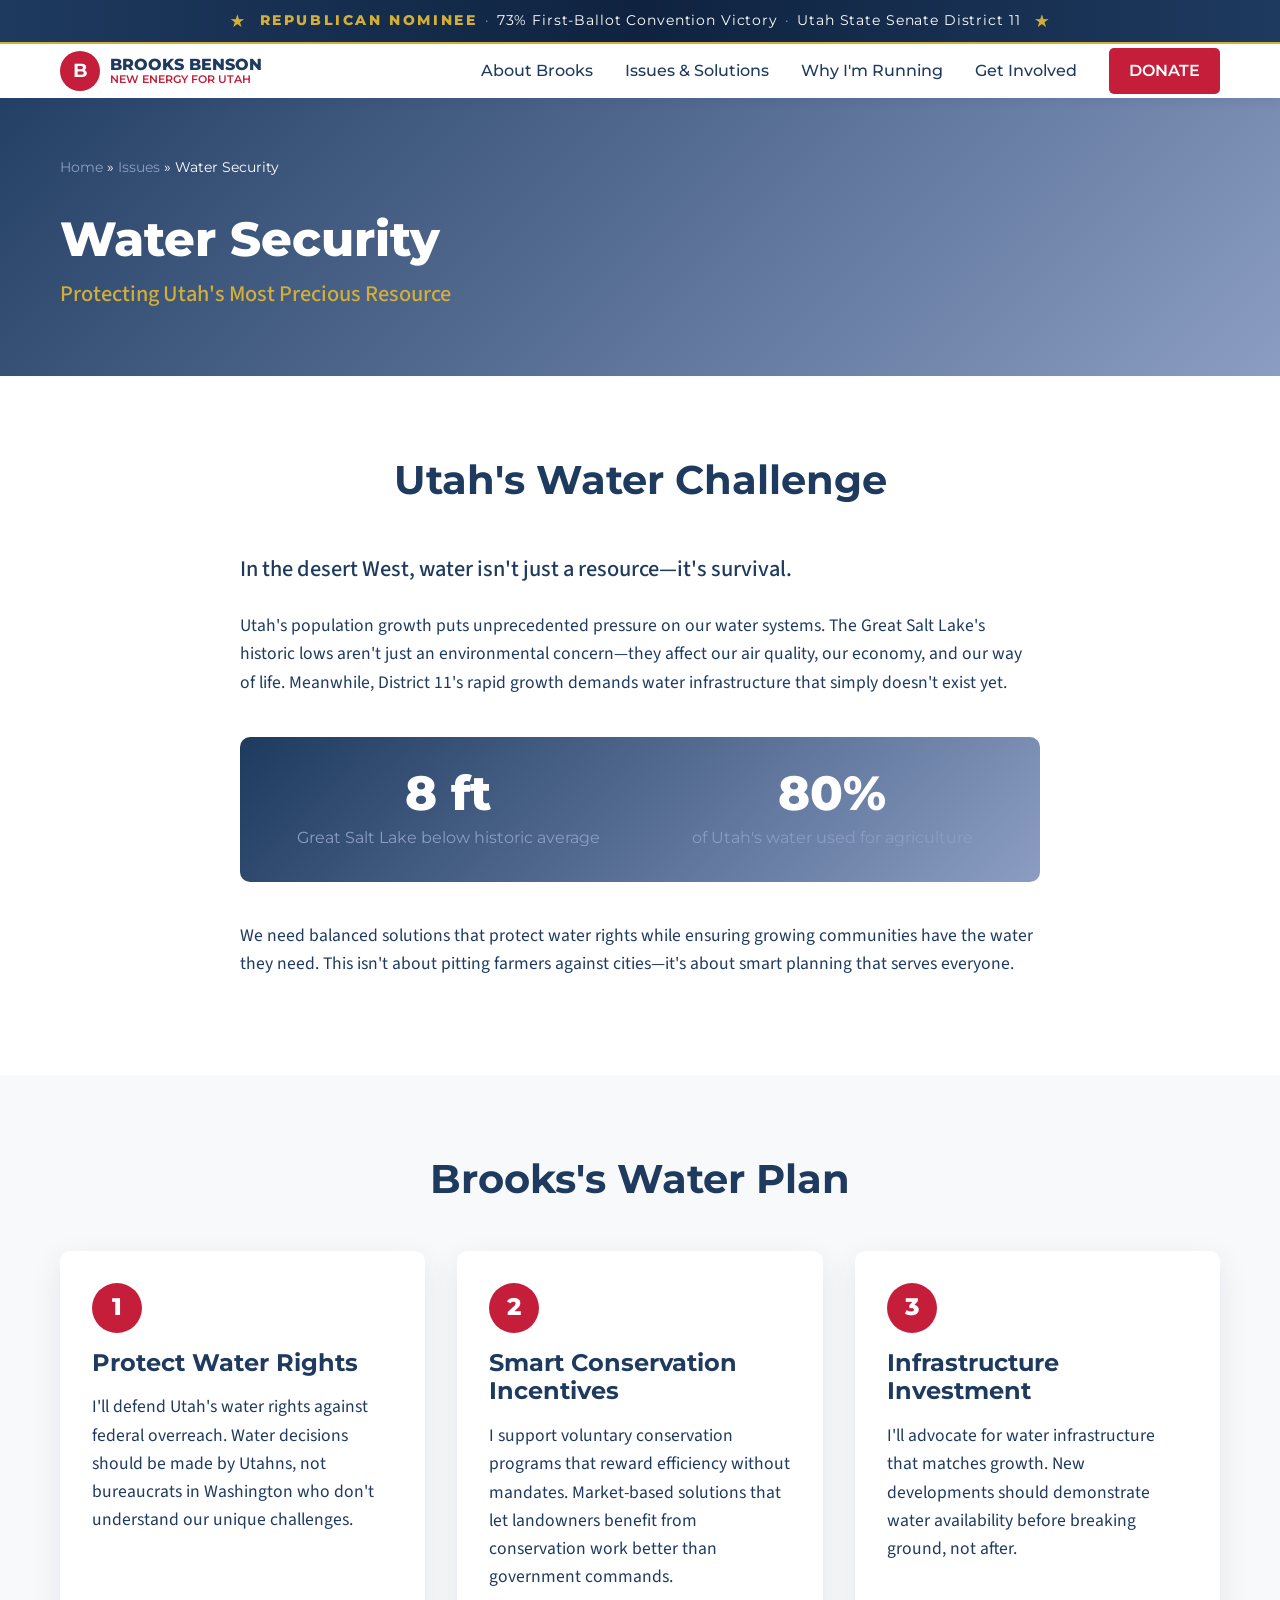
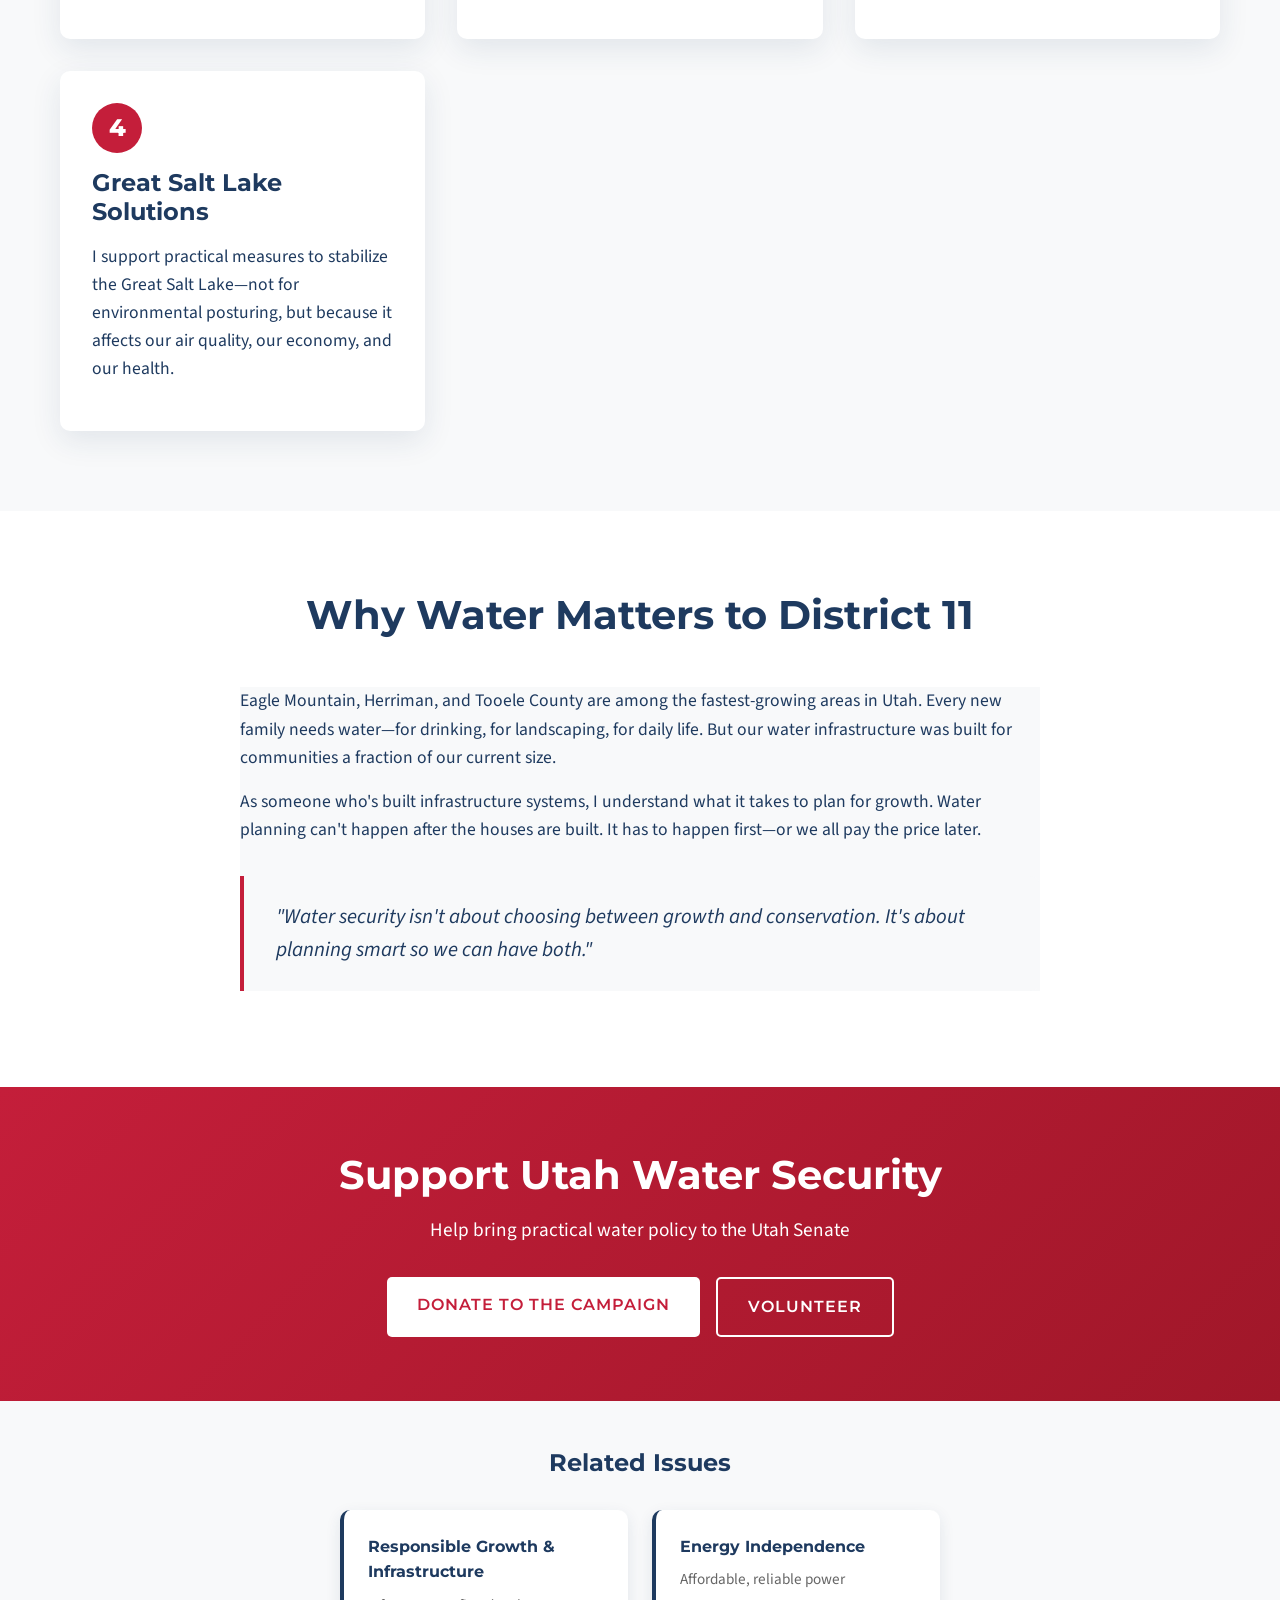
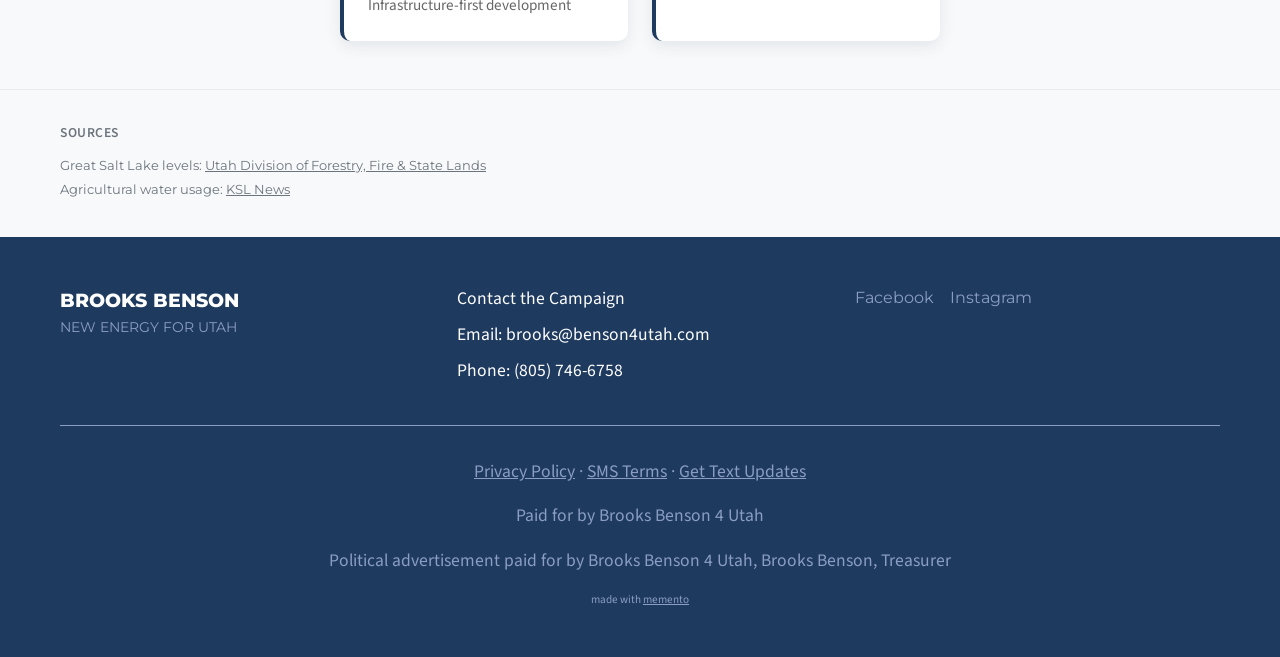
<file: water.html>
<!DOCTYPE html>
<html lang="en">
<head>
    <meta charset="UTF-8">
    <meta name="viewport" content="width=device-width, initial-scale=1.0">
    <title>Water Security | Brooks Benson for Utah Senate</title>
    <meta name="description" content="Brooks Benson's plan for Utah water security. Protecting water rights, sustainable planning, and smart conservation for growing communities.">
    <meta name="keywords" content="Brooks Benson, Utah water, Great Salt Lake, water rights, conservation, District 11">
    <meta name="author" content="Brooks Benson for Utah Senate">
    <meta name="robots" content="index, follow">
    <meta name="theme-color" content="#c41e3a">
    <link rel="canonical" href="https://benson4utah.com/water.html">
    <meta property="og:type" content="website">
    <meta property="og:url" content="https://benson4utah.com/water.html">
    <meta property="og:title" content="Water Security | Brooks Benson">
    <meta property="og:description" content="Protecting water rights, sustainable planning, and smart conservation for growing Utah communities.">
    <meta property="og:image" content="https://benson4utah.com/images/brooks-outside.jpg">
    <meta property="og:site_name" content="Brooks Benson for Utah Senate">
    <meta name="twitter:card" content="summary_large_image">
    <meta name="twitter:title" content="Water Security | Brooks Benson">
    <meta name="twitter:description" content="Protecting water rights, sustainable planning, and smart conservation for growing Utah communities.">
    <meta name="twitter:image" content="https://benson4utah.com/images/brooks-outside.jpg">
    <link rel="icon" type="image/svg+xml" href="favicon.svg">
    <link rel="apple-touch-icon" href="images/apple-touch-icon.png">
    <link rel="preconnect" href="https://fonts.googleapis.com">
    <link rel="preconnect" href="https://fonts.gstatic.com" crossorigin>
    <link href="https://fonts.googleapis.com/css2?family=Montserrat:wght@400;500;600;700;800&family=Source+Sans+Pro:wght@300;400;600&display=swap" rel="stylesheet">
    <link rel="stylesheet" href="styles.css?v=3">
    <script src="config.js"></script>
</head>
<body>
    <!-- Convention Victory Ribbon (site-wide identity strip) -->
    <div class="victory-ribbon" role="status" aria-label="Republican Nominee announcement">
        <div class="victory-ribbon-inner">
            <span class="victory-star" aria-hidden="true">★</span>
            <span class="victory-text">
                <strong>REPUBLICAN NOMINEE</strong>
                <span class="victory-divider" aria-hidden="true">·</span>
                73% First-Ballot Convention Victory
                <span class="victory-divider" aria-hidden="true">·</span>
                <span class="victory-district">Utah State Senate District 11</span>
            </span>
            <span class="victory-star" aria-hidden="true">★</span>
        </div>
    </div>

    <header class="header">
        <nav class="nav-container">
            <a href="index.html" class="logo">
                <div style="width: 40px; height: 40px; background: var(--conservative-red); border-radius: 50%; display: flex; align-items: center; justify-content: center; color: white; font-weight: bold; font-size: 1.2rem; margin-right: 10px;">B</div>
                <div class="logo-text">
                    <span class="name">BROOKS BENSON</span>
                    <span class="tagline">NEW ENERGY FOR UTAH</span>
                </div>
            </a>
            <div class="nav-menu" id="nav-menu">
                <a href="index.html#about" class="nav-link">About Brooks</a>
                <a href="index.html#issues" class="nav-link">Issues & Solutions</a>
                <a href="index.html#why-running" class="nav-link">Why I'm Running</a>
                <a href="index.html#get-involved" class="nav-link">Get Involved</a>
                <a href="javascript:void(0)" onclick="openDonationPage(null, WINRED_CONFIG.sourceCodes.navbar)" class="nav-link donate-btn">DONATE</a>
            </div>
            <div class="hamburger" id="hamburger"><span></span><span></span><span></span></div>
        </nav>
    </header>

    <section class="issue-hero">
        <div class="container">
            <nav class="breadcrumb">
                <a href="index.html">Home</a> &raquo; <a href="index.html#issues">Issues</a> &raquo; Water Security
            </nav>
            <h1>Water Security</h1>
            <p class="issue-subtitle">Protecting Utah's Most Precious Resource</p>
        </div>
    </section>

    <section class="issue-section">
        <div class="container">
            <h2>Utah's Water Challenge</h2>
            <div class="issue-content">
                <div class="issue-text">
                    <p class="lead">
                        In the desert West, water isn't just a resource—it's survival.
                    </p>
                    <p>
                        Utah's population growth puts unprecedented pressure on our water systems.
                        The Great Salt Lake's historic lows aren't just an environmental concern—they
                        affect our air quality, our economy, and our way of life. Meanwhile, District 11's
                        rapid growth demands water infrastructure that simply doesn't exist yet.
                    </p>

                    <div class="stat-callout">
                        <div class="stat">
                            <span class="stat-number">8 ft</span>
                            <span class="stat-label">Great Salt Lake below historic average</span>
                        </div>
                        <div class="stat">
                            <span class="stat-number">80%</span>
                            <span class="stat-label">of Utah's water used for agriculture</span>
                        </div>
                    </div>

                    <p>
                        We need balanced solutions that protect water rights while ensuring growing
                        communities have the water they need. This isn't about pitting farmers against
                        cities—it's about smart planning that serves everyone.
                    </p>
                </div>
            </div>
        </div>
    </section>

    <section class="issue-section issue-section-alt">
        <div class="container">
            <h2>Brooks's Water Plan</h2>
            <div class="solution-grid-detailed">
                <div class="solution-item">
                    <div class="solution-icon">1</div>
                    <h3>Protect Water Rights</h3>
                    <p>
                        I'll defend Utah's water rights against federal overreach. Water decisions should
                        be made by Utahns, not bureaucrats in Washington who don't understand our
                        unique challenges.
                    </p>
                </div>
                <div class="solution-item">
                    <div class="solution-icon">2</div>
                    <h3>Smart Conservation Incentives</h3>
                    <p>
                        I support voluntary conservation programs that reward efficiency without
                        mandates. Market-based solutions that let landowners benefit from conservation
                        work better than government commands.
                    </p>
                </div>
                <div class="solution-item">
                    <div class="solution-icon">3</div>
                    <h3>Infrastructure Investment</h3>
                    <p>
                        I'll advocate for water infrastructure that matches growth. New developments
                        should demonstrate water availability before breaking ground, not after.
                    </p>
                </div>
                <div class="solution-item">
                    <div class="solution-icon">4</div>
                    <h3>Great Salt Lake Solutions</h3>
                    <p>
                        I support practical measures to stabilize the Great Salt Lake—not for
                        environmental posturing, but because it affects our air quality, our
                        economy, and our health.
                    </p>
                </div>
            </div>
        </div>
    </section>

    <section class="issue-section">
        <div class="container">
            <h2>Why Water Matters to District 11</h2>
            <div class="personal-story">
                <p>
                    Eagle Mountain, Herriman, and Tooele County are among the fastest-growing areas
                    in Utah. Every new family needs water—for drinking, for landscaping, for daily
                    life. But our water infrastructure was built for communities a fraction of our
                    current size.
                </p>
                <p>
                    As someone who's built infrastructure systems, I understand what it takes to
                    plan for growth. Water planning can't happen after the houses are built.
                    It has to happen first—or we all pay the price later.
                </p>
                <p class="quote">
                    "Water security isn't about choosing between growth and conservation.
                    It's about planning smart so we can have both."
                </p>
            </div>
        </div>
    </section>

    <section class="issue-cta">
        <div class="container">
            <h2>Support Utah Water Security</h2>
            <p>Help bring practical water policy to the Utah Senate</p>
            <div class="cta-buttons">
                <a href="javascript:void(0)" onclick="openDonationPage(null, 'water-page'); trackCTA('donate', 'water-cta');" class="btn btn-primary">Donate to the Campaign</a>
                <a href="index.html#get-involved" onclick="trackCTA('volunteer', 'water-cta');" class="btn btn-secondary">Volunteer</a>
            </div>
        </div>
    </section>

    <section class="related-issues">
        <div class="container">
            <h3>Related Issues</h3>
            <div class="related-grid">
                <a href="infrastructure.html" class="related-card" onclick="trackEvent('related_issue_click', {from: 'water', to: 'infrastructure'});">
                    <h4>Responsible Growth & Infrastructure</h4>
                    <p>Infrastructure-first development</p>
                </a>
                <a href="energy.html" class="related-card" onclick="trackEvent('related_issue_click', {from: 'water', to: 'energy'});">
                    <h4>Energy Independence</h4>
                    <p>Affordable, reliable power</p>
                </a>
            </div>
        </div>
    </section>

    <!-- Sources -->
    <section class="sources">
        <div class="container">
            <p class="sources-title">Sources</p>
            <ul class="sources-list">
                <li>Great Salt Lake levels: <a href="https://greatsaltlake.utah.gov/lake-level" target="_blank">Utah Division of Forestry, Fire & State Lands</a></li>
                <li>Agricultural water usage: <a href="https://www.ksl.com/article/50764919/utahs-water-woes-how-80-of-utahs-water-is-used-and-why-it-matters" target="_blank">KSL News</a></li>
            </ul>
        </div>
    </section>

    <footer class="footer">
        <div class="container">
            <div class="footer-content">
                <div class="footer-logo">
                    <span class="name">BROOKS BENSON</span>
                    <span class="tagline">NEW ENERGY FOR UTAH</span>
                </div>
                <div class="footer-contact">
                    <p>Contact the Campaign</p>
                    <p>Email: brooks@benson4utah.com</p>
                    <p>Phone: (805) 746-6758</p>
                </div>
                <div class="footer-social">
                    <a href="https://www.facebook.com/profile.php?id=100068498047572" class="social-link" target="_blank">Facebook</a>
                    <a href="https://www.instagram.com/brooksbenson4utahsenate" class="social-link" target="_blank">Instagram</a>
                </div>
            </div>
            <div class="footer-legal">
                <p class="footer-policy-links"><a href="privacy.html">Privacy Policy</a> &middot; <a href="sms-terms.html">SMS Terms</a> &middot; <a href="text.html">Get Text Updates</a></p>
                <p>Paid for by Brooks Benson 4 Utah</p>
                <p>Political advertisement paid for by Brooks Benson 4 Utah, Brooks Benson, Treasurer</p>
            </div>
            <p style="text-align:center; font-size:0.7rem; margin-top:1rem; color:var(--mountain-silver); text-transform:lowercase;">made with <a href="https://mnto.dev" style="color:var(--mountain-silver);">memento</a></p>
        </div>
    </footer>

    <script src="script.js"></script>
    <script>trackEvent('issue_page_view', { issue: 'water' });</script>
</body>
</html>
</file>
<file: styles.css>
:root {
  --utah-navy: #1e3a5f;
  --conservative-red: #c41e3a;
  --mountain-silver: #8b9dc3;
  --family-white: #ffffff;
  --energy-gold: #d4af37;
  --growth-green: #2d5a27;
  --font-primary: 'Montserrat', sans-serif;
  --font-secondary: 'Source Sans Pro', sans-serif;
  --section-padding-y: 5rem;
  --container-max-width: 1200px;
  --container-padding-x: 1.25rem;
}

* {
  margin: 0;
  padding: 0;
  box-sizing: border-box;
}

body {
  font-family: var(--font-primary);
  line-height: 1.6;
  color: var(--utah-navy);
  background-color: var(--family-white);
}

.container {
  max-width: var(--container-max-width);
  margin: 0 auto;
  padding: 0 var(--container-padding-x);
}

h1,
h2,
h3 {
  font-weight: 700;
  line-height: 1.2;
  margin-bottom: 1rem;
}

h1 {
  font-size: 3rem;
  font-weight: 800;
}

h2 {
  font-size: 2.5rem;
  text-align: center;
  margin-bottom: 3rem;
}

h3 {
  font-size: 1.5rem;
}

p {
  font-family: var(--font-secondary);
  font-size: 1.1rem;
  margin-bottom: 1rem;
}

.btn {
  display: inline-block;
  padding: 15px 30px;
  border-radius: 5px;
  text-decoration: none;
  font-family: var(--font-primary);
  font-weight: 600;
  font-size: 1rem;
  text-transform: uppercase;
  letter-spacing: 1px;
  transition: all 0.3s ease;
  border: none;
  cursor: pointer;
}

.btn-primary {
  background-color: var(--conservative-red);
  color: var(--family-white);
}

.btn-primary:hover {
  background-color: #a01729;
  transform: translateY(-2px);
}

.btn-secondary {
  background-color: var(--utah-navy);
  color: var(--family-white);
}

.btn-secondary:hover {
  background-color: #152a47;
  transform: translateY(-2px);
}

.header {
  background-color: var(--family-white);
  box-shadow: 0 2px 10px rgba(30, 58, 95, 0.1);
  position: fixed;
  top: 0;
  width: 100%;
  z-index: 1000;
}

.nav-container {
  max-width: var(--container-max-width);
  margin: 0 auto;
  padding: 0.25rem var(--container-padding-x);
  display: flex;
  justify-content: space-between;
  align-items: center;
}

.logo {
  display: flex;
  align-items: center;
  text-decoration: none;
}

.logo * {
  text-decoration: none;
}

.logo img {
  height: 40px;
  margin-right: 12px;
}

.logo-text .name {
  display: block;
  font-weight: 800;
  font-size: 1rem;
  color: var(--utah-navy);
  line-height: 1.1;
}

.logo-text .tagline {
  display: block;
  font-size: 0.7rem;
  color: var(--conservative-red);
  font-weight: 600;
  line-height: 1.1;
}

.nav-menu {
  display: flex;
  align-items: center;
  gap: 2rem;
}

.nav-link {
  color: var(--utah-navy);
  text-decoration: none;
  font-weight: 500;
  transition: color 0.3s ease;
}

.nav-link:hover {
  color: var(--conservative-red);
}

.donate-btn {
  background-color: var(--conservative-red);
  color: var(--family-white) !important;
  padding: 10px 20px;
  border-radius: 5px;
  font-weight: 600;
}

.donate-btn:hover {
  background-color: #a01729;
}

.hamburger {
  display: none;
  flex-direction: column;
  cursor: pointer;
}

.hamburger span {
  width: 25px;
  height: 3px;
  background-color: var(--utah-navy);
  margin: 3px 0;
  transition: 0.3s;
}

.hero {
  padding: 5.5rem 0 var(--section-padding-y);
  background: linear-gradient(135deg, var(--family-white) 0%, #f8f9fa 100%);
}

.hero-content {
  max-width: var(--container-max-width);
  margin: 0 auto;
  padding: 0 var(--container-padding-x);
  display: grid;
  grid-template-columns: 1fr 1fr;
  gap: 4rem;
  align-items: center;
}

.hero-text h1 {
  color: var(--utah-navy);
  margin-bottom: 1rem;
}

.hero-subtitle {
  font-size: 1.5rem;
  color: var(--conservative-red);
  font-weight: 600;
  margin-bottom: 1.5rem;
}

.hero-description {
  font-size: 1.2rem;
  margin-bottom: 2rem;
  color: #555;
}

.hero-buttons {
  display: flex;
  gap: 1rem;
}

.hero-image img {
  width: 100%;
  height: auto;
  border-radius: 10px;
  box-shadow: 0 20px 40px rgba(30, 58, 95, 0.15);
}

section {
  padding: var(--section-padding-y) 0;
}

.problem-statement {
  background-color: #f8f9fa;
}

.problem-statement h2 {
  color: var(--utah-navy);
  margin-bottom: 3rem;
}

.problems-grid {
  display: grid;
  grid-template-columns: repeat(auto-fit, minmax(300px, 1fr));
  gap: 2rem;
  margin-bottom: 3rem;
}

.problem-card {
  background: var(--family-white);
  padding: 2rem;
  border-radius: 10px;
  text-align: center;
  box-shadow: 0 10px 30px rgba(30, 58, 95, 0.1);
}

.problem-icon {
  font-size: 3rem;
  margin-bottom: 1rem;
}

.problem-card h3 {
  color: var(--conservative-red);
  margin-bottom: 1rem;
}

.transition-text {
  text-align: center;
  margin-top: 2rem;
}

.transition-text h3 {
  font-size: 2rem;
  color: var(--utah-navy);
}


.solutions-grid {
  display: grid;
  grid-template-columns: repeat(auto-fit, minmax(300px, 1fr));
  gap: 2rem;
  margin-bottom: 3rem;
}

.solution-card {
  background: linear-gradient(135deg, var(--utah-navy), var(--mountain-silver));
  color: var(--family-white);
  padding: 2rem;
  border-radius: 10px;
  text-align: center;
}

.solution-icon {
  font-size: 3rem;
  margin-bottom: 1rem;
}

.solution-card h3 {
  margin-bottom: 1rem;
}

.cta-center {
  text-align: center;
}

.about-teaser {
  background-color: #f8f9fa;
}

.about-content {
  display: grid;
  grid-template-columns: 2fr 1fr;
  gap: 4rem;
  align-items: center;
}

.key-points {
  margin: 2rem 0;
}

.key-point {
  background: var(--family-white);
  padding: 1rem;
  margin-bottom: 1rem;
  border-left: 4px solid var(--conservative-red);
  border-radius: 5px;
}

.about-image img {
  width: 100%;
  border-radius: 10px;
  box-shadow: 0 20px 40px rgba(30, 58, 95, 0.15);
}


.issues-grid {
  display: grid;
  grid-template-columns: repeat(auto-fit, minmax(280px, 1fr));
  gap: 2rem;
}

.issue-card {
  background: var(--family-white);
  padding: 2rem;
  border-radius: 10px;
  border: 1px solid #e9ecef;
  transition: transform 0.3s ease, box-shadow 0.3s ease;
}

.issue-card:hover {
  transform: translateY(-5px);
  box-shadow: 0 20px 40px rgba(30, 58, 95, 0.15);
}

.issue-card h3 {
  color: var(--utah-navy);
  margin-bottom: 1rem;
}

.issue-link {
  color: var(--conservative-red);
  text-decoration: none;
  font-weight: 600;
}

.issue-link:hover {
  text-decoration: underline;
}

.why-running {
  background-color: #f8f9fa;
}

.why-content {
  display: grid;
  grid-template-columns: 2fr 1fr;
  gap: 4rem;
  align-items: start;
}

.difference-list {
  list-style: none;
  margin: 1rem 0;
}

.difference-list li {
  background: var(--family-white);
  padding: 1rem;
  margin-bottom: 1rem;
  border-left: 4px solid var(--energy-gold);
  border-radius: 5px;
}

.why-image img {
  width: 100%;
  border-radius: 10px;
  box-shadow: 0 20px 40px rgba(30, 58, 95, 0.15);
}


.involvement-grid {
  display: grid;
  grid-template-columns: repeat(auto-fit, minmax(300px, 1fr));
  gap: 2rem;
}

.involvement-card {
  background: var(--family-white);
  padding: 2rem;
  border-radius: 10px;
  box-shadow: 0 10px 30px rgba(30, 58, 95, 0.1);
  text-align: center;
}

.email-signup {
  display: flex;
  flex-wrap: wrap;
  gap: 1rem;
  margin-top: 1rem;
  justify-content: center;
}

.email-signup input {
  flex: 1;
  min-width: 200px;
  padding: 12px;
  border: 2px solid #e9ecef;
  border-radius: 5px;
  font-size: 1rem;
}

.email-signup button {
  flex-shrink: 0;
  white-space: nowrap;
}

.donation-amounts {
  display: grid;
  grid-template-columns: 1fr 1fr;
  gap: 1rem;
  margin: 1rem 0;
}

.amount-btn {
  padding: 10px;
  border: 2px solid var(--utah-navy);
  background: var(--family-white);
  color: var(--utah-navy);
  border-radius: 5px;
  cursor: pointer;
  font-weight: 600;
  transition: all 0.3s ease;
}

.amount-btn:hover {
  background: var(--utah-navy);
  color: var(--family-white);
}

.footer {
  background-color: var(--utah-navy);
  color: var(--family-white);
  padding: 3rem 0 2rem;
}

.footer-content {
  display: grid;
  grid-template-columns: repeat(auto-fit, minmax(250px, 1fr));
  gap: 2rem;
  margin-bottom: 2rem;
}

.footer-logo .name {
  display: block;
  font-weight: 800;
  font-size: 1.2rem;
}

.footer-logo .tagline {
  display: block;
  font-size: 0.9rem;
  color: var(--mountain-silver);
}

.footer-contact p {
  margin-bottom: 0.5rem;
}

.footer-social {
  display: flex;
  gap: 1rem;
}

.social-link {
  color: var(--mountain-silver);
  text-decoration: none;
  transition: color 0.3s ease;
}

.social-link:hover {
  color: var(--family-white);
}

.footer-legal {
  text-align: center;
  padding-top: 2rem;
  border-top: 1px solid var(--mountain-silver);
  font-size: 0.9rem;
  color: var(--mountain-silver);
}

/* About Page Styles */
.nav-link.active {
  color: var(--conservative-red);
  font-weight: 600;
}

.page-hero {
  padding: 5.5rem 0 var(--section-padding-y);
  background: linear-gradient(135deg, var(--family-white) 0%, #f8f9fa 100%);
}

.personal-story {
  background-color: #f8f9fa;
}

.story-content {
  display: grid;
  grid-template-columns: 2fr 1fr;
  gap: 4rem;
  align-items: start;
}

.story-image img,
.values-image img,
.involvement-image img {
  width: 100%;
  border-radius: 10px;
  box-shadow: 0 20px 40px rgba(30, 58, 95, 0.15);
}

.experience-grid {
  display: grid;
  grid-template-columns: repeat(auto-fit, minmax(300px, 1fr));
  gap: 2rem;
}

.experience-card {
  background: var(--family-white);
  padding: 2rem;
  border-radius: 10px;
  box-shadow: 0 10px 30px rgba(30, 58, 95, 0.1);
}

.experience-years {
  color: var(--conservative-red);
  font-weight: 600;
  margin-bottom: 1rem;
}

.experience-card ul {
  list-style: none;
  margin: 0;
}

.experience-card li {
  padding: 0.5rem 0;
  border-left: 3px solid var(--mountain-silver);
  padding-left: 1rem;
  margin-bottom: 0.5rem;
}

.values-content {
  display: grid;
  grid-template-columns: 2fr 1fr;
  gap: 4rem;
  align-items: start;
}

.core-values {
  margin-top: 2rem;
}

.value-item {
  background: var(--family-white);
  padding: 1.5rem;
  margin-bottom: 1.5rem;
  border-left: 4px solid var(--conservative-red);
  border-radius: 5px;
  box-shadow: 0 5px 15px rgba(30, 58, 95, 0.08);
}

.value-item h4 {
  color: var(--utah-navy);
  margin-bottom: 0.5rem;
}

.differentiator-grid {
  display: grid;
  grid-template-columns: repeat(auto-fit, minmax(250px, 1fr));
  gap: 2rem;
}

.diff-card {
  background: var(--family-white);
  padding: 2rem;
  border-radius: 10px;
  text-align: center;
  box-shadow: 0 10px 30px rgba(30, 58, 95, 0.1);
  transition: transform 0.3s ease;
}

.diff-card:hover {
  transform: translateY(-5px);
}

.diff-icon {
  font-size: 3rem;
  margin-bottom: 1rem;
}

.involvement-content {
  display: grid;
  grid-template-columns: 2fr 1fr;
  gap: 4rem;
  align-items: start;
}

.involvement-text h3 {
  color: var(--utah-navy);
  margin-top: 2rem;
  margin-bottom: 1rem;
}

.involvement-text h3:first-child {
  margin-top: 0;
}

.education-background {
  background-color: #f8f9fa;
}

.education-grid {
  display: grid;
  grid-template-columns: repeat(auto-fit, minmax(350px, 1fr));
  gap: 2rem;
}

.education-card {
  background: var(--family-white);
  padding: 2rem;
  border-radius: 10px;
  box-shadow: 0 10px 30px rgba(30, 58, 95, 0.1);
  border-left: 4px solid var(--utah-navy);
}

.school-name {
  color: var(--conservative-red);
  font-weight: 600;
  font-size: 1.1rem;
  margin-bottom: 0.5rem;
}

.education-years {
  color: var(--mountain-silver);
  font-weight: 600;
  margin-bottom: 1rem;
}

.education-focus {
  font-style: italic;
  color: var(--utah-navy);
  margin-bottom: 1rem;
}

.vision-statement {
  background: linear-gradient(135deg, var(--utah-navy), var(--mountain-silver));
  color: var(--family-white);
}

.vision-content {
  text-align: center;
}

.vision-lead {
  font-size: 1.3rem;
  font-style: italic;
  margin-bottom: 3rem;
  line-height: 1.6;
}

.vision-points {
  display: grid;
  grid-template-columns: repeat(auto-fit, minmax(250px, 1fr));
  gap: 2rem;
  margin-top: 2rem;
}

.vision-point {
  background: rgba(255, 255, 255, 0.1);
  padding: 1.5rem;
  border-radius: 10px;
  backdrop-filter: blur(10px);
}

.vision-point h4 {
  color: var(--energy-gold);
  margin-bottom: 0.5rem;
}

.cta-section {
  background-color: #f8f9fa;
}

.cta-content {
  text-align: center;
}

.cta-buttons {
  display: flex;
  gap: 1rem;
  justify-content: center;
  margin-top: 2rem;
}

@media (max-width: 768px) {
  .story-content,
  .values-content,
  .involvement-content {
    grid-template-columns: 1fr;
    gap: 2rem;
  }
  
  .cta-buttons {
    flex-direction: column;
    align-items: center;
  }
  
  .vision-points {
    grid-template-columns: 1fr;
  }
}

/* Issues Page Styles */
.issues-nav {
  background-color: var(--utah-navy);
  padding: 2rem 0;
}

.issues-nav-grid {
  display: grid;
  grid-template-columns: repeat(auto-fit, minmax(200px, 1fr));
  gap: 1rem;
}

.issue-nav-link {
  display: flex;
  flex-direction: column;
  align-items: center;
  padding: 1.5rem 1rem;
  background: rgba(255, 255, 255, 0.1);
  border-radius: 10px;
  color: var(--family-white);
  text-decoration: none;
  transition: all 0.3s ease;
  backdrop-filter: blur(10px);
}

.issue-nav-link:hover {
  background: rgba(255, 255, 255, 0.2);
  transform: translateY(-2px);
}

.issue-icon {
  font-size: 2.5rem;
  margin-bottom: 1rem;
}

.issue-section {
  scroll-margin-top: 100px;
}

.issue-section.alt-bg {
  background-color: #f8f9fa;
}

.issue-header {
  text-align: center;
  margin-bottom: 3rem;
}

.issue-number {
  display: inline-block;
  width: 80px;
  height: 80px;
  background: var(--conservative-red);
  color: var(--family-white);
  border-radius: 50%;
  line-height: 80px;
  font-size: 2rem;
  font-weight: 800;
  margin-bottom: 1rem;
}

.issue-subtitle {
  font-size: 1.2rem;
  color: var(--mountain-silver);
  font-weight: 600;
}

.problem-solution {
  display: grid;
  grid-template-columns: 1fr 1fr;
  gap: 3rem;
  margin-bottom: 3rem;
}

.problem,
.solution {
  background: var(--family-white);
  padding: 2rem;
  border-radius: 10px;
  box-shadow: 0 10px 30px rgba(30, 58, 95, 0.1);
}

.problem {
  border-left: 4px solid var(--conservative-red);
}

.solution {
  border-left: 4px solid var(--energy-gold);
}

.problem h3,
.solution h3 {
  color: var(--utah-navy);
  margin-bottom: 1rem;
}

.problem ul,
.solution ul {
  list-style: none;
  margin: 0;
}

.problem li,
.solution li {
  padding: 0.5rem 0;
  position: relative;
  padding-left: 1.5rem;
}

.problem li::before {
  content: "⚠️";
  position: absolute;
  left: 0;
}

.solution li::before {
  content: "✅";
  position: absolute;
  left: 0;
}

.specific-actions,
.brooks-advantage,
.family-values,
.fiscal-principles {
  background: var(--family-white);
  padding: 2rem;
  border-radius: 10px;
  box-shadow: 0 10px 30px rgba(30, 58, 95, 0.1);
}

.action-grid {
  display: grid;
  grid-template-columns: repeat(auto-fit, minmax(250px, 1fr));
  gap: 2rem;
  margin-top: 2rem;
}

.action-item {
  background: #f8f9fa;
  padding: 1.5rem;
  border-radius: 8px;
  border-left: 4px solid var(--utah-navy);
}

.action-item h4 {
  color: var(--utah-navy);
  margin-bottom: 0.5rem;
}

.brooks-advantage {
  border-left: 4px solid var(--mountain-silver);
}

.values-grid {
  display: grid;
  grid-template-columns: repeat(auto-fit, minmax(200px, 1fr));
  gap: 1.5rem;
  margin-top: 2rem;
}

.value-card {
  background: #f8f9fa;
  padding: 1.5rem;
  border-radius: 8px;
  text-align: center;
  border-top: 4px solid var(--conservative-red);
}

.value-card h4 {
  color: var(--utah-navy);
  margin-bottom: 0.5rem;
}

.principle-list {
  margin-top: 2rem;
}

.principle-item {
  display: flex;
  align-items: flex-start;
  gap: 1.5rem;
  margin-bottom: 2rem;
  padding: 1.5rem;
  background: #f8f9fa;
  border-radius: 8px;
}

.principle-number {
  width: 50px;
  height: 50px;
  background: var(--utah-navy);
  color: var(--family-white);
  border-radius: 50%;
  display: flex;
  align-items: center;
  justify-content: center;
  font-weight: 800;
  font-size: 1.2rem;
  flex-shrink: 0;
}

.principle-item h4 {
  color: var(--utah-navy);
  margin-bottom: 0.5rem;
}

@media (max-width: 768px) {
  .issues-nav-grid {
    grid-template-columns: 1fr;
  }
  
  .problem-solution {
    grid-template-columns: 1fr;
    gap: 2rem;
  }
  
  .action-grid,
  .values-grid {
    grid-template-columns: 1fr;
  }
  
  .principle-item {
    flex-direction: column;
    text-align: center;
  }
}

@media (max-width: 768px) {
  .hamburger {
    display: flex;
  }
  
  .nav-menu {
    position: fixed;
    left: -100%;
    top: 60px;
    flex-direction: column;
    background-color: var(--family-white);
    width: 100%;
    text-align: center;
    transition: 0.3s;
    box-shadow: 0 10px 27px rgba(0, 0, 0, 0.05);
    padding: 2rem 0;
  }
  
  .nav-menu.active {
    left: 0;
  }
  
  .nav-menu a {
    padding: 1rem;
    display: block;
  }
  
  h1 {
    font-size: 2.5rem;
  }
  
  h2 {
    font-size: 2rem;
  }
  
  .hero-content {
    grid-template-columns: 1fr;
    text-align: center;
  }
  
  .about-content,
  .why-content {
    grid-template-columns: 1fr;
    gap: 2rem;
  }
  
  .hero-buttons {
    flex-direction: column;
    align-items: center;
  }
  
  .email-signup {
    flex-direction: column;
  }
  
  .problems-grid,
  .solutions-grid,
  .issues-grid,
  .involvement-grid {
    grid-template-columns: 1fr;
  }
}

@media (max-width: 480px) {
  :root {
    --container-padding-x: 1rem;
  }

  h1 {
    font-size: 2rem;
  }

  .hero-subtitle {
    font-size: 1.2rem;
  }

  .btn {
    padding: 12px 24px;
    font-size: 0.9rem;
  }
}

/* ============================================
   ISSUE PAGE STYLES
   ============================================ */

.issue-hero {
  padding: 7rem 0 3rem;
  background: linear-gradient(135deg, var(--utah-navy), var(--mountain-silver));
  color: var(--family-white);
}

.issue-hero h1 {
  margin-bottom: 0.5rem;
}

.issue-hero .issue-subtitle {
  font-size: 1.4rem;
  color: var(--energy-gold);
  font-weight: 500;
}

.breadcrumb {
  margin-bottom: 2rem;
  font-size: 0.9rem;
}

.breadcrumb a {
  color: var(--mountain-silver);
  text-decoration: none;
}

.breadcrumb a:hover {
  color: var(--family-white);
  text-decoration: underline;
}

.issue-section {
  padding: var(--section-padding-y) 0;
}

.issue-section-alt {
  background-color: #f8f9fa;
}

.issue-content {
  max-width: 800px;
  margin: 0 auto;
}

.issue-text .lead {
  font-size: 1.4rem;
  font-weight: 500;
  color: var(--utah-navy);
  margin-bottom: 1.5rem;
}

.stat-callout {
  display: grid;
  grid-template-columns: repeat(auto-fit, minmax(200px, 1fr));
  gap: 2rem;
  margin: 2.5rem 0;
  padding: 2rem;
  background: linear-gradient(135deg, var(--utah-navy), var(--mountain-silver));
  border-radius: 10px;
  color: var(--family-white);
}

.stat {
  text-align: center;
}

.stat-number {
  display: block;
  font-size: 3rem;
  font-weight: 800;
  line-height: 1;
  margin-bottom: 0.5rem;
}

.stat-label {
  font-size: 1rem;
  color: var(--mountain-silver);
}

.solution-grid-detailed {
  display: grid;
  grid-template-columns: repeat(auto-fit, minmax(280px, 1fr));
  gap: 2rem;
}

.solution-item {
  background: var(--family-white);
  padding: 2rem;
  border-radius: 10px;
  box-shadow: 0 10px 30px rgba(30, 58, 95, 0.1);
  position: relative;
}

.solution-item .solution-icon {
  width: 50px;
  height: 50px;
  background: var(--conservative-red);
  color: var(--family-white);
  border-radius: 50%;
  display: flex;
  align-items: center;
  justify-content: center;
  font-size: 1.5rem;
  font-weight: 800;
  margin-bottom: 1rem;
}

.solution-item h3 {
  color: var(--utah-navy);
  margin-bottom: 1rem;
}

.personal-story {
  max-width: 800px;
  margin: 0 auto;
}

.personal-story .quote {
  font-size: 1.3rem;
  font-style: italic;
  color: var(--utah-navy);
  padding: 1.5rem 2rem;
  border-left: 4px solid var(--conservative-red);
  background: #f8f9fa;
  border-radius: 0 10px 10px 0;
  margin-top: 2rem;
}

.issue-cta {
  background: linear-gradient(135deg, var(--conservative-red), #a01729);
  color: var(--family-white);
  text-align: center;
  padding: 4rem 0;
}

.issue-cta h2 {
  color: var(--family-white);
  margin-bottom: 1rem;
}

.issue-cta p {
  font-size: 1.2rem;
  margin-bottom: 2rem;
}

.issue-cta .cta-buttons {
  display: flex;
  gap: 1rem;
  justify-content: center;
  flex-wrap: wrap;
}

.issue-cta .btn-primary {
  background: var(--family-white);
  color: var(--conservative-red);
}

.issue-cta .btn-primary:hover {
  background: #f0f0f0;
}

.issue-cta .btn-secondary {
  background: transparent;
  border: 2px solid var(--family-white);
  color: var(--family-white);
}

.issue-cta .btn-secondary:hover {
  background: var(--family-white);
  color: var(--conservative-red);
}

.related-issues {
  background: #f8f9fa;
  padding: 3rem 0;
}

.related-issues h3 {
  text-align: center;
  margin-bottom: 2rem;
}

.related-grid {
  display: grid;
  grid-template-columns: repeat(auto-fit, minmax(250px, 1fr));
  gap: 1.5rem;
  max-width: 600px;
  margin: 0 auto;
}

.related-card {
  background: var(--family-white);
  padding: 1.5rem;
  border-radius: 10px;
  text-decoration: none;
  color: var(--utah-navy);
  box-shadow: 0 5px 15px rgba(30, 58, 95, 0.1);
  transition: transform 0.3s ease, box-shadow 0.3s ease;
  border-left: 4px solid var(--utah-navy);
}

.related-card:hover {
  transform: translateY(-3px);
  box-shadow: 0 10px 25px rgba(30, 58, 95, 0.15);
}

.related-card h4 {
  margin-bottom: 0.5rem;
  color: var(--utah-navy);
}

.related-card p {
  font-size: 0.95rem;
  color: #666;
  margin: 0;
}

/* Sources Section */
.sources {
  padding: 2rem 0;
  background-color: #f8f9fa;
  border-top: 1px solid #e9ecef;
}

.sources-title {
  font-size: 0.85rem;
  font-weight: 600;
  color: #6c757d;
  text-transform: uppercase;
  letter-spacing: 0.5px;
  margin-bottom: 0.75rem;
}

.sources-list {
  list-style: none;
  padding: 0;
  margin: 0;
}

.sources-list li {
  font-size: 0.8rem;
  color: #6c757d;
  margin-bottom: 0.25rem;
}

.sources-list a {
  color: #6c757d;
  text-decoration: underline;
  transition: color 0.2s ease;
}

.sources-list a:hover {
  color: var(--utah-navy);
}

/* Modal Overlay */
.modal-overlay {
  display: none;
  position: fixed;
  top: 0;
  left: 0;
  width: 100%;
  height: 100%;
  background: rgba(0, 0, 0, 0.7);
  z-index: 10000;
  overflow-y: auto;
  padding: 2rem 1rem;
  align-items: flex-start;
  justify-content: center;
}

.modal-overlay.active {
  display: flex;
}

.modal-content {
  background: white;
  border-radius: 10px;
  max-width: 600px;
  width: 100%;
  padding: 2rem;
  position: relative;
  margin: auto;
  box-shadow: 0 10px 40px rgba(0, 0, 0, 0.3);
  animation: modalSlideIn 0.3s ease;
}

@keyframes modalSlideIn {
  from {
    opacity: 0;
    transform: translateY(-20px);
  }
  to {
    opacity: 1;
    transform: translateY(0);
  }
}

.modal-close {
  position: absolute;
  top: 1rem;
  right: 1rem;
  width: 36px;
  height: 36px;
  background: none;
  border: none;
  font-size: 1.75rem;
  color: #666;
  cursor: pointer;
  line-height: 1;
  display: flex;
  align-items: center;
  justify-content: center;
  transition: color 0.2s ease;
}

.modal-close:hover {
  color: var(--conservative-red);
}

.modal-content h2 {
  text-align: left;
  margin-bottom: 0.5rem;
  padding-right: 2rem;
}

.modal-intro {
  color: #666;
  margin-bottom: 1.5rem;
}

/* Donation Method Modal */
.donate-modal-content {
  max-width: 480px;
  text-align: center;
}

.donate-modal-content h2 {
  text-align: center;
  padding-right: 0;
}

.donate-method-btn {
  display: flex;
  align-items: center;
  width: 100%;
  padding: 1.25rem 1.5rem;
  margin-bottom: 1rem;
  border: 2px solid #e0e0e0;
  border-radius: 10px;
  background: white;
  cursor: pointer;
  transition: border-color 0.2s ease, box-shadow 0.2s ease, transform 0.1s ease;
  text-align: left;
}

.donate-method-btn:hover {
  border-color: var(--utah-navy);
  box-shadow: 0 4px 12px rgba(30, 58, 95, 0.15);
  transform: translateY(-1px);
}

.donate-method-btn:active {
  transform: translateY(0);
}

.donate-method-icon {
  font-size: 2rem;
  margin-right: 1rem;
  flex-shrink: 0;
}

.donate-method-label {
  display: flex;
  flex-direction: column;
}

.donate-method-label strong {
  font-size: 1.2rem;
  color: var(--utah-navy);
  margin-bottom: 0.15rem;
}

.donate-method-label span {
  font-size: 0.9rem;
  color: #666;
}

.donate-method-winred:hover {
  border-color: var(--conservative-red);
}

.donate-method-venmo:hover {
  border-color: #008CFF;
}

.donate-disclosure {
  font-size: 0.8rem;
  color: #999;
  margin-top: 1rem;
}

.donate-back-btn {
  background: none;
  border: none;
  color: var(--utah-navy);
  font-size: 1rem;
  cursor: pointer;
  padding: 0.25rem 0;
  margin-bottom: 0.5rem;
  display: inline-block;
}

.donate-back-btn:hover {
  text-decoration: underline;
}

.venmo-qr-container {
  margin: 1.5rem auto;
  width: 200px;
  height: 200px;
}

.venmo-qr-img {
  width: 100%;
  height: 100%;
  border-radius: 8px;
}

.venmo-handle {
  font-size: 1.1rem;
  font-weight: 600;
  color: var(--utah-navy);
  margin-bottom: 1.25rem;
}

.venmo-open-btn {
  display: inline-block;
  padding: 0.9rem 2.5rem;
  font-size: 1.1rem;
  margin-bottom: 1.25rem;
}

.venmo-note {
  font-size: 0.85rem;
  color: #666;
  font-style: italic;
  margin-bottom: 0.5rem;
}

/* Volunteer Form Section */
.volunteer-section {
  padding: 4rem 0;
  background-color: #f8f9fa;
}

.volunteer-section h2 {
  text-align: center;
  margin-bottom: 0.5rem;
}

.volunteer-section .section-intro {
  text-align: center;
  color: #666;
  margin-bottom: 2rem;
}

.volunteer-form {
  max-width: 600px;
  margin: 0 auto;
  background: white;
  padding: 2rem;
  border-radius: 10px;
  box-shadow: 0 2px 10px rgba(0,0,0,0.1);
}

.form-row {
  display: grid;
  grid-template-columns: 1fr 1fr;
  gap: 1rem;
}

.form-group {
  margin-bottom: 1.25rem;
}

.form-group label {
  display: block;
  font-weight: 600;
  margin-bottom: 0.5rem;
  color: var(--utah-navy);
}

.form-group input[type="text"],
.form-group input[type="email"],
.form-group input[type="tel"],
.form-group textarea {
  width: 100%;
  padding: 0.75rem;
  border: 1px solid #ddd;
  border-radius: 5px;
  font-size: 1rem;
  font-family: inherit;
}

.form-group input:focus,
.form-group textarea:focus {
  outline: none;
  border-color: var(--utah-navy);
  box-shadow: 0 0 0 2px rgba(0, 42, 92, 0.1);
}

.checkbox-group {
  display: flex;
  flex-wrap: wrap;
  gap: 0.75rem 1.5rem;
}

.checkbox-group label {
  display: flex;
  align-items: center;
  gap: 0.5rem;
  font-weight: 400;
  cursor: pointer;
}

.checkbox-group input[type="checkbox"] {
  width: 18px;
  height: 18px;
  cursor: pointer;
}

.volunteer-form button[type="submit"] {
  width: 100%;
  margin-top: 1rem;
}

/* Honeypot - hidden from humans, visible to bots */
.honeypot {
  position: absolute;
  left: -9999px;
  opacity: 0;
  height: 0;
  width: 0;
  pointer-events: none;
}

@media (max-width: 768px) {
  .form-row {
    grid-template-columns: 1fr;
  }

  .modal-overlay {
    padding: 1rem;
  }

  .modal-content {
    padding: 1.5rem;
  }

  .modal-content h2 {
    font-size: 1.5rem;
  }

  .checkbox-group {
    flex-direction: column;
    gap: 0.5rem;
  }
}

@media (max-width: 768px) {
  .issue-hero {
    padding: 6rem 0 2rem;
  }

  .stat-callout {
    grid-template-columns: 1fr;
    text-align: center;
  }

  .stat-number {
    font-size: 2.5rem;
  }

  .solution-grid-detailed {
    grid-template-columns: 1fr;
  }

  .issue-cta .cta-buttons {
    flex-direction: column;
    align-items: center;
  }

  .related-grid {
    grid-template-columns: 1fr;
  }
}
/* ===== Convention Victory ribbon (site-wide identity strip) =====
   Pinned at top:0 above the existing fixed header. Header, mobile-menu,
   and hero top-offset all key off --victory-ribbon-h so heights stay
   in sync. Single source of truth — change ribbon-h here only.       */
:root{
  --victory-ribbon-h: 44px;          /* desktop */
}
.victory-ribbon{
  position:fixed;top:0;left:0;right:0;
  height:var(--victory-ribbon-h);
  background:linear-gradient(90deg, var(--utah-navy) 0%, #0f2340 50%, var(--utah-navy) 100%);
  border-bottom:2px solid var(--energy-gold, #d4af37);
  color:#fff;
  font-family:'Montserrat', system-ui, sans-serif;
  z-index:1001;                      /* above .header (1000) */
  display:flex;align-items:center;justify-content:center;
  overflow:hidden;
}
.victory-ribbon-inner{
  max-width:1200px;width:100%;margin:0 auto;padding:0 1rem;
  display:flex;align-items:center;justify-content:center;gap:.85rem;
  font-size:.9rem;letter-spacing:.06em;
  text-align:center;white-space:nowrap;
}
.victory-ribbon strong{
  color:var(--energy-gold, #d4af37);
  font-weight:800;letter-spacing:.18em;
}
.victory-ribbon .victory-star{
  color:var(--energy-gold, #d4af37);font-size:1.1rem;line-height:1;flex-shrink:0;
}
.victory-ribbon .victory-divider{
  opacity:.55;margin:0 .15rem;
}

/* Push the existing fixed header DOWN by the ribbon's height. */
.header{ top: var(--victory-ribbon-h) !important; }

/* Mobile: ribbon shrinks, dot dividers hide, and the trailing
   "Utah State Senate District 11" phrase drops out so the line
   stays single-row at narrow widths. The remaining content is
   "★ REPUBLICAN NOMINEE  73% First-Ballot Convention Victory ★". */
@media (max-width: 720px){
  :root{ --victory-ribbon-h: 36px; }
  .victory-ribbon-inner{font-size:.72rem;letter-spacing:.04em;gap:.4rem}
  .victory-ribbon .victory-divider{display:none}
  .victory-ribbon .victory-district{display:none}
}

/* All top-of-page hero variants must clear BOTH the ribbon and the
   fixed header. Each had its own existing top-padding to clear the
   header alone — we add the ribbon height on top.                    */
.hero{ padding-top: calc(5.5rem + var(--victory-ribbon-h)); }
.hero.hero-victory{ padding-top: calc(5.5rem + var(--victory-ribbon-h)); }
.page-hero{ padding-top: calc(5.5rem + var(--victory-ribbon-h)); }
.issue-hero{ padding-top: calc(7rem + var(--victory-ribbon-h)); }

/* Mobile slide-in nav-menu currently anchors at top:60px (just under
   header). Bump it by the ribbon height so it lands beneath both. */
@media (max-width: 720px){
  .nav-menu{ top: calc(60px + var(--victory-ribbon-h)) !important; }
}

/* ===== Hero — Victory edition ===== */
.hero.hero-victory{
  background:
    radial-gradient(ellipse at 70% 20%, rgba(212,175,55,.12) 0%, transparent 55%),
    linear-gradient(135deg, var(--utah-navy) 0%, #0f2340 100%);
  color:#fff;
  position:relative;
  overflow:hidden;
}
.hero.hero-victory::before{
  /* subtle gold corner mark */
  content:"";position:absolute;top:0;right:0;width:160px;height:160px;
  background:linear-gradient(225deg, rgba(212,175,55,.18) 0%, transparent 70%);
  pointer-events:none;
}
.hero.hero-victory .victory-eyebrow{
  display:inline-block;
  font-family:'Montserrat',sans-serif;font-weight:700;font-size:.78rem;
  letter-spacing:.32em;text-transform:uppercase;
  color:var(--energy-gold, #d4af37);
  border:1px solid rgba(212,175,55,.55);
  padding:.4rem .85rem;border-radius:3px;
  margin-bottom:1.25rem;
}
.hero.hero-victory h1{
  color:#fff;
  font-family:'Montserrat',sans-serif;
  font-weight:900;font-size:clamp(2.4rem, 5.5vw, 4.4rem);
  line-height:1.02;letter-spacing:-.01em;
  margin-bottom:1.1rem;
  text-shadow:0 4px 18px rgba(0,0,0,.35);
}
.hero.hero-victory .hero-subtitle{
  font-family:Georgia, 'Source Sans Pro', serif;
  font-style:italic;
  font-size:clamp(1.15rem, 2vw, 1.55rem);
  color:#fff;opacity:.96;margin-bottom:1.25rem;
}
.hero.hero-victory .hero-subtitle em{
  font-style:italic;color:var(--energy-gold, #d4af37);font-weight:600;
}
.hero.hero-victory .hero-description{
  color:#dfe6f2;font-size:1.05rem;line-height:1.55;max-width:38rem;
  margin-bottom:1.6rem;
}
.hero.hero-victory .btn-primary{
  background:var(--conservative-red, #c41e3a);color:#fff;border:none;
}
.hero.hero-victory .btn-primary:hover{background:#a01830}
.hero.hero-victory .btn-secondary{
  background:transparent;color:var(--energy-gold, #d4af37);
  border:2px solid var(--energy-gold, #d4af37);
}
.hero.hero-victory .btn-secondary:hover{
  background:var(--energy-gold, #d4af37);color:var(--utah-navy);
}
.hero.hero-victory .victory-fineprint{
  margin-top:1.6rem;font-size:.78rem;letter-spacing:.05em;
  color:rgba(255,255,255,.55);font-family:'Montserrat',sans-serif;
}
.hero.hero-victory .hero-image img{
  border:3px solid rgba(212,175,55,.5);
  box-shadow:0 18px 40px rgba(0,0,0,.45);
}

/* SMS consent */
.sms-consent,
.form-group label.sms-consent {
  flex-basis: 100%;
  display: flex;
  align-items: flex-start;
  gap: 0.6rem;
  text-align: left;
  font-size: 0.8rem;
  font-weight: 400;
  line-height: 1.45;
  color: #555;
  cursor: pointer;
}

.sms-consent input[type="checkbox"] {
  flex: 0 0 auto;
  min-width: 0;
  width: 18px;
  height: 18px;
  padding: 0;
  margin-top: 2px;
  cursor: pointer;
}

.sms-consent a {
  color: var(--utah-navy);
  text-decoration: underline;
}

.form-error {
  flex-basis: 100%;
  margin: 0;
  text-align: left;
  color: var(--conservative-red);
  font-size: 0.9rem;
}

.field-hint {
  display: block;
  margin-top: 0.35rem;
  font-size: 0.8rem;
  color: #666;
}

.footer-policy-links a {
  color: var(--mountain-silver);
}

.footer-policy-links a:hover {
  color: var(--family-white);
}

.text-signup-card {
  max-width: 640px;
  margin: 0 auto;
}

.legal-content {
  max-width: 760px;
}

.legal-content h2 {
  margin-top: 2rem;
}

.legal-content ul {
  margin: 0.5rem 0 1rem 1.5rem;
}
</file>
